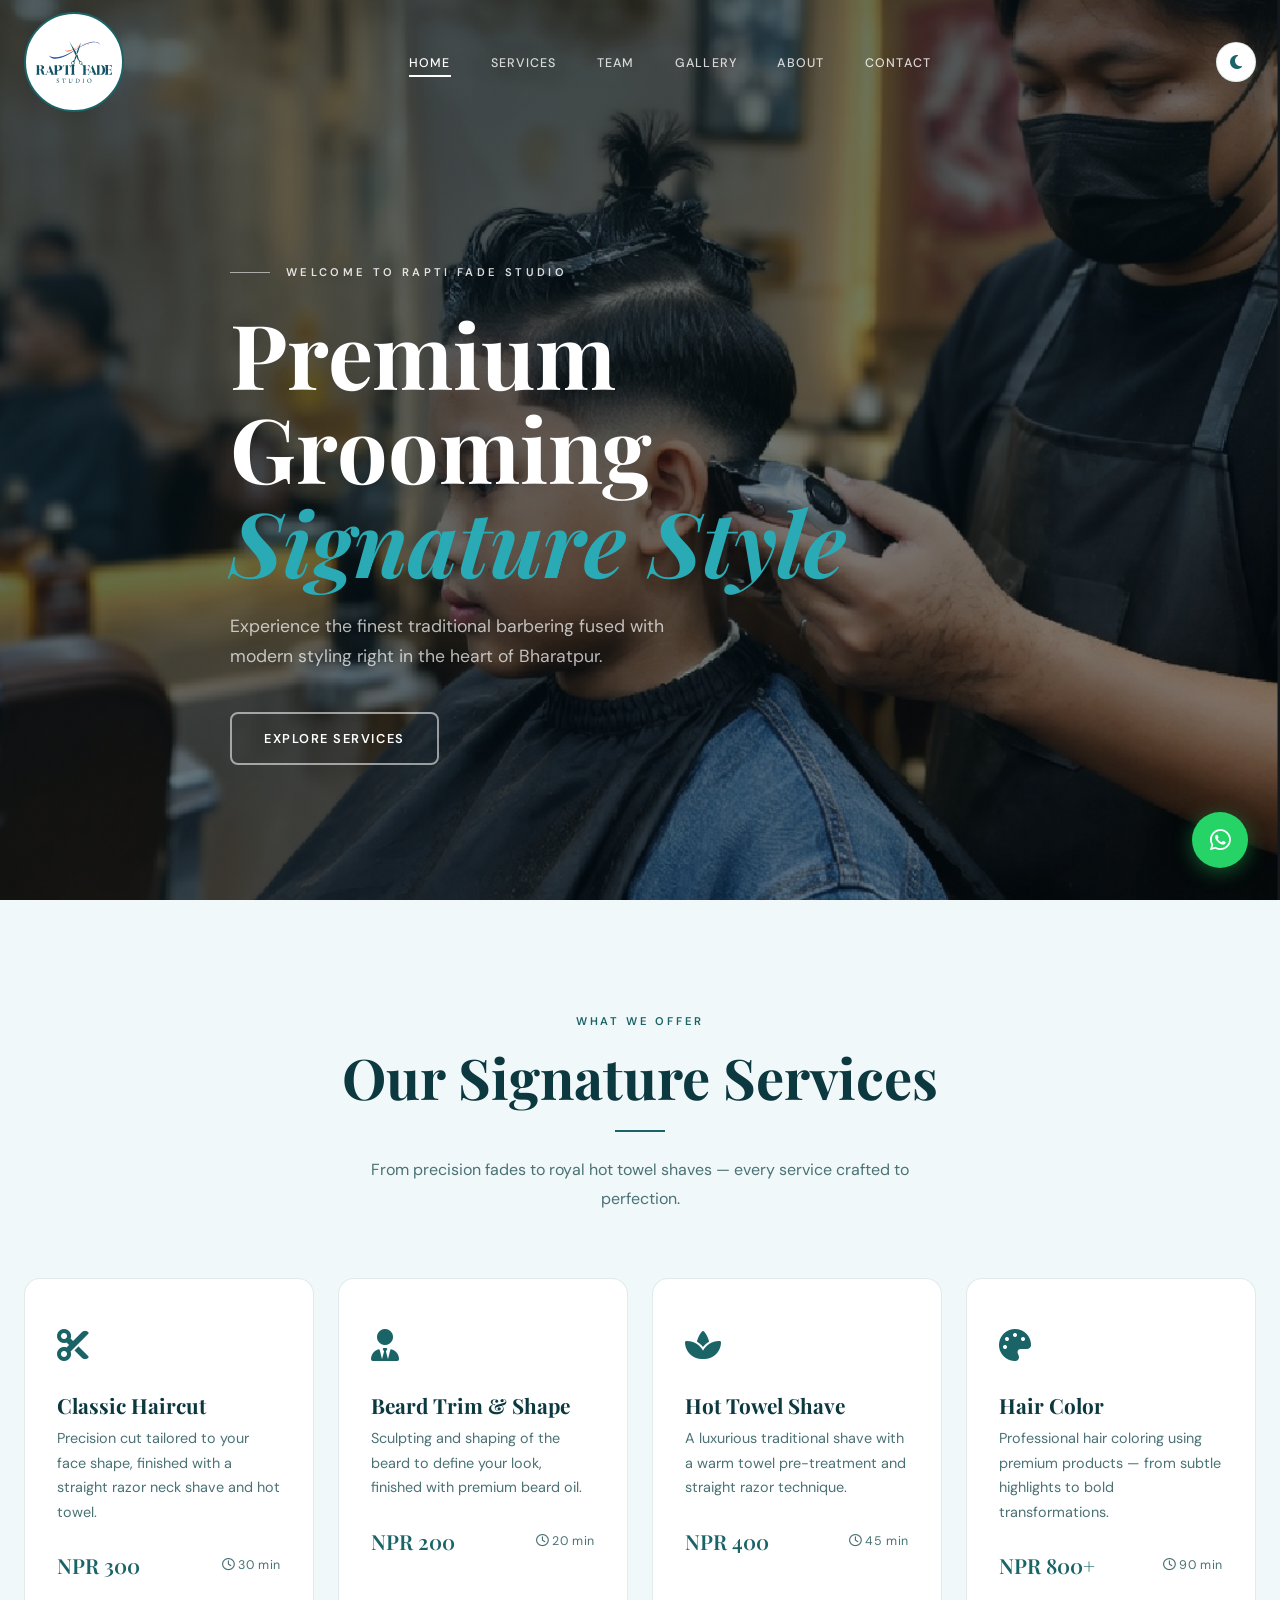
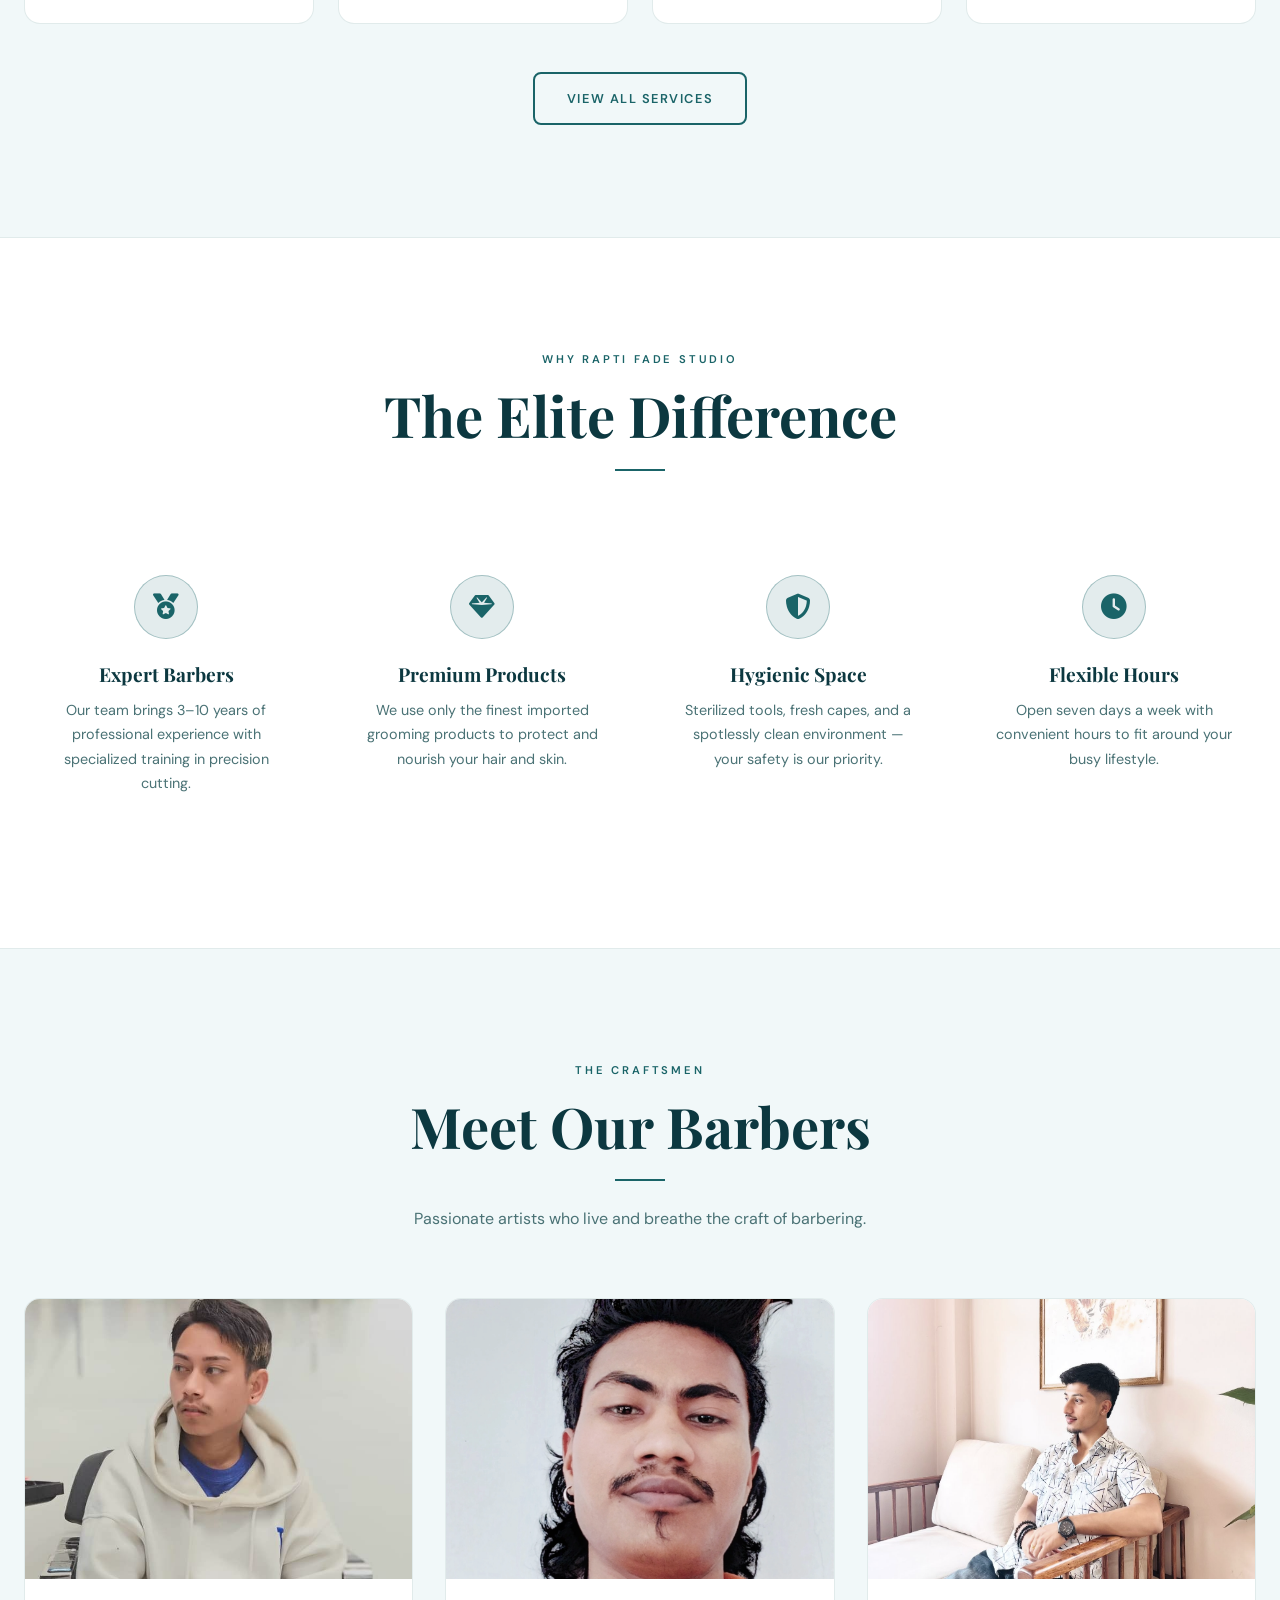
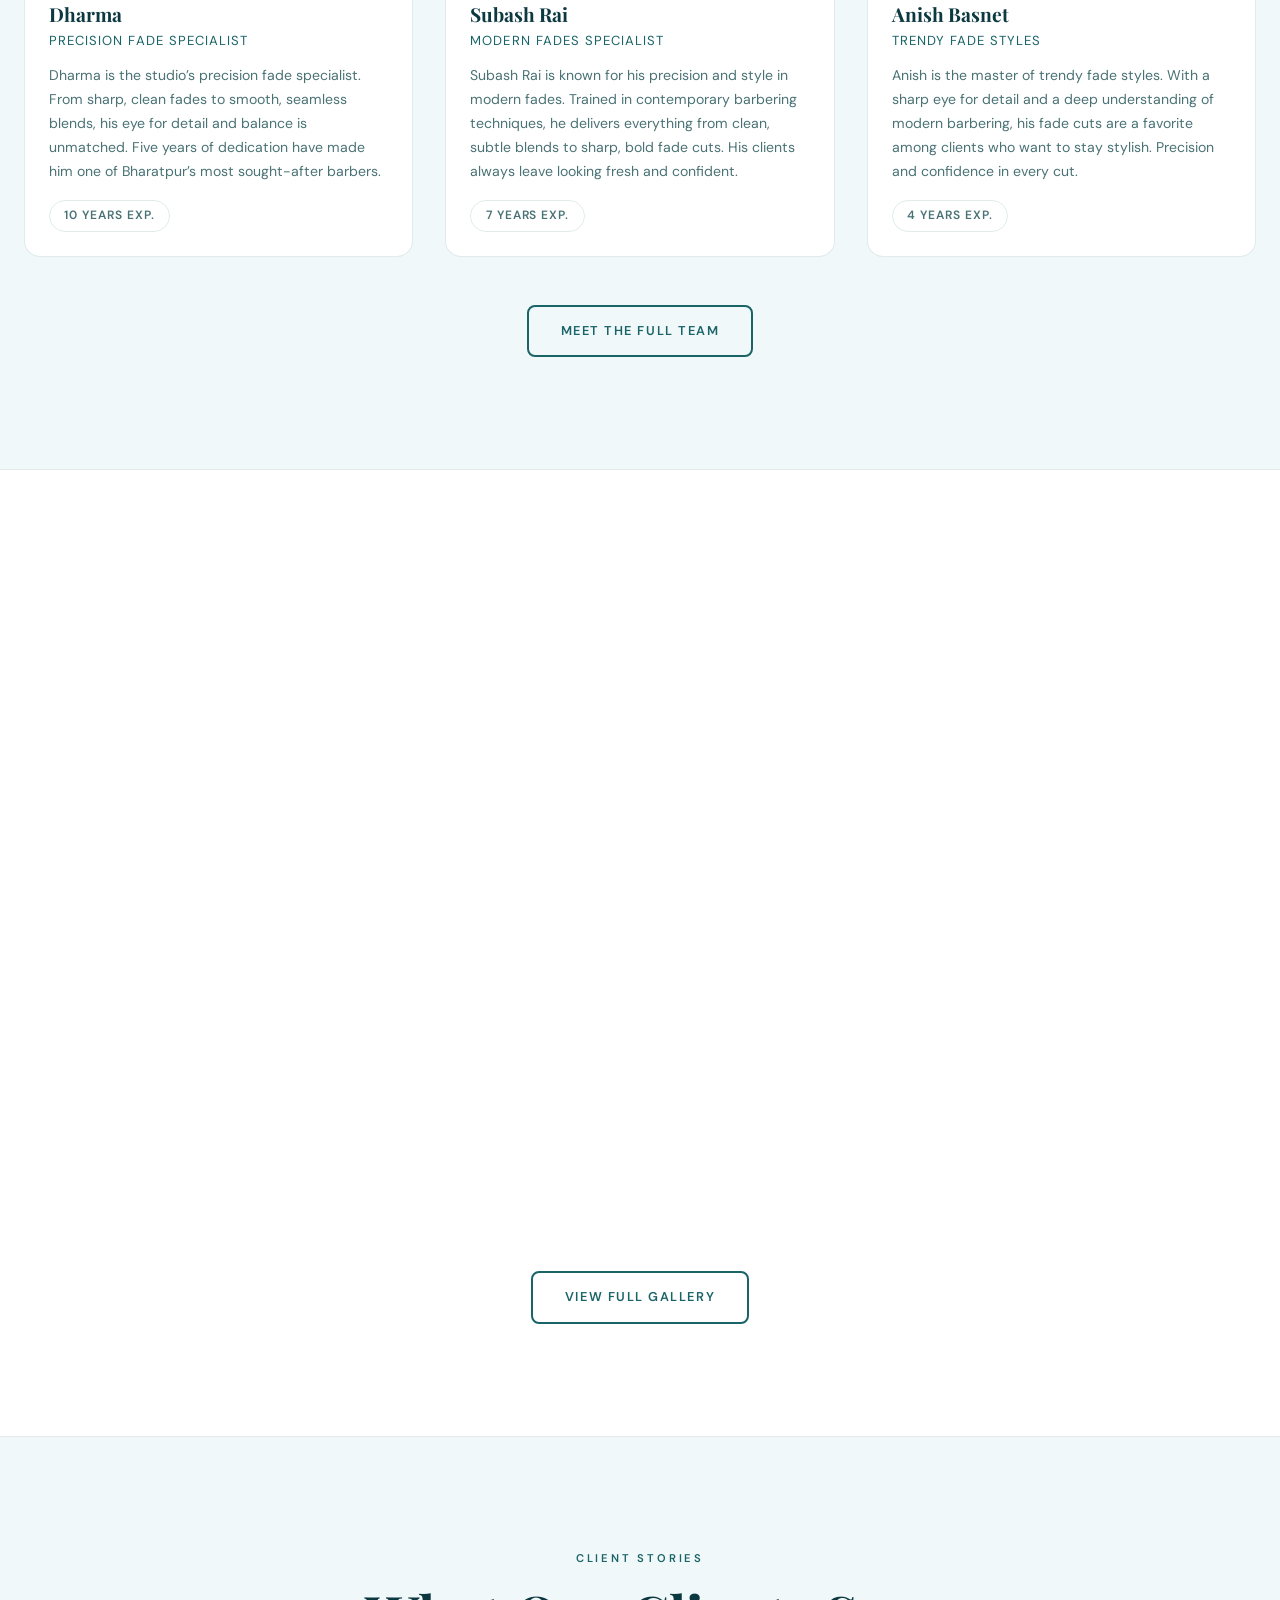
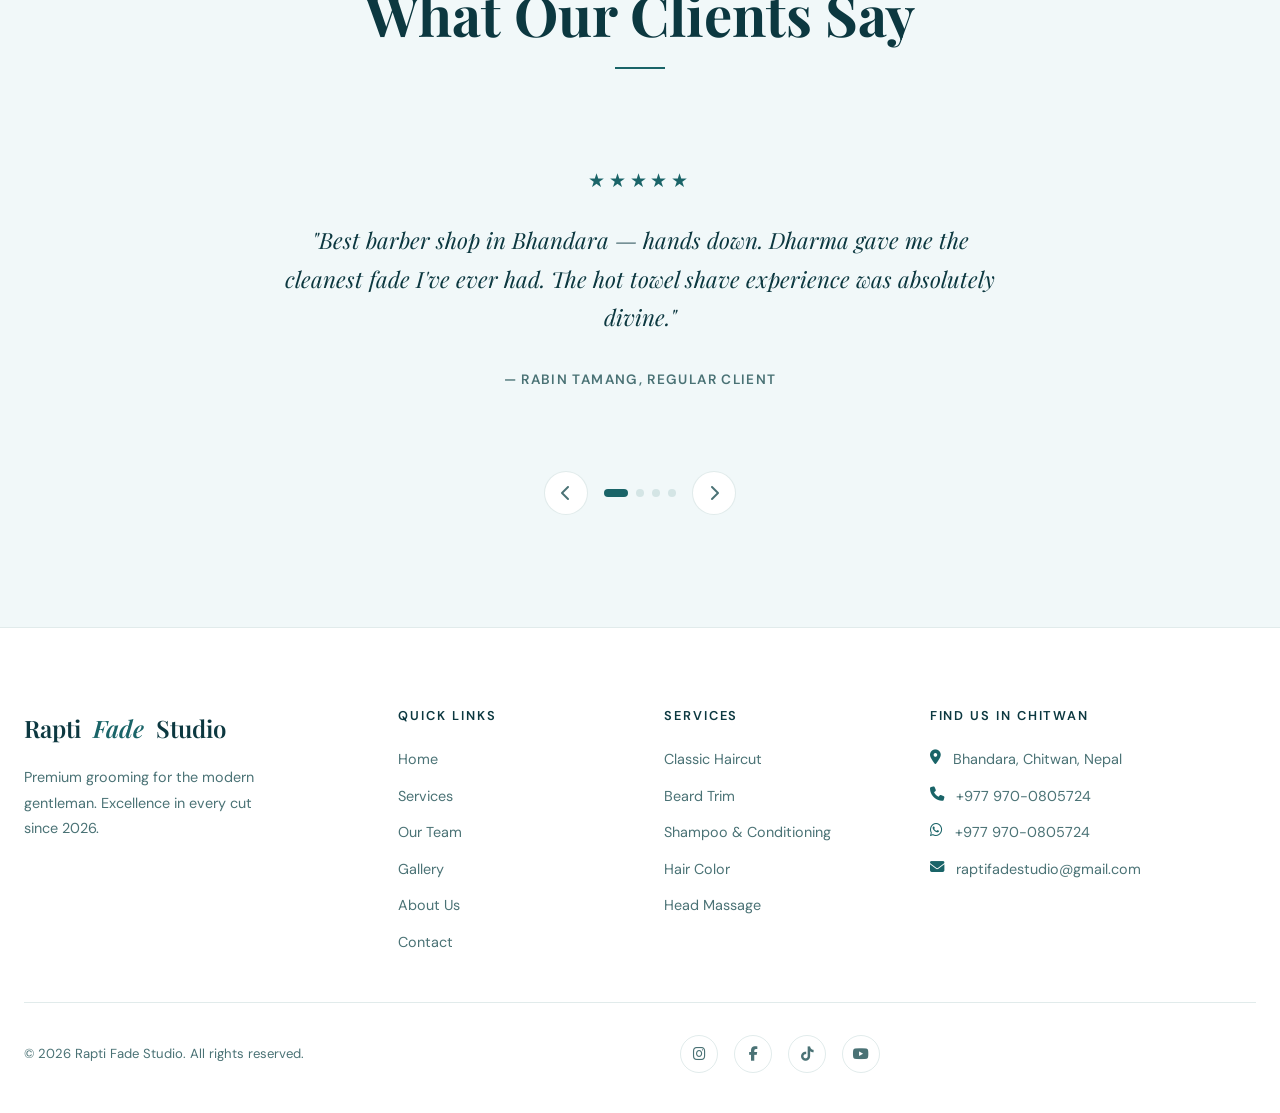
<file: index.html>
<!DOCTYPE html>
<html lang="en" data-theme="light">
<head>
  <meta charset="UTF-8">
  <!-- <link rel="icon" type="image/png" href="assets/logo/favicon.png"> -->
  <link rel="icon" type="image/png" href="https://raptifadestudio.com.np/assets/logo/favicon.png">
  <meta name="viewport" content="width=device-width, initial-scale=1.0">
  
  <title>Rapti Fade Studio | Best Barber Shop in Bhandara, Chitwan</title>
  <meta name="description" content="Rapti Fade Studio offers premium skin fades, beard styling, and hot towel shaves in Bhandara, Chitwan. Expert barbers with 10+ years experience. Book your chair today!">
  <link rel="canonical" href="https://raptifadestudio.com.np/">

  <meta property="og:title" content="Rapti Fade Studio | Premium Grooming in Bhandara">
  <meta property="og:description" content="Experience the finest fades and traditional barbering in Chitwan.">
  <meta property="og:image" content="https://raptifadestudio.com.np/assets/hero/hero.png">
  <meta property="og:url" content="https://raptifadestudio.com.np/">

  <script type="application/ld+json">
  {
    "@context": "https://schema.org",
    "@type": "BarberShop",
    "name": "Rapti Fade Studio",
    "image": "https://raptifadestudio.com.np/assets/logo/logo.svg",
    "address": {
      "@type": "PostalAddress",
      "streetAddress": "Rapti-5, Bhandara (JJ2W+J2F)",
      "addressLocality": "Chitwan",
      "addressRegion": "Bagmati",
      "postalCode": "44200",
      "addressCountry": "NP"
    },
    "geo": {
      "@type": "GeoCoordinates",
      "latitude": 27.6016102,
      "longitude": 84.6449332
    },
    "url": "https://raptifadestudio.com.np",
    "telephone": "+9779700805724",
    "priceRange": "NPR 120 - NPR 12000",
    "openingHoursSpecification": [
      {
        "@type": "OpeningHoursSpecification",
        "dayOfWeek": [
          "Monday",
          "Tuesday",
          "Wednesday",
          "Thursday",
          "Friday",
          "Saturday",
          "Sunday"
        ],
        "opens": "08:00",
        "closes": "20:00"
      }
    ]
  }
  </script>

  <link rel="preconnect" href="https://fonts.googleapis.com">
  <link rel="preconnect" href="https://fonts.gstatic.com" crossorigin>
  <link href="https://fonts.googleapis.com/css2?family=DM+Sans:wght@300;400;500;600&family=Playfair+Display:ital,wght@0,400;0,500;0,700;1,400;1,500&display=swap" rel="stylesheet">
  <link rel="stylesheet" href="https://cdnjs.cloudflare.com/ajax/libs/font-awesome/6.5.1/css/all.min.css" crossorigin="anonymous">
  <link rel="stylesheet" href="css/style.css">
  <script>(function(){var t=localStorage.getItem('ef-theme')||'light';document.documentElement.setAttribute('data-theme',t);})();</script>
</head>
<body class="has-hero">

<!-- ─── NAVBAR ─────────────────────────────────────────────────── -->
<nav class="navbar" id="navbar">
  <div class="container">
    <div class="navbar-inner">
      <a href="/" class="logo">
        <img src="assets/logo/logo.svg" alt="Rapti Fade Studio" onerror="this.style.display='none'">
      </a>
      <ul class="nav-links">
        <li><a href="/" class="nav-link active">Home</a></li>
        <li><a href="/services/" class="nav-link">Services</a></li>
        <li><a href="/team/" class="nav-link">Team</a></li>
        <li><a href="/gallery/" class="nav-link">Gallery</a></li>
        <li><a href="/about/" class="nav-link">About</a></li>
        <li><a href="/contact/" class="nav-link">Contact</a></li>
      </ul>
      <div class="nav-actions">
        <button class="theme-toggle" id="theme-toggle" title="Toggle Theme"><i class="fas fa-sun"></i></button>
        <button class="hamburger" id="hamburger" aria-label="Toggle menu">
          <span></span><span></span><span></span>
        </button>
      </div>
    </div>
  </div>
</nav>

<!-- Mobile Nav -->
<div class="mobile-nav" id="mobile-nav">
<a href="/" class="nav-link active">Home</a>
  <a href="/services/" class="nav-link">Services</a>
  <a href="/team/" class="nav-link">Team</a>
  <a href="/gallery/" class="nav-link">Gallery</a>
  <a href="/about/" class="nav-link">About</a>
  <a href="/contact/" class="nav-link">Contact</a>
</div>

<!-- ─── HERO ───────────────────────────────────────────────────── -->
<section class="hero">
  <div class="hero-bg"></div>
  <div class="hero-overlay"></div>
  <div class="container">
    <div class="hero-content">
      <p class="hero-label">Welcome to Rapti Fade Studio</p>
      <h1 class="hero-title">Premium Grooming<br> <em>Signature Style</em></h1>
      <p class="hero-subtitle">Experience the finest traditional barbering fused with modern styling right in the heart of Bharatpur.</p>
      <div class="hero-cta">
        <a href="/services/" class="btn btn-outline">Explore Services</a>
      </div>
    </div>
  </div>
</section>

<!-- ─── SERVICES PREVIEW ────────────────────────────────────────── -->
<section class="services-preview">
  <div class="container">
    <div class="section-header fade-up">
      <span class="section-label">What We Offer</span>
      <h2 class="section-title">Our Signature Services</h2>
      <div class="section-divider"></div>
      <p class="section-subtitle" style="margin:0 auto">From precision fades to royal hot towel shaves — every service crafted to perfection.</p>
    </div>
    <div class="services-grid">
      <div class="service-card fade-up" data-delay="1">
        <div class="service-icon"><i class="fas fa-cut"></i></div>
        <h3>Classic Haircut</h3>
        <p>Precision cut tailored to your face shape, finished with a straight razor neck shave and hot towel.</p>
        <div class="service-meta">
          <span class="service-price">NPR 300</span>
          <span class="service-duration"><i class="far fa-clock"></i> 30 min</span>
        </div>
      </div>
      <div class="service-card fade-up" data-delay="2">
        <div class="service-icon"><i class="fas fa-user-tie"></i></div>
        <h3>Beard Trim & Shape</h3>
        <p>Sculpting and shaping of the beard to define your look, finished with premium beard oil.</p>
        <div class="service-meta">
          <span class="service-price">NPR 200</span>
          <span class="service-duration"><i class="far fa-clock"></i> 20 min</span>
        </div>
      </div>
      <div class="service-card fade-up" data-delay="3">
        <div class="service-icon"><i class="fas fa-spa"></i></div>
        <h3>Hot Towel Shave</h3>
        <p>A luxurious traditional shave with a warm towel pre-treatment and straight razor technique.</p>
        <div class="service-meta">
          <span class="service-price">NPR 400</span>
          <span class="service-duration"><i class="far fa-clock"></i> 45 min</span>
        </div>
      </div>
      <div class="service-card fade-up" data-delay="4">
        <div class="service-icon"><i class="fas fa-palette"></i></div>
        <h3>Hair Color</h3>
        <p>Professional hair coloring using premium products — from subtle highlights to bold transformations.</p>
        <div class="service-meta">
          <span class="service-price">NPR 800+</span>
          <span class="service-duration"><i class="far fa-clock"></i> 90 min</span>
        </div>
      </div>
    </div>
    <div style="text-align:center;margin-top:3rem" class="fade-up">
      <a href="/services/" class="btn btn-outline">View All Services</a>
    </div>
  </div>
</section>

<!-- ─── WHY CHOOSE US ───────────────────────────────────────────── -->
<section class="why-us">
  <div class="container">
    <div class="section-header fade-up">
      <span class="section-label">Why Rapti Fade Studio</span>
      <h2 class="section-title">The Elite Difference</h2>
      <div class="section-divider"></div>
    </div>
    <div class="why-grid">
      <div class="why-item fade-up" data-delay="1">
        <div class="why-icon"><i class="fas fa-medal"></i></div>
        <h3>Expert Barbers</h3>
        <p>Our team brings 3–10 years of professional experience with specialized training in precision cutting.</p>
      </div>
      <div class="why-item fade-up" data-delay="2">
        <div class="why-icon"><i class="fas fa-gem"></i></div>
        <h3>Premium Products</h3>
        <p>We use only the finest imported grooming products to protect and nourish your hair and skin.</p>
      </div>
      <div class="why-item fade-up" data-delay="3">
        <div class="why-icon"><i class="fas fa-shield-halved"></i></div>
        <h3>Hygienic Space</h3>
        <p>Sterilized tools, fresh capes, and a spotlessly clean environment — your safety is our priority.</p>
      </div>
      <div class="why-item fade-up" data-delay="4">
        <div class="why-icon"><i class="fas fa-clock"></i></div>
        <h3>Flexible Hours</h3>
        <p>Open seven days a week with convenient hours to fit around your busy lifestyle.</p>
      </div>
    </div>
  </div>
</section>

<!-- ─── TEAM TEASER ─────────────────────────────────────────────── -->
<section class="team-teaser">
  <div class="container">
    <div class="section-header fade-up">
      <span class="section-label">The Craftsmen</span>
      <h2 class="section-title">Meet Our Barbers</h2>
      <div class="section-divider"></div>
      <p class="section-subtitle" style="margin:0 auto">Passionate artists who live and breathe the craft of barbering.</p>
    </div>
    <div class="team-grid">
      <div class="team-card fade-up" data-delay="1">
        <img class="team-photo" src="/assets/members/member4.jpeg" alt="Sanjay Tamang">
        <div class="team-info">
          <h3>Dharma</h3>
          <p class="team-role">PRECISION FADE SPECIALIST</p>
          <p class="team-bio">Dharma is the studio’s precision fade specialist. From sharp, clean fades to smooth, seamless blends, his eye for detail and balance is unmatched. Five years of dedication have made him one of Bharatpur’s most sought-after barbers.</p>
          <span class="team-exp">10 Years Exp.</span>
        </div>
      </div>
      <div class="team-card fade-up" data-delay="2">
        <img class="team-photo" src="/assets/members/member3.jpeg" alt="Sanjay Tamang">
        <div class="team-info">
          <h3>Subash Rai</h3>
          <p class="team-role">MODERN FADES SPECIALIST</p>
          <p class="team-bio">Subash Rai is known for his precision and style in modern fades. Trained in contemporary barbering techniques, he delivers everything from clean, subtle blends to sharp, bold fade cuts. His clients always leave looking fresh and confident.</p>
          <span class="team-exp">7 Years Exp.</span>
        </div>
      </div>
      <div class="team-card fade-up" data-delay="3">
        <img class="team-photo" src="/assets/members/member5.jpeg" alt="Bikash Rai">
        <div class="team-info">
          <h3>Anish Basnet</h3>
          <p class="team-role">Trendy fade styles</p>
          <p class="team-bio">Anish is the master of trendy fade styles. With a sharp eye for detail and a deep understanding of modern barbering, his fade cuts are a favorite among clients who want to stay stylish. Precision and confidence in every cut.</p>
          <span class="team-exp">4 Years Exp.</span>
        </div>
      </div>
    </div>
    <div style="text-align:center;margin-top:3rem" class="fade-up">
      <a href="/team/" class="btn btn-outline">Meet the Full Team</a>
    </div>
  </div>
</section>

<!-- ─── GALLERY HIGHLIGHT ───────────────────────────────────────── -->
<section class="gallery-highlight">
  <div class="container">
    <div class="section-header fade-up">
      <span class="section-label">Our Work</span>
      <h2 class="section-title">A Glimpse of Excellence</h2>
      <div class="section-divider"></div>
    </div>
    <div class="gallery-grid-home fade-up">
      <img src="assets/gallery/gallery1.png" alt="Haircut 1">
      <img src="assets/gallery/gallery2.png" alt="Haircut 2">
      <img src="assets/gallery/gallery3.png" alt="Haircut 3">
      <img src="assets/gallery/gallery5.png" alt="Haircut 4">
      <img src="assets/gallery/gallery9.png" alt="Haircut 5">
      <img src="assets/gallery/gallery8.png" alt="Haircut 6">
    </div>
    <div style="text-align:center" class="fade-up">
      <a href="/gallery/" class="btn btn-outline">View Full Gallery</a>
    </div>
  </div>
</section>

<!-- ─── TESTIMONIALS ────────────────────────────────────────────── -->
<section class="testimonials">
  <div class="container">
    <div class="section-header fade-up">
      <span class="section-label">Client Stories</span>
      <h2 class="section-title">What Our Clients Say</h2>
      <div class="section-divider"></div>
    </div>
    <div class="testimonial-wrapper fade-up">
      <div class="testimonial-slide active">
        <div class="testimonial-stars">★★★★★</div>
        <p class="testimonial-text">"Best barber shop in Bhandara — hands down. Dharma gave me the cleanest fade I've ever had. The hot towel shave experience was absolutely divine."</p>
        <p class="testimonial-author">— Rabin Tamang, Regular Client</p>
      </div>
      <div class="testimonial-slide">
        <div class="testimonial-stars">★★★★★</div>
        <p class="testimonial-text">"The ambience, the service, the attention to detail — Rapti Fade Studio is in a league of its own. I've been coming every two weeks for three years and never left disappointed."</p>
        <p class="testimonial-author">— Sachin Rai, Loyal Client</p>
      </div>
      <div class="testimonial-slide">
        <div class="testimonial-stars">★★★★★</div>
        <p class="testimonial-text">"Subash shaped my beard perfectly. He actually listened to what I wanted and delivered beyond expectations. Premium experience at a fair price."</p>
        <p class="testimonial-author">— Safal Gurung, First-time Visitor</p>
      </div>
      <div class="testimonial-slide">
        <div class="testimonial-stars">★★★★★</div>
        <p class="testimonial-text">"Anish transformed my look completely with a hair colour treatment. The staff here are true professionals who genuinely care about the craft."</p>
        <p class="testimonial-author">— John Syangtan, Monthly Client</p>
      </div>
      <div class="testimonial-nav">
        <button class="t-btn" id="t-prev"><i class="fas fa-chevron-left"></i></button>
        <div class="t-dots">
          <div class="t-dot active"></div>
          <div class="t-dot"></div>
          <div class="t-dot"></div>
          <div class="t-dot"></div>
        </div>
        <button class="t-btn" id="t-next"><i class="fas fa-chevron-right"></i></button>
      </div>
    </div>
  </div>
</section>

<!-- ─── FOOTER ──────────────────────────────────────────────────── -->
<footer class="footer">
  <div class="container">
    <div class="footer-grid">
      <div class="footer-brand">
        <a href="/" class="logo">Rapti <span>Fade</span>Studio</a>
        <p>Premium grooming for the modern gentleman. Excellence in every cut since 2026.</p>
      </div>
      <div class="footer-col">
        <h4>Quick Links</h4>
        <ul>
          <li><a href="/">Home</a></li>
          <li><a href="/services/">Services</a></li>
          <li><a href="/team/">Our Team</a></li>
          <li><a href="/gallery/">Gallery</a></li>
          <li><a href="/about/">About Us</a></li>
          <li><a href="/contact/">Contact</a></li>
        </ul>
      </div>
      <div class="footer-col">
        <h4>Services</h4>
        <ul>
          <li><a href="/services/">Classic Haircut</a></li>
          <li><a href="/services/">Beard Trim</a></li>
          <li><a href="/services/">Shampoo &amp; Conditioning</a></li>
          <li><a href="/services/">Hair Color</a></li>
          <li><a href="/services/">Head Massage</a></li>
        </ul>
      </div>
      <div class="footer-col footer-contact">
        <h4>Find Us in Chitwan</h4>
        <ul>
          <!-- <li><i class="fas fa-map-marker-alt"></i> Bhandara, Chitwan, Nepal</li>
          <li><i class="fas fa-phone"></i> +977 970-0805724</li>
          <li><i class="fab fa-whatsapp"></i> +977 970-0805724</li>
          <li><i class="fas fa-envelope"></i> raptifadestudio@gmail.com</li> -->
          <li><i class="fas fa-map-marker-alt"></i> <address style="display:inline; font-style:normal;">Bhandara, Chitwan, Nepal</address></li>
          <li><i class="fas fa-phone"></i> <a href="tel:+9779700805724">+977 970-0805724</a></li>
          <li><i class="fab fa-whatsapp"></i> <a href="https://wa.me/9779700805724">+977 970-0805724</a></li>
          <li><i class="fas fa-envelope"></i> <a href="mailto:raptifadestudio@gmail.com">raptifadestudio@gmail.com</a></li>
        </ul>
      </div>
    </div>
    <div class="footer-bottom">
      <p class="footer-copy">
        &copy; <span id="current-year">2026</span> Rapti Fade Studio. All rights reserved.
      </p>
      <div class="social-links">
        <a href="https://www.instagram.com/raptifadestudio" aria-label="Instagram"><i class="fab fa-instagram"></i></a>
        <a href="https://www.facebook.com/Raptifadestudio" aria-label="Facebook"><i class="fab fa-facebook-f"></i></a>
        <a href="https://www.tiktok.com/@raptifadestudio"  aria-label="TikTok"><i class="fab fa-tiktok"></i></a>
        <a href="https://www.youtube.com/@RaptiFadeStudio"  aria-label="YouTube"><i class="fab fa-youtube"></i>
        <!-- <a href="#" aria-label="Twitter"><i class="fab fa-twitter"></i></a> -->
      </div>
    </div>
  </div>
</footer>

<a href="https://wa.me/9779700805724" class="wa-fab" target="_blank" rel="noopener" aria-label="WhatsApp">
  <i class="fab fa-whatsapp"></i>
</a>

<script src="js/script.js"></script>
</body>
</html>
</file>
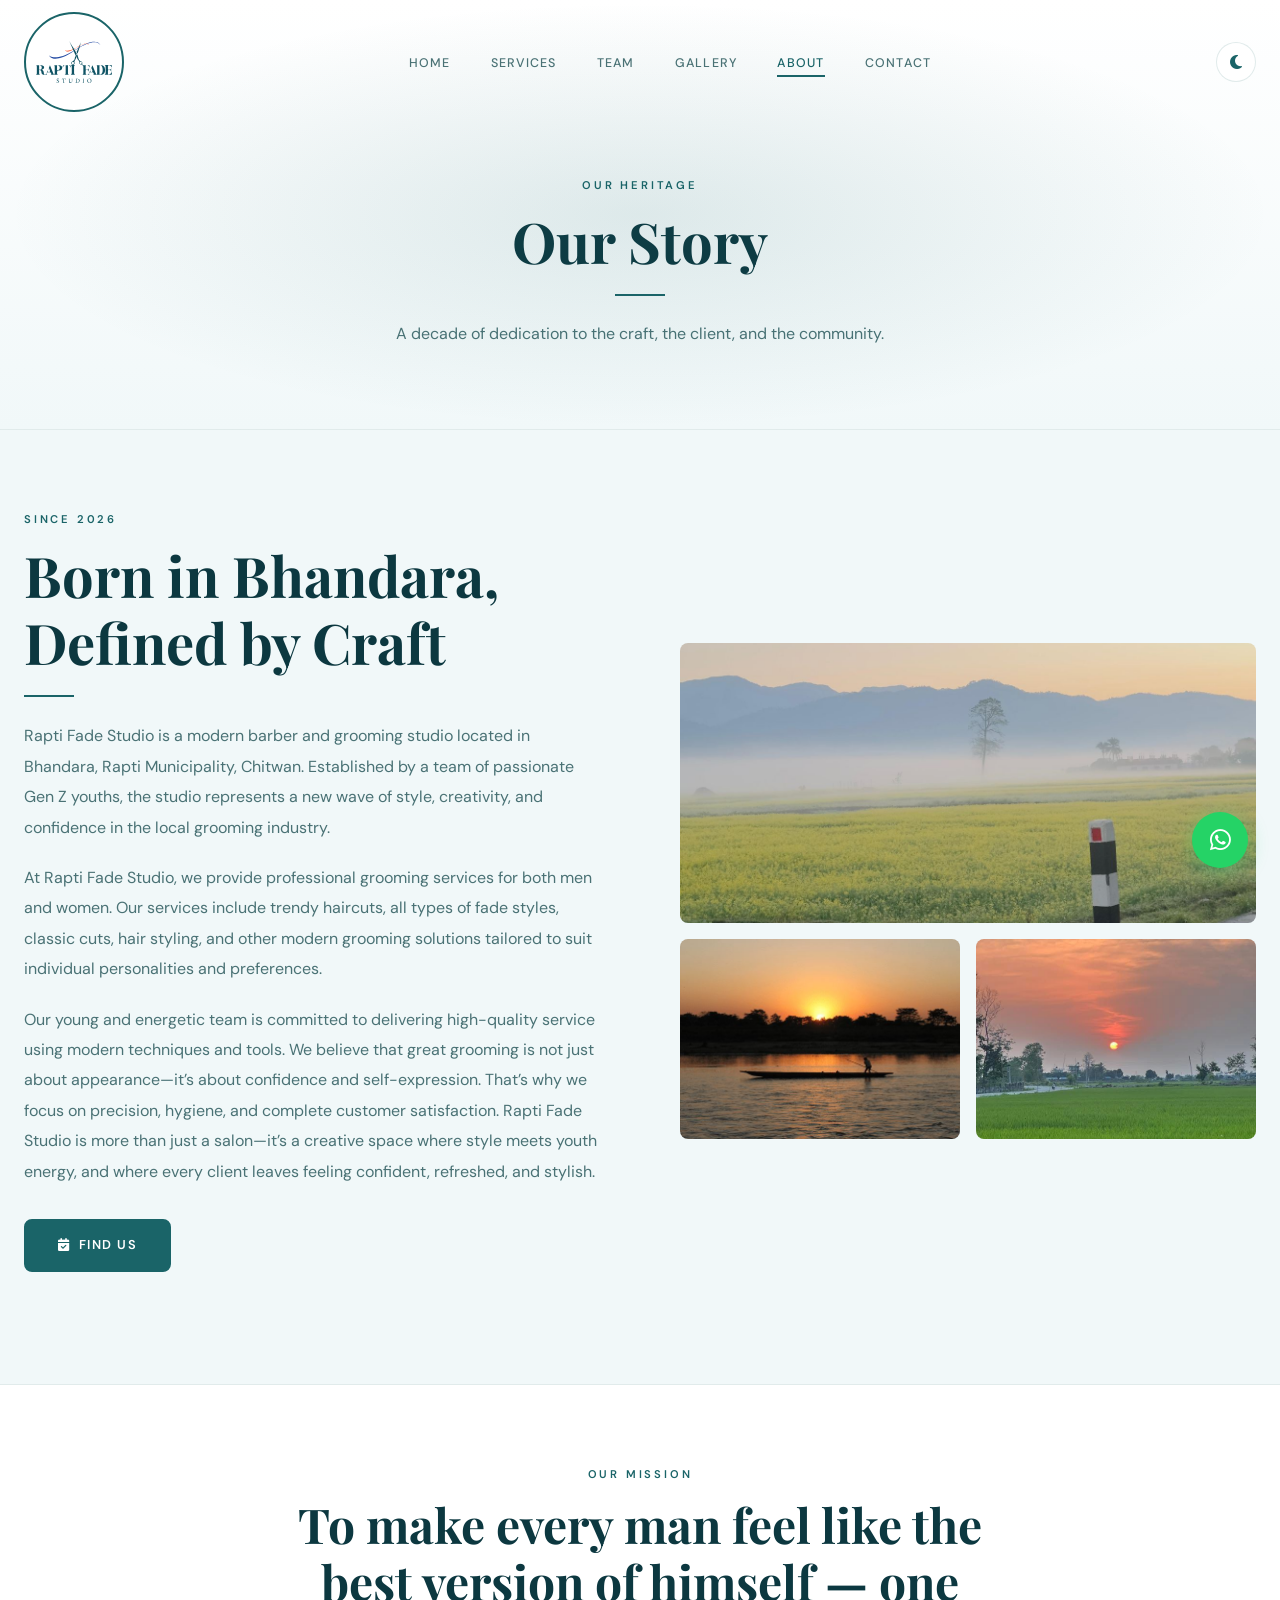
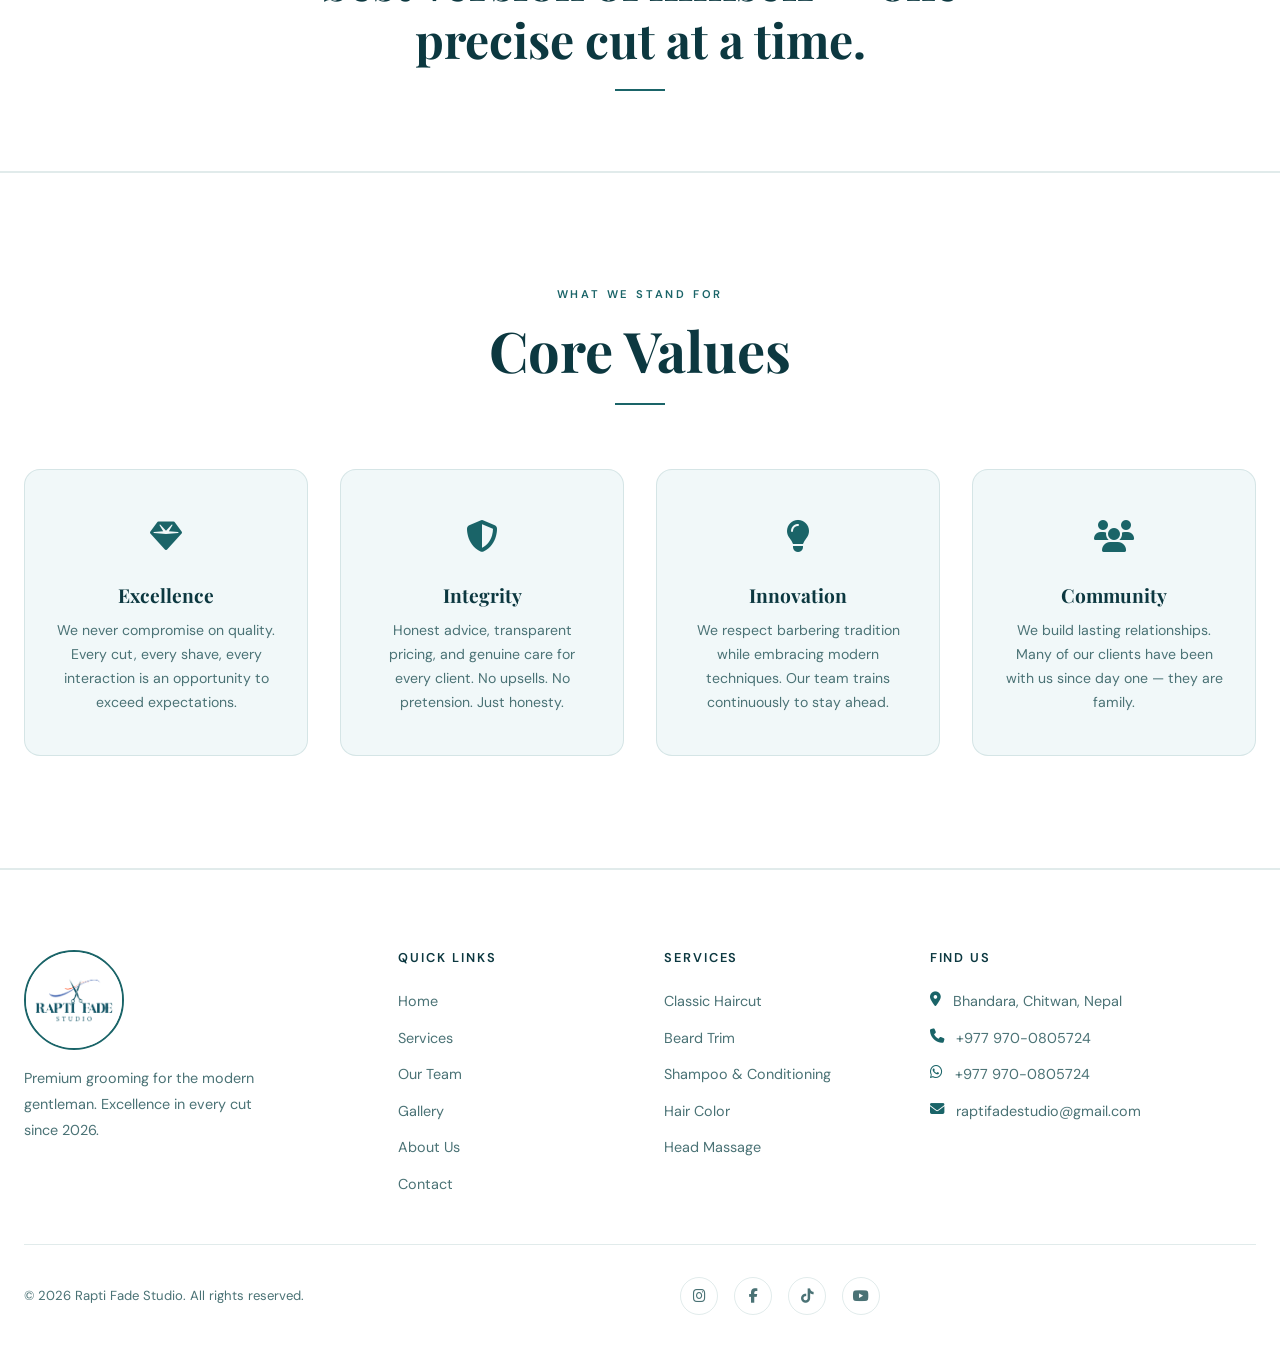
<file: about/index.html>
<!-- <!DOCTYPE html>
<html lang="en" data-theme="dark">
<head>
  <meta charset="UTF-8">
  <meta name="viewport" content="width=device-width, initial-scale=1.0">
  <link rel="icon" type="image/png" href="/assets/logo/favicon.png">
  <title>About Us | Rapti Fade Studio</title>
  <meta name="description" content="The story behind Elite Fade — Bharatpur's premium grooming studio, founded in Bharatpur, Chitwan in 2026.">
  <link rel="preconnect" href="https://fonts.googleapis.com">
  <link rel="preconnect" href="https://fonts.gstatic.com" crossorigin>
  <link href="https://fonts.googleapis.com/css2?family=DM+Sans:wght@300;400;500;600&family=Playfair+Display:ital,wght@0,400;0,500;0,700;1,400;1,500&display=swap" rel="stylesheet">
  <link rel="stylesheet" href="https://cdnjs.cloudflare.com/ajax/libs/font-awesome/6.5.1/css/all.min.css" crossorigin="anonymous">
  <link rel="stylesheet" href="/css/style.css">
  <script>(function(){var t=localStorage.getItem('ef-theme')||'dark';document.documentElement.setAttribute('data-theme',t);})();</script>
</head> -->
<!DOCTYPE html>
<html lang="en" data-theme="dark">
<head>
  <link rel="icon" type="image/png" href="/assets/logo/favicon.png">
  <meta charset="UTF-8">
  <meta name="viewport" content="width=device-width, initial-scale=1.0">
  
  <title>About Us | The Story of Rapti Fade Studio Bhandara</title>
  <meta name="description" content="Discover the passion behind Rapti Fade Studio. Founded in 2026, we bring world-class barbering and premium grooming to the heart of Bhandara, Chitwan.">
  <link rel="canonical" href="https://raptifadestudio.com.np/about/">

  <script type="application/ld+json">
  {
    "@context": "https://schema.org",
    "@type": "AboutPage",
    "mainEntity": {
      "@type": "BarberShop",
      "name": "Rapti Fade Studio",
      "description": "A premium barber shop in Bhandara specializing in precision fades, traditional shaves, and modern men's grooming.",
      "foundingDate": "2026",
      "areaServed": "Bhandara, Chitwan, Nepal",
      "knowsAbout": ["Haircutting", "Beard Styling", "Skin Fades", "Traditional Shaving"]
    }
  }
  </script>

  <link rel="preconnect" href="https://fonts.googleapis.com">
  <link rel="preconnect" href="https://fonts.gstatic.com" crossorigin>
  <link href="https://fonts.googleapis.com/css2?family=DM+Sans:wght@300;400;500;600&family=Playfair+Display:ital,wght@0,400;0,500;0,700;1,400;1,500&display=swap" rel="stylesheet">
  <link rel="stylesheet" href="https://cdnjs.cloudflare.com/ajax/libs/font-awesome/6.5.1/css/all.min.css" crossorigin="anonymous">
  <link rel="stylesheet" href="/css/style.css">
  <script>(function(){var t=localStorage.getItem('ef-theme')||'dark';document.documentElement.setAttribute('data-theme',t);})();</script>
</head>
<body>

<nav class="navbar" id="navbar">
  <div class="container">
    <div class="navbar-inner">
      <a href="/" class="logo">
        <img 
          src="/assets/logo/logo.svg" 
          alt="Elite Fade" 
          width="220" 
          height="60"
          onerror="this.style.display='none'; console.log('Logo failed to load');">
        <!-- <span class="logo-text">Elite <span class="fade">Fade</span></span> -->
      </a>
      <ul class="nav-links">
        <li><a href="/" class="nav-link">Home</a></li>
        <li><a href="/services/" class="nav-link">Services</a></li>
        <li><a href="/team/" class="nav-link">Team</a></li>
        <li><a href="/gallery/" class="nav-link">Gallery</a></li>
        <li><a href="/about/" class="nav-link active">About</a></li>
        <li><a href="/contact/" class="nav-link">Contact</a></li>
      </ul>
      <div class="nav-actions">
        <button class="theme-toggle" id="theme-toggle" title="Toggle Theme"><i class="fas fa-sun"></i></button>
        <!-- <a href="/contact/" class="btn btn-gold">Book Now</a> -->
        <button class="hamburger" id="hamburger" aria-label="Toggle menu">
          <span></span><span></span><span></span>
        </button>
      </div>
    </div>
  </div>
</nav>
<div class="mobile-nav" id="mobile-nav">
  <a href="/" class="nav-link">Home</a>
  <a href="/services/" class="nav-link">Services</a>
  <a href="/team/" class="nav-link">Team</a>
  <a href="/gallery/" class="nav-link">Gallery</a>
  <a href="/about/" class="nav-link active">About</a>
  <a href="/contact/" class="nav-link">Contact</a>
  <!-- <a href="/contact/" class="btn btn-gold">Book Now</a> -->
</div>

<section class="page-hero">
  <div class="container">
    <span class="section-label">Our Heritage</span>
    <h1 class="section-title">Our Story</h1>
    <div class="section-divider" style="margin:0 auto 1.5rem"></div>
    <p class="section-subtitle" style="margin:0 auto">A decade of dedication to the craft, the client, and the community.</p>
  </div>
</section>

<!-- ─── STORY ────────────────────────────────────────────────────── -->
<section class="about-story">
  <div class="container">
    <div class="about-story-grid">
      <div class="about-story-text fade-up">
        <span class="section-label">Since 2026</span>
        <h2 class="section-title">Born in Bhandara,<br>Defined by Craft</h2>
        <div class="section-divider"></div>
        <p>Rapti Fade Studio is a modern barber and grooming studio located in Bhandara, Rapti Municipality, Chitwan. Established by a team of passionate Gen Z youths, the studio represents a new wave of style, creativity, and confidence in the local grooming industry.</p>
        <p>At Rapti Fade Studio, we provide professional grooming services for both men and women. Our services include trendy haircuts, all types of fade styles, classic cuts, hair styling, and other modern grooming solutions tailored to suit individual personalities and preferences.</p>
        <p>Our young and energetic team is committed to delivering high-quality service using modern techniques and tools. We believe that great grooming is not just about appearance—it’s about confidence and self-expression. That’s why we focus on precision, hygiene, and complete customer satisfaction.

Rapti Fade Studio is more than just a salon—it’s a creative space where style meets youth energy, and where every client leaves feeling confident, refreshed, and stylish.</p>
        <div style="margin-top:2rem">
          <a href="/contact/" class="btn btn-gold"><i class="fas fa-calendar-check"></i> Find Us</a>
        </div>
      </div>
      <div class="about-images fade-up" data-delay="2">
        <img src="/assets/about/about1.jpeg" alt="Elite Fade interior">
        <img src="/assets/about/about2.jpeg" alt="Barber tools">
        <img src="/assets/about/about3.jpeg" alt="Haircut close-up">
      </div>
    </div>
  </div>
</section>

<!-- ─── MISSION ───────────────────────────────────────────────────── -->
<section style="padding:5rem 0;background:var(--bg-card);border-top:1px solid var(--border);border-bottom:1px solid var(--border)">
  <div class="container" style="text-align:center;max-width:800px">
    <div class="fade-up">
      <span class="section-label">Our Mission</span>
      <h2 class="section-title" style="font-size:clamp(1.8rem,4vw,3rem)">To make every man feel like the best version of himself — one precise cut at a time.</h2>
      <div class="section-divider" style="margin:0 auto"></div>
    </div>
  </div>
</section>

<!-- ─── VALUES ────────────────────────────────────────────────────── -->
<section class="values-section">
  <div class="container">
    <div class="section-header fade-up">
      <span class="section-label">What We Stand For</span>
      <h2 class="section-title">Core Values</h2>
      <div class="section-divider"></div>
    </div>
    <div class="values-grid">
      <div class="value-card fade-up" data-delay="1">
        <div class="value-icon"><i class="fas fa-gem"></i></div>
        <h3>Excellence</h3>
        <p>We never compromise on quality. Every cut, every shave, every interaction is an opportunity to exceed expectations.</p>
      </div>
      <div class="value-card fade-up" data-delay="2">
        <div class="value-icon"><i class="fas fa-shield-halved"></i></div>
        <h3>Integrity</h3>
        <p>Honest advice, transparent pricing, and genuine care for every client. No upsells. No pretension. Just honesty.</p>
      </div>
      <div class="value-card fade-up" data-delay="3">
        <div class="value-icon"><i class="fas fa-lightbulb"></i></div>
        <h3>Innovation</h3>
        <p>We respect barbering tradition while embracing modern techniques. Our team trains continuously to stay ahead.</p>
      </div>
      <div class="value-card fade-up" data-delay="4">
        <div class="value-icon"><i class="fas fa-users"></i></div>
        <h3>Community</h3>
        <p>We build lasting relationships. Many of our clients have been with us since day one — they are family.</p>
      </div>
    </div>
  </div>
</section>

<!-- ─── TIMELINE ──────────────────────────────────────────────────── -->
<!-- <section class="timeline-section">
  <div class="container">
    <div class="section-header fade-up">
      <span class="section-label">A Decade of Growth</span>
      <h2 class="section-title">Our Journey</h2>
      <div class="section-divider"></div>
    </div>
    <div class="timeline">
      <div class="timeline-item fade-up">
        <div class="timeline-year">2026</div>
        <h3>The Beginning</h3>
        <p>Raj Kumar opens Elite Fade with two barber chairs and a bold vision — to give Bharatpur the premium barber studio it deserved.</p>
      </div>
      <div class="timeline-item fade-up">
        <div class="timeline-year">2017</div>
        <h3>Expansion</h3>
        <p>Growing demand leads to a full studio renovation — from 2 chairs to 6, with a dedicated hot towel shave station and VIP lounge.</p>
      </div>
      <div class="timeline-item fade-up">
        <div class="timeline-year">2019</div>
        <h3>Award Winning</h3>
        <p>Voted "Best Men's Grooming Studio in Bharatpur" — recognition that validated every late night and every ounce of effort poured into this craft.</p>
      </div>
      <div class="timeline-item fade-up">
        <div class="timeline-year">2022</div>
        <h3>Elite Fade 2.0</h3>
        <p>A full luxury renovation transforms the studio into the sleek, premium space it is today — a true destination for the modern Nepali gentleman.</p>
      </div>
      <div class="timeline-item fade-up">
        <div class="timeline-year">2025</div>
        <h3>A Decade of Excellence</h3>
        <p>Ten years strong. Six elite barbers. Thousands of satisfied clients. And the same burning passion that started it all. The journey continues.</p>
      </div>
    </div>
  </div> -->
<!-- </section> -->

<footer class="footer">
  <div class="container">
    <div class="footer-grid">
      <div class="footer-brand">
        <a href="/" class="logo">
        <img src="/assets/logo/logo.png" alt="Rapti Fade Studio" onerror="this.style.display='none'">
      </a>
        <!-- <a href="/" class="logo">Elite <span>Fade</span></a> -->
          
        <p>Premium grooming for the modern gentleman. Excellence in every cut since 2026.</p>
      </div>
      <div class="footer-col">
        <h4>Quick Links</h4>
        <ul>
          <li><a href="/">Home</a></li>
          <li><a href="/services/">Services</a></li>
          <li><a href="/team/">Our Team</a></li>
          <li><a href="/gallery/">Gallery</a></li>
          <li><a href="/about/">About Us</a></li>
          <li><a href="/contact/">Contact</a></li>
        </ul>
      </div>
      <div class="footer-col">
        <h4>Services</h4>
        <ul>
          <li><a href="/services/">Classic Haircut</a></li>
          <li><a href="/services/">Beard Trim</a></li>
          <li><a href="/services/">Shampoo &amp; Conditioning</a></li>
          <li><a href="/services/">Hair Color</a></li>
          <li><a href="/services/">Head Massage</a></li>
        </ul>
      </div>
      <div class="footer-col footer-contact">
        <h4>Find Us</h4>
        <ul>
          <!-- <li><i class="fas fa-map-marker-alt"></i> Bhandara, Chitwan, Nepal</li>
          <li><i class="fas fa-phone"></i> +977 970-0805724</li>
          <li><i class="fab fa-whatsapp"></i> +977 970-0805724</li>
          <li><i class="fas fa-envelope"></i> raptifadestudio@gmail.com</li> -->
          <li><i class="fas fa-map-marker-alt"></i> <address style="display:inline; font-style:normal;">Bhandara, Chitwan, Nepal</address></li>
          <li><i class="fas fa-phone"></i> <a href="tel:+9779700805724">+977 970-0805724</a></li>
          <li><i class="fab fa-whatsapp"></i> <a href="https://wa.me/9779700805724">+977 970-0805724</a></li>
          <li><i class="fas fa-envelope"></i> <a href="mailto:raptifadestudio@gmail.com">raptifadestudio@gmail.com</a></li>
        </ul>
      </div>
    </div>
    <div class="footer-bottom">
      <p class="footer-copy">
        &copy; <span id="current-year">2026</span> Rapti Fade Studio. All rights reserved.
      </p>
      <div class="social-links">
        <a href="https://www.instagram.com/raptifadestudio" aria-label="Instagram"><i class="fab fa-instagram"></i></a>
        <a href="https://www.facebook.com/Raptifadestudio" aria-label="Facebook"><i class="fab fa-facebook-f"></i></a>
        <a href="https://www.tiktok.com/@raptifadestudio"  aria-label="TikTok"><i class="fab fa-tiktok"></i></a>
        <a href="https://www.youtube.com/@RaptiFadeStudio"  aria-label="YouTube"><i class="fab fa-youtube"></i>
        <!-- <a href="#" aria-label="Twitter"><i class="fab fa-twitter"></i></a> -->
      </div>
    </div>
  </div>
</footer>

<a href="https://wa.me/9779700805724" class="wa-fab" target="_blank" rel="noopener" aria-label="WhatsApp"><i class="fab fa-whatsapp"></i></a>
<script src="/js/script.js"></script>
</body>
</html>
</file>
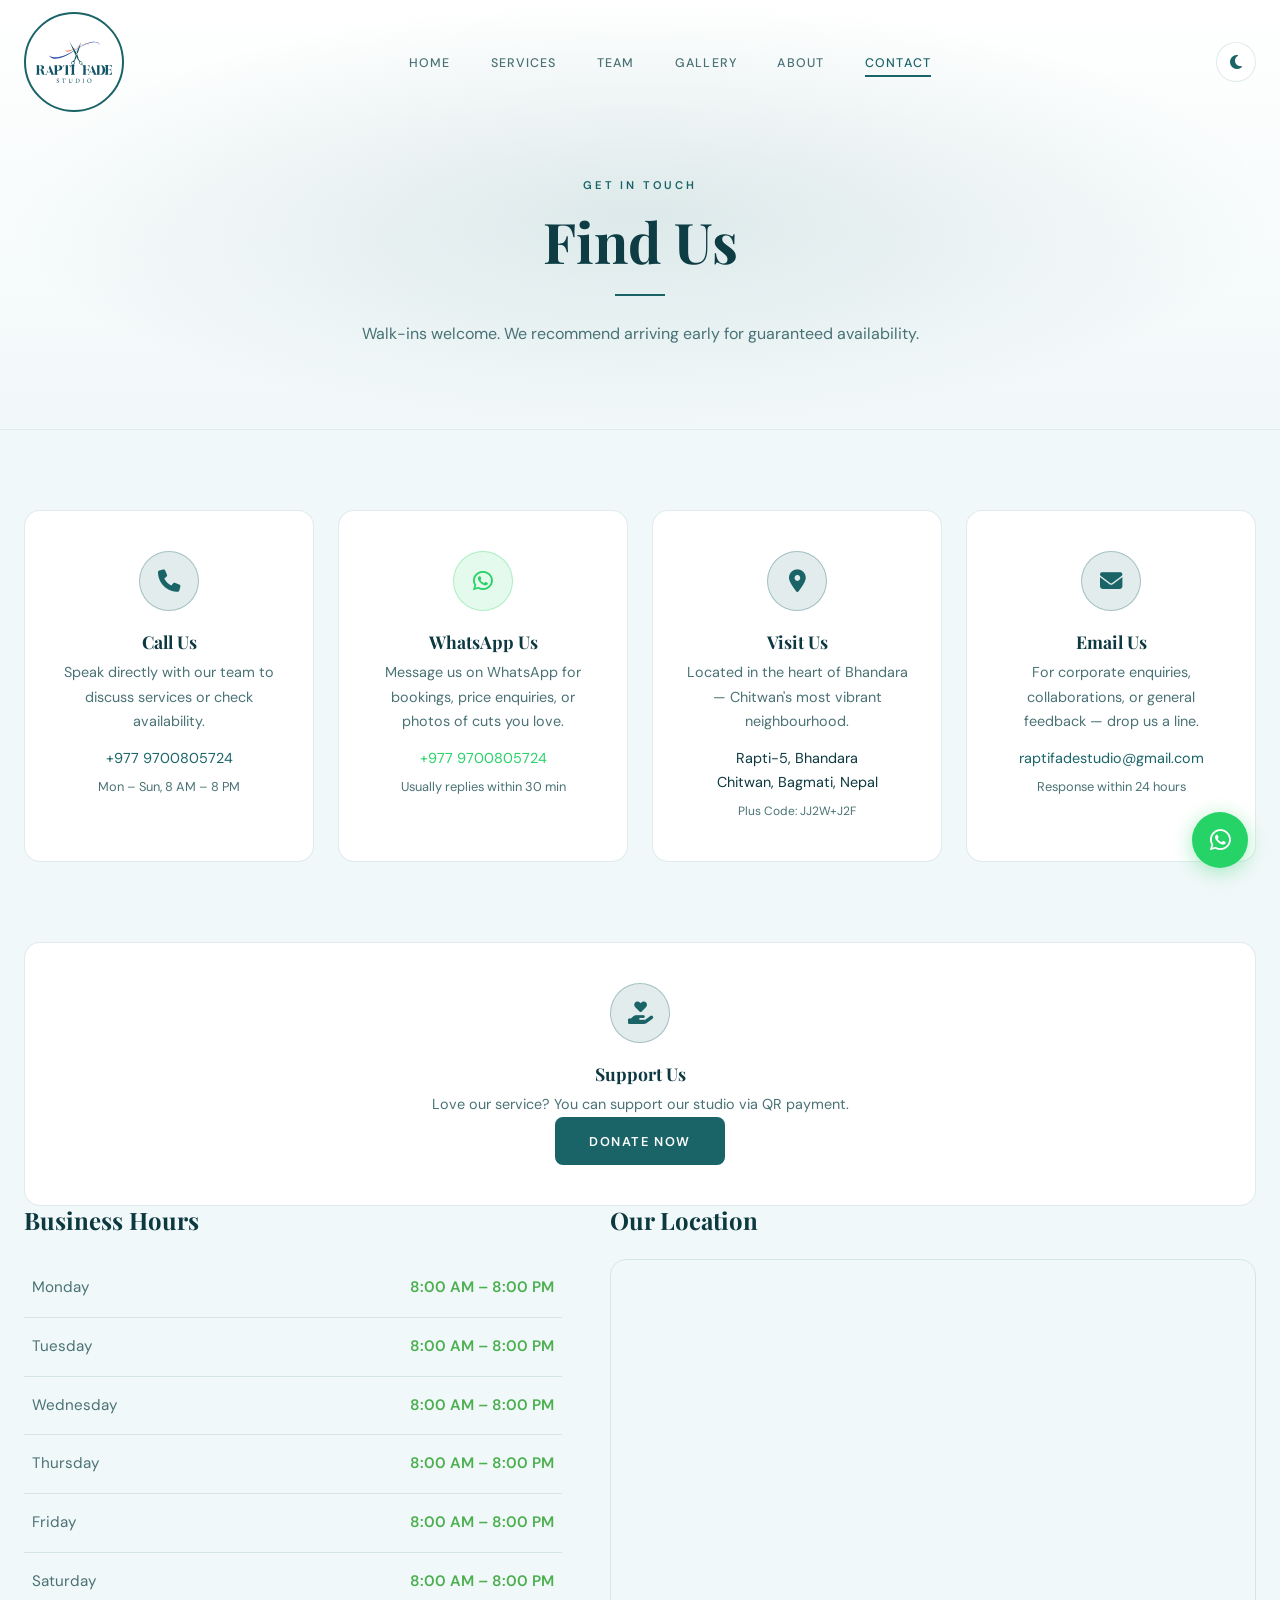
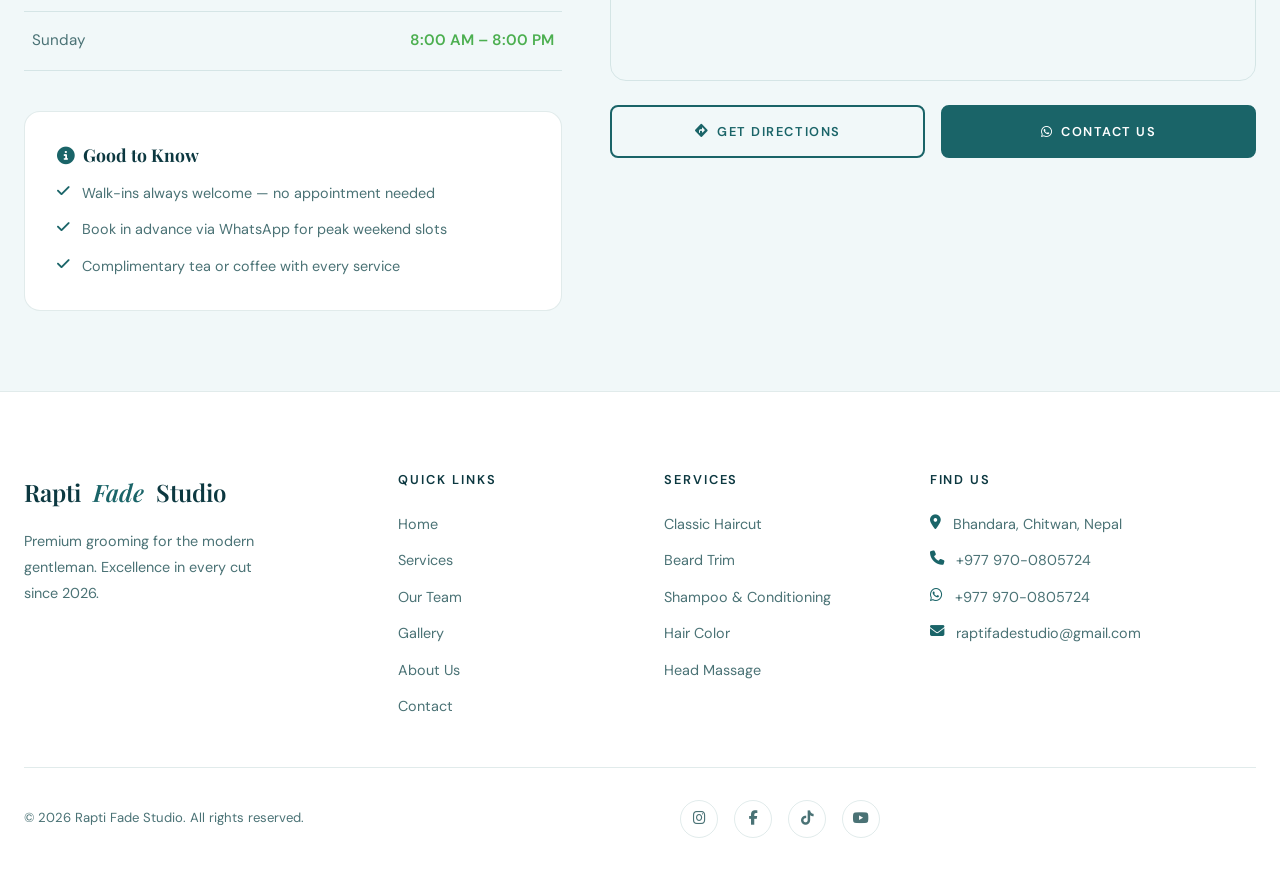
<file: contact/index.html>
<!-- <!DOCTYPE html>
<html lang="en" data-theme="light">
<head>
  <meta charset="UTF-8">
  <meta name="viewport" content="width=device-width, initial-scale=1.0">
  <link rel="icon" type="image/png" href="/assets/logo/favicon.png">
  <title>Contact &amp; Location | Rapti Fade Studio</title>
  <meta name="description" content="Find Rapti Fade Studio in Bharatpur, Chitwan. Business hours, phone, WhatsApp, and directions.">
  <link rel="preconnect" href="https://fonts.googleapis.com">
  <link rel="preconnect" href="https://fonts.gstatic.com" crossorigin>
  <link href="https://fonts.googleapis.com/css2?family=DM+Sans:wght@300;400;500;600&family=Playfair+Display:ital,wght@0,400;0,500;0,700;1,400;1,500&display=swap" rel="stylesheet">
  <link rel="stylesheet" href="https://cdnjs.cloudflare.com/ajax/libs/font-awesome/6.5.1/css/all.min.css" crossorigin="anonymous">
  <link rel="stylesheet" href="/css/style.css">
  <script>(function(){var t=localStorage.getItem('ef-theme')||'light';document.documentElement.setAttribute('data-theme',t);})();</script>
</head> -->
<!DOCTYPE html>
<html lang="en" data-theme="light">
<head>
  <meta charset="UTF-8">
  <meta name="viewport" content="width=device-width, initial-scale=1.0">
  <link rel="icon" type="image/png" href="/assets/logo/favicon.png">
  
  <title>Contact & Location | Rapti Fade Studio - Bhandara, Chitwan</title>
  <meta name="description" content="Find the best barber near you in Bhandara. Visit Rapti Fade Studio for premium skin fades and grooming. Open 7 days a week. Call or WhatsApp +977 9700805724.">
  <link rel="canonical" href="https://raptifadestudio.com.np/contact/">

  <script type="application/ld+json">
  {
    "@context": "https://schema.org",
    "@type": "BarberShop",
    "name": "Rapti Fade Studio",
    "image": "https://raptifadestudio.com.np/assets/logo/logo.svg",
    "telephone": "+9779700805724",
    "url": "https://raptifadestudio.com.np/contact/",
    "address": {
      "@type": "PostalAddress",
      "streetAddress": "Rapti-5, Bhandara (JJ2W+J2F)",
      "addressLocality": "Chitwan",
      "addressRegion": "Bagmati",
      "addressCountry": "NP"
    },
    "geo": {
      "@type": "GeoCoordinates",
      "latitude": 27.6016102,
      "longitude": 84.6449332
    },
    "openingHoursSpecification": [
      {
        "@type": "OpeningHoursSpecification",
        "dayOfWeek": ["Monday", "Tuesday", "Wednesday", "Thursday", "Friday", "Saturday", "Sunday"],
        "opens": "08:00",
        "closes": "20:00"
      }
    ],
    "sameAs": [
      "https://www.facebook.com/Raptifadestudio",
      "https://www.instagram.com/raptifadestudio",
      "https://www.tiktok.com/@raptifadestudio"
    ]
  }
  </script>

  <link rel="preconnect" href="https://fonts.googleapis.com">
  <link rel="preconnect" href="https://fonts.gstatic.com" crossorigin>
  <link href="https://fonts.googleapis.com/css2?family=DM+Sans:wght@300;400;500;600&family=Playfair+Display:ital,wght@0,400;0,500;0,700;1,400;1,500&display=swap" rel="stylesheet">
  <link rel="stylesheet" href="https://cdnjs.cloudflare.com/ajax/libs/font-awesome/6.5.1/css/all.min.css" crossorigin="anonymous">
  <link rel="stylesheet" href="/css/style.css">
  <script>(function(){var t=localStorage.getItem('ef-theme')||'light';document.documentElement.setAttribute('data-theme',t);})();</script>
</head>
<body>

<nav class="navbar" id="navbar">
  <div class="container">
    <div class="navbar-inner">
      <a href="/" class="logo">
        <img src="/assets/logo/logo.svg" alt="Rapti Fade Studio" onerror="this.style.display='none'">
      </a>
      <ul class="nav-links">
        <li><a href="/" class="nav-link">Home</a></li>
        <li><a href="/services/" class="nav-link">Services</a></li>
        <li><a href="/team/" class="nav-link">Team</a></li>
        <li><a href="/gallery/" class="nav-link">Gallery</a></li>
        <li><a href="/about/" class="nav-link">About</a></li>
        <li><a href="/contact/" class="nav-link active">Contact</a></li>
      </ul>
      <div class="nav-actions">
        <button class="theme-toggle" id="theme-toggle" title="Toggle Theme"><i class="fas fa-sun"></i></button>
        <button class="hamburger" id="hamburger" aria-label="Toggle menu">
          <span></span><span></span><span></span>
        </button>
      </div>
    </div>
  </div>
</nav>
<div class="mobile-nav" id="mobile-nav">
  <a href="/" class="nav-link">Home</a>
  <a href="/services/" class="nav-link">Services</a>
  <a href="/team/" class="nav-link">Team</a>
  <a href="/gallery/" class="nav-link">Gallery</a>
  <a href="/about/" class="nav-link">About</a>
  <a href="/contact/" class="nav-link active">Contact</a>
</div>

<section class="page-hero">
  <div class="container">
    <span class="section-label">Get in Touch</span>
    <h1 class="section-title">Find Us</h1>
    <div class="section-divider" style="margin:0 auto 1.5rem"></div>
    <p class="section-subtitle" style="margin:0 auto">Walk-ins welcome. We recommend arriving early for guaranteed availability.</p>
  </div>
</section>

<section class="contact-content">
  <div class="container">

    <!-- ─── CONTACT CARDS ─────────────────────────────────────────── -->
    <div class="contact-cards">
      <div class="contact-card fade-up" data-delay="1">
        <div class="contact-card-icon"><i class="fas fa-phone"></i></div>
        <h3>Call Us</h3>
        <p>Speak directly with our team to discuss services or check availability.</p>
        <p style="margin-top:.75rem"><a href="tel:+9779700805724">+977 9700805724</a></p>
        <p style="font-size:.8rem;color:var(--text-muted);margin-top:.4rem">Mon – Sun, 8 AM – 8 PM</p>
      </div>
      <div class="contact-card fade-up" data-delay="2">
        <div class="contact-card-icon" style="background:rgba(37,211,102,.12);border-color:rgba(37,211,102,.3);color:#25d366">
          <i class="fab fa-whatsapp"></i>
        </div>
        <h3>WhatsApp Us</h3>
        <p>Message us on WhatsApp for bookings, price enquiries, or photos of cuts you love.</p>
        <p style="margin-top:.75rem"><a href="https://wa.me/9779700805724" target="_blank" style="color:#25d366">+977 9700805724</a></p>
        <p style="font-size:.8rem;color:var(--text-muted);margin-top:.4rem">Usually replies within 30 min</p>
      </div>
      <div class="contact-card fade-up" data-delay="3">
        <div class="contact-card-icon"><i class="fas fa-map-marker-alt"></i></div>
        <h3>Visit Us</h3>
        <p>Located in the heart of Bhandara — Chitwan's most vibrant neighbourhood.</p>
        <p style="margin-top:.75rem;color:var(--text)">Rapti-5, Bhandara<br>Chitwan, Bagmati, Nepal </p>
        <p style="font-size:.75rem;color:var(--text-muted);margin-top:.4rem">Plus Code: JJ2W+J2F</p>
      </div>
      <div class="contact-card fade-up" data-delay="4">
        <div class="contact-card-icon"><i class="fas fa-envelope"></i></div>
        <h3>Email Us</h3>
        <p>For corporate enquiries, collaborations, or general feedback — drop us a line.</p>
        <p style="margin-top:.75rem"><a href="mailto:raptifadestudio@gmail.com?subject=Inquiry from Website&body=Hi Elite Fade Team, I would like to ask about...">
  raptifadestudio@gmail.com
</a></p>
        <p style="font-size:.8rem;color:var(--text-muted);margin-top:.4rem">Response within 24 hours</p>
      </div>
    </div>

    <div class="contact-card">
  <div class="contact-card-icon"><i class="fas fa-hand-holding-heart"></i></div>
  <h3>Support Us</h3>
  <p>Love our service? You can support our studio via QR payment.</p>
  <button class="btn btn-gold" id="open-qr">Donate Now</button>
</div>

<div class="qr-modal" id="qr-modal">
  <div class="qr-modal-content">
    <button class="qr-close" id="close-qr">&times;</button>
    <h3>Scan to Pay</h3>
    <p>Rapti Fade Studio - Official Payment QR</p>
    <img src="/assets/qr/qr.jpeg" alt="Payment QR Code" class="qr-image">
    <div class="section-divider" style="margin: 1.5rem auto;"></div>
    <p style="font-size: 0.8rem; color: var(--text-muted);">Thank you for your support!</p>
  </div>
</div>

    <!-- ─── HOURS + MAP ─────────────────────────────────────────────── -->
    <div class="contact-grid">
      <div class="fade-up">
        <h2 class="hours-title">Business Hours</h2>
        <table class="hours-table">
          <tbody>
            <tr>
              <td>Monday</td>
              <td class="hours-open">8:00 AM – 8:00 PM</td>
            </tr>
            <tr>
              <td>Tuesday</td>
              <td class="hours-open">8:00 AM – 8:00 PM</td>
            </tr>
            <tr>
              <td>Wednesday</td>
              <td class="hours-open">8:00 AM – 8:00 PM</td>
            </tr>
            <tr>
              <td>Thursday</td>
              <td class="hours-open">8:00 AM – 8:00 PM</td>
            </tr>
            <tr>
              <td>Friday</td>
              <td class="hours-open">8:00 AM – 8:00 PM</td>
            </tr>
            <tr>
              <td>Saturday</td>
              <td class="hours-open">8:00 AM – 8:00 PM</td>
            </tr>
            <tr>
              <td>Sunday</td>
              <td class="hours-open">8:00 AM – 8:00 PM</td>
            </tr>
          </tbody>
        </table>

        <div style="margin-top:2.5rem;padding:2rem;background:var(--bg-card);border:1px solid var(--border);border-radius:var(--radius-lg)">
          <h3 style="font-size:1.1rem;color:var(--text);margin-bottom:1rem"><i class="fas fa-info-circle" style="color:var(--gold);margin-right:.5rem"></i>Good to Know</h3>
          <ul style="display:flex;flex-direction:column;gap:.75rem">
            <li style="font-size:.9rem;color:var(--text-muted);display:flex;gap:.75rem">
              <i class="fas fa-check" style="color:var(--gold);margin-top:3px;flex-shrink:0"></i>
              Walk-ins always welcome — no appointment needed
            </li>
            <li style="font-size:.9rem;color:var(--text-muted);display:flex;gap:.75rem">
              <i class="fas fa-check" style="color:var(--gold);margin-top:3px;flex-shrink:0"></i>
              Book in advance via WhatsApp for peak weekend slots
            </li>
            <li style="font-size:.9rem;color:var(--text-muted);display:flex;gap:.75rem">
              <i class="fas fa-check" style="color:var(--gold);margin-top:3px;flex-shrink:0"></i>
              Complimentary tea or coffee with every service
            </li>
            <!-- <li style="font-size:.9rem;color:var(--text-muted);display:flex;gap:.75rem">
              <i class="fas fa-check" style="color:var(--gold);margin-top:3px;flex-shrink:0"></i>
              Free parking available nearby on weekdays
            </li> -->
          </ul>
        </div>
      </div>

      <div class="fade-up" data-delay="2">
        <h2 class="hours-title">Our Location</h2>
        <div class="map-wrap">
          <iframe
            src="https://www.google.com/maps/embed?pb=!1m18!1m12!1m3!1d1985.1244346086426!2d84.644923855308!3d27.600998576219222!2m3!1f0!2f0!3f0!3m2!1i1024!2i768!4f13.1!3m3!1m2!1s0x3994c3004f7857db%3A0x45002286a375585b!2sRapti%20Fade%20Studio!5e0!3m2!1sen!2snp!4v1774773759241!5m2!1sen!2snp" width="400" height="300" style="border:0;" allowfullscreen="" loading="lazy" referrerpolicy="no-referrer-when-downgrade"
            width="100%"
            height="420"
            style="border:0"
            allowfullscreen=""
            loading="lazy"
            referrerpolicy="no-referrer-when-downgrade"
            title="Rapti Fade Studio Location">
          </iframe>
        </div>
        <div style="margin-top:1.5rem;display:flex;gap:1rem;flex-wrap:wrap">
          <a href="https://maps.app.goo.gl/Dm7tQ2Lh1UVekDp9A" target="_blank" class="btn btn-outline" style="flex:1;justify-content:center">
            <i class="fas fa-directions"></i> Get Directions
          </a>
          <a href="https://wa.me/9779700805724" target="_blank" class="btn btn-gold" style="flex:1;justify-content:center">
            <i class="fab fa-whatsapp"></i> Contact Us
          </a>
        </div>
      </div>
    </div>

  </div>
</section>

<footer class="footer">
  <div class="container">
    <div class="footer-grid">
      <div class="footer-brand">
        <a href="/" class="logo">Rapti <span>Fade</span>Studio</a>
        <p>Premium grooming for the modern gentleman. Excellence in every cut since 2026.</p>
      </div>
      <div class="footer-col">
        <h4>Quick Links</h4>
        <ul>
          <li><a href="/">Home</a></li>
          <li><a href="/services/">Services</a></li>
          <li><a href="/team/">Our Team</a></li>
          <li><a href="/gallery/">Gallery</a></li>
          <li><a href="/about/">About Us</a></li>
          <li><a href="/contact/">Contact</a></li>
        </ul>
      </div>
      <div class="footer-col">
        <h4>Services</h4>
        <ul>
          <li><a href="/services/">Classic Haircut</a></li>
          <li><a href="/services/">Beard Trim</a></li>
          <li><a href="/services/">Shampoo &amp; Conditioning</a></li>
          <li><a href="/services/">Hair Color</a></li>
          <li><a href="/services/">Head Massage</a></li>
        </ul>
      </div>
      <div class="footer-col footer-contact">
        <h4>Find Us</h4>
        <ul>
          <li><i class="fas fa-map-marker-alt"></i> Bhandara, Chitwan, Nepal</li>
          <li><i class="fas fa-phone"></i> +977 970-0805724</li>
          <li><i class="fab fa-whatsapp"></i> +977 970-0805724</li>
          <li><i class="fas fa-envelope"></i> raptifadestudio@gmail.com</li>
        </ul>
      </div>
    </div>
    <div class="footer-bottom">
      <p class="footer-copy">
        &copy; <span id="current-year">2026</span> Rapti Fade Studio. All rights reserved.
      </p>
      <div class="social-links">
        <a href="https://www.instagram.com/raptifadestudio" aria-label="Instagram"><i class="fab fa-instagram"></i></a>
        <a href="https://www.facebook.com/Raptifadestudio" aria-label="Facebook"><i class="fab fa-facebook-f"></i></a>
        <a href="https://www.tiktok.com/@raptifadestudio"  aria-label="TikTok"><i class="fab fa-tiktok"></i></a>
        <a href="https://www.youtube.com/@RaptiFadeStudio"  aria-label="YouTube"><i class="fab fa-youtube"></i>
        <!-- <a href="#" aria-label="Twitter"><i class="fab fa-twitter"></i></a> -->
      </div>
    </div>
  </div>
</footer>

<a href="https://wa.me/9779700805724" class="wa-fab" target="_blank" rel="noopener" aria-label="WhatsApp"><i class="fab fa-whatsapp"></i></a>
<script src="/js/script.js"></script>
</body>
</html>
</file>
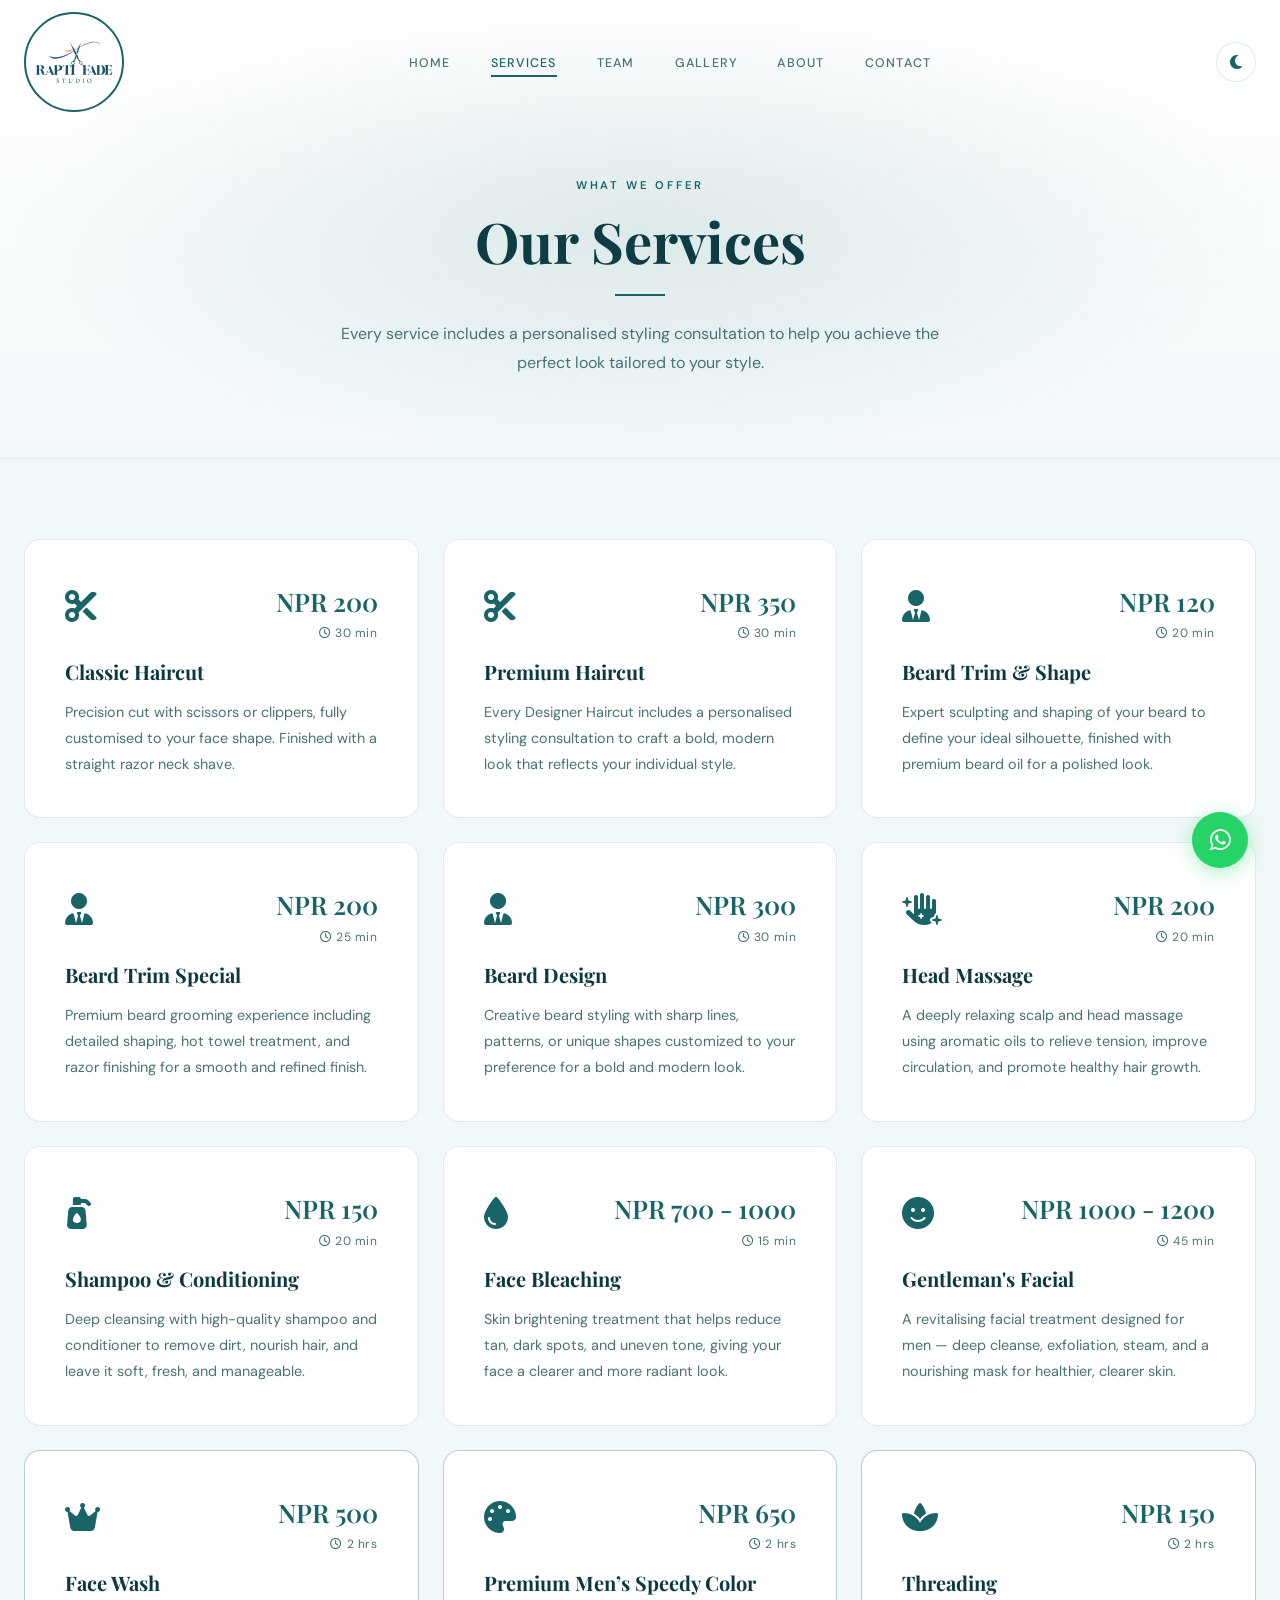
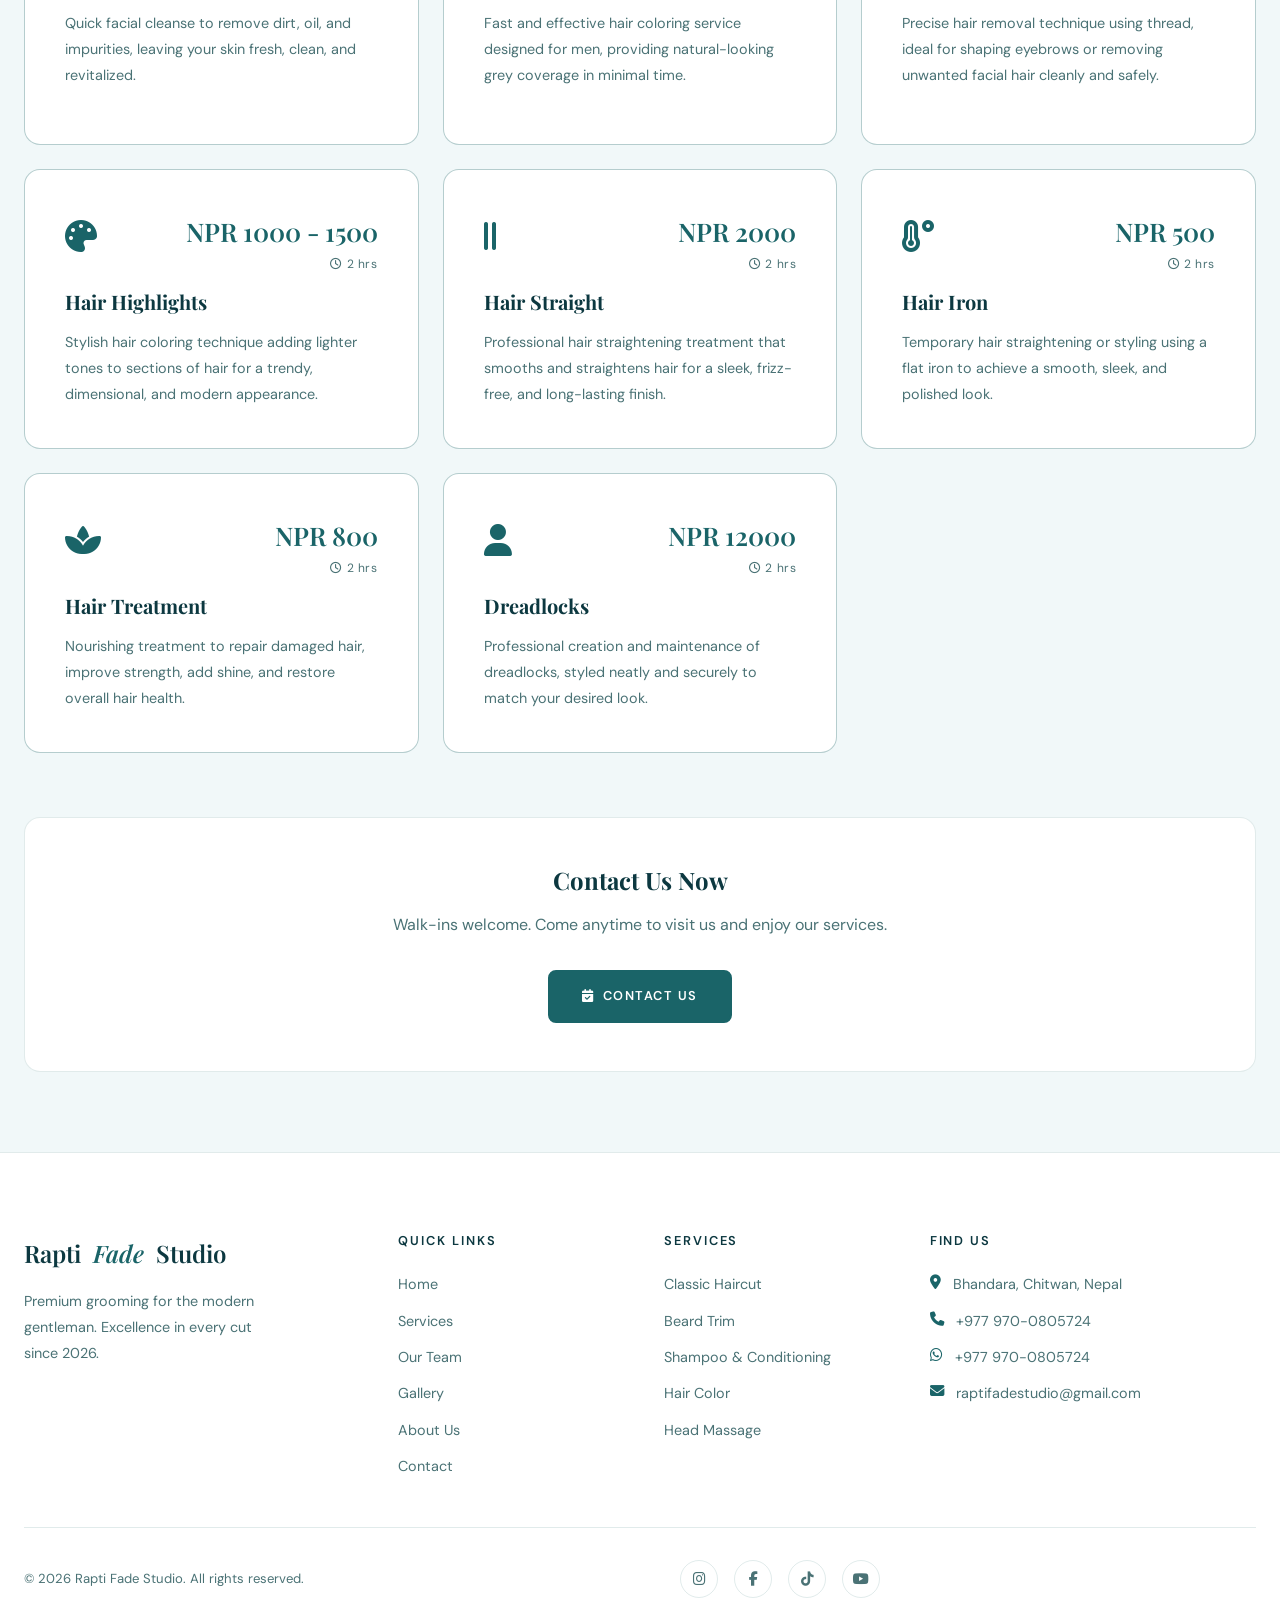
<file: services/index.html>
<!-- <!DOCTYPE html>
<html lang="en" data-theme="dark">
<head>
  <link rel="icon" type="image/png" href="/assets/logo/favicon.png">
  <meta charset="UTF-8">
  <meta name="viewport" content="width=device-width, initial-scale=1.0">
  <title>Services | Rapti Fade Studio</title>
  <meta name="description" content="Explore our full menu of premium men's grooming services in Bharatpur. Haircuts, beard trims, hot towel shaves, and more — all priced in NPR.">
  <link rel="preconnect" href="https://fonts.googleapis.com">
  <link rel="preconnect" href="https://fonts.gstatic.com" crossorigin>
  <link href="https://fonts.googleapis.com/css2?family=DM+Sans:wght@300;400;500;600&family=Playfair+Display:ital,wght@0,400;0,500;0,700;1,400;1,500&display=swap" rel="stylesheet">
  <link rel="stylesheet" href="https://cdnjs.cloudflare.com/ajax/libs/font-awesome/6.5.1/css/all.min.css" crossorigin="anonymous">
  <link rel="stylesheet" href="/css/style.css">
  <script>(function(){var t=localStorage.getItem('ef-theme')||'dark';document.documentElement.setAttribute('data-theme',t);})();</script>
</head>
<body> -->

<!DOCTYPE html>
<html lang="en" data-theme="dark">
<head>
  <link rel="icon" type="image/png" href="/assets/logo/favicon.png">
  <meta charset="UTF-8">
  <meta name="viewport" content="width=device-width, initial-scale=1.0">
  
  <title>Services & Pricing | Rapti Fade Studio Bhandara</title>
  <meta name="description" content="View our full grooming menu in Bhandara, Chitwan. Premium skin fades (NPR 350), beard design, facials, and hair treatments. Quality barbering at affordable prices.">
  <link rel="canonical" href="https://raptifadestudio.com.np/services/">

  <meta property="og:title" content="Barbering Services & Prices | Rapti Fade Studio">
  <meta property="og:description" content="From precision fades to relaxing head massages. Check our full price list.">
  <meta property="og:image" content="https://raptifadestudio.com.np/assets/hero/hero.png">
  <meta property="og:url" content="https://raptifadestudio.com.np/services/">

  <script type="application/ld+json">
  {
    "@context": "https://schema.org",
    "@type": "Service",
    "serviceType": "Barbering and Grooming",
    "provider": {
      "@type": "BarberShop",
      "name": "Rapti Fade Studio",
      "address": {
        "@type": "PostalAddress",
        "streetAddress": "Rapti-5, Bhandara",
        "addressLocality": "Chitwan",
        "addressCountry": "NP"
      }
    },
    "hasOfferCatalog": {
      "@type": "OfferCatalog",
      "name": "Barber Services",
      "itemListElement": [
        {
          "@type": "Offer",
          "itemOffered": { "@type": "Service", "name": "Classic Haircut" },
          "price": "200",
          "priceCurrency": "NPR"
        },
        {
          "@type": "Offer",
          "itemOffered": { "@type": "Service", "name": "Premium Haircut" },
          "price": "350",
          "priceCurrency": "NPR"
        },
        {
          "@type": "Offer",
          "itemOffered": { "@type": "Service", "name": "Beard Design" },
          "price": "300",
          "priceCurrency": "NPR"
        }
      ]
    }
  }
  </script>

  <link rel="preconnect" href="https://fonts.googleapis.com">
  <link rel="preconnect" href="https://fonts.gstatic.com" crossorigin>
  <link href="https://fonts.googleapis.com/css2?family=DM+Sans:wght@300;400;500;600&family=Playfair+Display:ital,wght@0,400;0,500;0,700;1,400;1,500&display=swap" rel="stylesheet">
  <link rel="stylesheet" href="https://cdnjs.cloudflare.com/ajax/libs/font-awesome/6.5.1/css/all.min.css" crossorigin="anonymous">
  <link rel="stylesheet" href="/css/style.css">
  <script>(function(){var t=localStorage.getItem('ef-theme')||'dark';document.documentElement.setAttribute('data-theme',t);})();</script>
</head>
<body>

<nav class="navbar" id="navbar">
  <div class="container">
    <div class="navbar-inner">
      <a href="/" class="logo">
        <img 
          src="/assets/logo/logo.svg" 
          alt="Elite Fade" 
          width="220" 
          height="60"
          onerror="this.style.display='none'; console.log('Logo failed to load');">
        <!-- <span class="logo-text">Elite <span class="fade">Fade</span></span> -->
      </a>
      <ul class="nav-links">
        <li><a href="/" class="nav-link">Home</a></li>
        <li><a href="/services/" class="nav-link active">Services</a></li>
        <li><a href="/team/" class="nav-link">Team</a></li>
        <li><a href="/gallery/" class="nav-link">Gallery</a></li>
        <li><a href="/about/" class="nav-link">About</a></li>
        <li><a href="/contact/" class="nav-link">Contact</a></li>
      </ul>
      <div class="nav-actions">
        <button class="theme-toggle" id="theme-toggle" title="Toggle Theme"><i class="fas fa-sun"></i></button>
        <!-- <a href="/contact/" class="btn btn-gold">Book Now</a> -->
        <button class="hamburger" id="hamburger" aria-label="Toggle menu">
          <span></span><span></span><span></span>
        </button>
      </div>
    </div>
  </div>
</nav>
<div class="mobile-nav" id="mobile-nav">
  <a href="/" class="nav-link">Home</a>
  <a href="/services/" class="nav-link active">Services</a>
  <a href="/team/" class="nav-link">Team</a>
  <a href="/gallery/" class="nav-link">Gallery</a>
  <a href="/about/" class="nav-link">About</a>
  <a href="/contact/" class="nav-link">Contact</a>
  <!-- <a href="/contact/" class="btn btn-gold">Book Now</a> -->
</div>

<!-- ─── PAGE HERO ───────────────────────────────────────────────── -->
<section class="page-hero">
  <div class="container">
    <span class="section-label">What We Offer</span>
    <h1 class="section-title">Our Services</h1>
    <div class="section-divider" style="margin:0 auto 1.5rem"></div>
    <p class="section-subtitle" style="margin:0 auto">Every service includes a personalised styling consultation to help you achieve the perfect look tailored to your style.</p>
  </div>
</section>

<!-- ─── SERVICES GRID ───────────────────────────────────────────── -->
<section class="services-full">
  <div class="container">
    <div class="services-full-grid">

      <div class="service-full-card fade-up" data-delay="1">
        <div class="service-full-top">
          <div class="service-full-icon"><i class="fas fa-cut"></i></div>
          <div>
            <span class="svc-price">NPR 200</span>
            <span class="svc-dur"><i class="far fa-clock"></i> 30 min</span>
          </div>
        </div>
        <h3>Classic Haircut</h3>
        <p>Precision cut with scissors or clippers, fully customised to your face shape. Finished with a straight razor neck shave.</p>
      </div>

      <div class="service-full-card fade-up" data-delay="1">
        <div class="service-full-top">
          <div class="service-full-icon"><i class="fas fa-cut"></i></div>
          <div>
            <span class="svc-price">NPR 350</span>
            <span class="svc-dur"><i class="far fa-clock"></i> 30 min</span>
          </div>
        </div>
        <h3>Premium Haircut</h3>
        <p>Every Designer Haircut includes a personalised styling consultation to craft a bold, modern look that reflects your individual style.</p>
      </div>

      <div class="service-full-card fade-up" data-delay="2">
        <div class="service-full-top">
          <div class="service-full-icon"><i class="fas fa-user-tie"></i></div>
          <div>
            <span class="svc-price">NPR 120</span>
            <span class="svc-dur"><i class="far fa-clock"></i> 20 min</span>
          </div>
        </div>
        <h3>Beard Trim &amp; Shape</h3>
        <p>Expert sculpting and shaping of your beard to define your ideal silhouette, finished with premium beard oil for a polished look.</p>
      </div>

      <div class="service-full-card fade-up" data-delay="3">
        <div class="service-full-top">
          <div class="service-full-icon"><i class="fas fa-user-tie"></i></div>
          <div>
            <span class="svc-price">NPR 200</span>
            <span class="svc-dur"><i class="far fa-clock"></i> 25 min</span>
          </div>
        </div>
        <h3>Beard Trim Special</h3>
        <p>Premium beard grooming experience including detailed shaping, hot towel treatment, and razor finishing for a smooth and refined finish.</p>
      </div>

      <div class="service-full-card fade-up" data-delay="1">
        <div class="service-full-top">
          <div class="service-full-icon"><i class="fas fa-user-tie"></i></div>
          <div>
            <span class="svc-price">NPR 300</span>
            <span class="svc-dur"><i class="far fa-clock"></i> 30 min</span>
          </div>
        </div>
        <h3>Beard Design</h3>
        <p>Creative beard styling with sharp lines, patterns, or unique shapes customized to your preference for a bold and modern look.</p>
      </div>

     

      <div class="service-full-card fade-up" data-delay="3">
        <div class="service-full-top">
          <div class="service-full-icon"><i class="fas fa-hand-sparkles"></i></div>
          <div>
            <span class="svc-price">NPR 200</span>
            <span class="svc-dur"><i class="far fa-clock"></i> 20 min</span>
          </div>
        </div>
        <h3>Head Massage</h3>
        <p>A deeply relaxing scalp and head massage using aromatic oils to relieve tension, improve circulation, and promote healthy hair growth.</p>
      </div>

       <div class="service-full-card fade-up" data-delay="2">
        <div class="service-full-top">
          <div class="service-full-icon"><i class="fas fa-pump-soap"></i></div>
          <div>
            <span class="svc-price">NPR 150</span>
            <span class="svc-dur"><i class="far fa-clock"></i> 20 min</span>
          </div>
        </div>
        <h3>Shampoo &amp; Conditioning</h3>
        <p>Deep cleansing with high-quality shampoo and conditioner to remove dirt, nourish hair, and leave it soft, fresh, and manageable.</p>
      </div>

      <div class="service-full-card fade-up" data-delay="1">
        <div class="service-full-top">
          <div class="service-full-icon"><i class="fas fa-droplet"></i></div>
          <div>
            <span class="svc-price">NPR 700 - 1000</span>
            <span class="svc-dur"><i class="far fa-clock"></i> 15 min</span>
          </div>
        </div>
        <h3>Face Bleaching</h3>
        <p>Skin brightening treatment that helps reduce tan, dark spots, and uneven tone, giving your face a clearer and more radiant look.</p>
      </div>

      <div class="service-full-card fade-up" data-delay="2">
        <div class="service-full-top">
          <div class="service-full-icon"><i class="fas fa-face-smile"></i></div>
          <div>
            <span class="svc-price">NPR 1000 - 1200</span>
            <span class="svc-dur"><i class="far fa-clock"></i> 45 min</span>
          </div>
        </div>
        <h3>Gentleman's Facial</h3>
        <p>A revitalising facial treatment designed for men — deep cleanse, exfoliation, steam, and a nourishing mask for healthier, clearer skin.</p>
      </div>

      <div class="service-full-card fade-up" data-delay="3" style="border-color:var(--border-gold)">
        <div class="service-full-top">
          <div class="service-full-icon"><i class="fas fa-crown"></i></div>
          <div>
            <span class="svc-price">NPR 500</span>
            <span class="svc-dur"><i class="far fa-clock"></i> 2 hrs</span>
          </div>
        </div>
        <h3>Face Wash</h3>
        <p>Quick facial cleanse to remove dirt, oil, and impurities, leaving your skin fresh, clean, and revitalized.</p>
      </div>
      <div class="service-full-card fade-up" data-delay="3" style="border-color:var(--border-gold)">
        <div class="service-full-top">
          <div class="service-full-icon"><i class="fas fa-palette"></i></div>
          <div>
            <span class="svc-price">NPR 650</span>
            <span class="svc-dur"><i class="far fa-clock"></i> 2 hrs</span>
          </div>
        </div>
        <h3>Premium Men’s Speedy Color</h3>
        <p>Fast and effective hair coloring service designed for men, providing natural-looking grey coverage in minimal time.</p>
      </div>
      <div class="service-full-card fade-up" data-delay="3" style="border-color:var(--border-gold)">
        <div class="service-full-top">
          <div class="service-full-icon"><i class="fas fa-spa"></i></div>
          <div>
            <span class="svc-price">NPR 150</span>
            <span class="svc-dur"><i class="far fa-clock"></i> 2 hrs</span>
          </div>
        </div>
        <h3>Threading</h3>
        <p>Precise hair removal technique using thread, ideal for shaping eyebrows or removing unwanted facial hair cleanly and safely.<p>
      </div>
      <div class="service-full-card fade-up" data-delay="3" style="border-color:var(--border-gold)">
        <div class="service-full-top">
          <div class="service-full-icon"><i class="fas fa-palette"></i></div>
          <div>
            <span class="svc-price">NPR 1000 - 1500</span>
            <span class="svc-dur"><i class="far fa-clock"></i> 2 hrs</span>
          </div>
        </div>
        <h3>Hair Highlights</h3>
        <p>Stylish hair coloring technique adding lighter tones to sections of hair for a trendy, dimensional, and modern appearance.</p>
      </div>
      <div class="service-full-card fade-up" data-delay="3" style="border-color:var(--border-gold)">
        <div class="service-full-top">
          <div class="service-full-icon"><i class="fas fa-grip-lines-vertical"></i></div>
          <div>
            <span class="svc-price">NPR 2000</span>
            <span class="svc-dur"><i class="far fa-clock"></i> 2 hrs</span>
          </div>
        </div>
        <h3>Hair Straight</h3>
        <p>Professional hair straightening treatment that smooths and straightens hair for a sleek, frizz-free, and long-lasting finish.</p>
      </div>
      <div class="service-full-card fade-up" data-delay="3" style="border-color:var(--border-gold)">
        <div class="service-full-top">
          <div class="service-full-icon"><i class="fas fa-temperature-high"></i></div>
          <div>
            <span class="svc-price">NPR 500</span>
            <span class="svc-dur"><i class="far fa-clock"></i> 2 hrs</span>
          </div>
        </div>
        <h3>Hair Iron</h3>
        <p>Temporary hair straightening or styling using a flat iron to achieve a smooth, sleek, and polished look.</p>
      </div>
      <div class="service-full-card fade-up" data-delay="3" style="border-color:var(--border-gold)">
        <div class="service-full-top">
          <div class="service-full-icon"><i class="fas fa-spa"></i></div>
          <div>
            <span class="svc-price">NPR 800</span>
            <span class="svc-dur"><i class="far fa-clock"></i> 2 hrs</span>
          </div>
        </div>
        <h3>Hair Treatment</h3>
        <p>Nourishing treatment to repair damaged hair, improve strength, add shine, and restore overall hair health.</p>
      </div>
      <div class="service-full-card fade-up" data-delay="3" style="border-color:var(--border-gold)">
        <div class="service-full-top">
          <div class="service-full-icon"><i class="fas fa-user"></i></div>
          <div>
            <span class="svc-price">NPR 12000</span>
            <span class="svc-dur"><i class="far fa-clock"></i> 2 hrs</span>
          </div>
        </div>
        <h3>Dreadlocks</h3>
        <p>Professional creation and maintenance of dreadlocks, styled neatly and securely to match your desired look.</p>
      </div>

    </div>

    <div style="text-align:center;margin-top:4rem;padding:3rem;background:var(--bg-card);border:1px solid var(--border);border-radius:var(--radius-lg)" class="fade-up">
      <h3 style="font-size:1.5rem;color:var(--text);margin-bottom:1rem">Contact Us Now</h3>
      <p style="color:var(--text-muted);margin-bottom:2rem">Walk-ins welcome. Come anytime to visit us and enjoy our services.</p>
      <a href="/contact/" class="btn btn-gold"><i class="fas fa-calendar-check"></i> Contact Us</a>
    </div>
  </div>
</section>

<footer class="footer">
  <div class="container">
    <div class="footer-grid">
      <div class="footer-brand">
        <a href="/" class="logo">Rapti <span>Fade</span>Studio</a>
        <p>Premium grooming for the modern gentleman. Excellence in every cut since 2026.</p>
      </div>
      <div class="footer-col">
        <h4>Quick Links</h4>
        <ul>
          <li><a href="/">Home</a></li>
          <li><a href="/services/">Services</a></li>
          <li><a href="/team/">Our Team</a></li>
          <li><a href="/gallery/">Gallery</a></li>
          <li><a href="/about/">About Us</a></li>
          <li><a href="/contact/">Contact</a></li>
        </ul>
      </div>
      <div class="footer-col">
        <h4>Services</h4>
        <ul>
          <li><a href="/services/">Classic Haircut</a></li>
          <li><a href="/services/">Beard Trim</a></li>
          <li><a href="/services/">Shampoo &amp; Conditioning</a></li>
          <li><a href="/services/">Hair Color</a></li>
          <li><a href="/services/">Head Massage</a></li>
        </ul>
      </div>
      <div class="footer-col footer-contact">
        <h4>Find Us</h4>
        <ul>
          <!-- <li><i class="fas fa-map-marker-alt"></i> Bharatpur, Chitwan, Nepal</li>
          <li><i class="fas fa-phone"></i> +977 970-0805724</li>
          <li><i class="fab fa-whatsapp"></i> +977 970-0805724</li>
          <li><i class="fas fa-envelope"></i> raptifadestudio@gmail.com</li> -->
          <li><i class="fas fa-map-marker-alt"></i> <address style="display:inline; font-style:normal;">Bhandara, Chitwan, Nepal</address></li>
          <li><i class="fas fa-phone"></i> <a href="tel:+9779700805724">+977 970-0805724</a></li>
          <li><i class="fab fa-whatsapp"></i> <a href="https://wa.me/9779700805724">+977 970-0805724</a></li>
          <li><i class="fas fa-envelope"></i> <a href="mailto:raptifadestudio@gmail.com">raptifadestudio@gmail.com</a></li>
        </ul>
      </div>
    </div>
    <div class="footer-bottom">
      <p class="footer-copy">
        &copy; <span id="current-year">2026</span> Rapti Fade Studio. All rights reserved.
      </p>
      <div class="social-links">
        <a href="https://www.instagram.com/raptifadestudio" aria-label="Instagram"><i class="fab fa-instagram"></i></a>
        <a href="https://www.facebook.com/Raptifadestudio" aria-label="Facebook"><i class="fab fa-facebook-f"></i></a>
        <a href="https://www.tiktok.com/@raptifadestudio"  aria-label="TikTok"><i class="fab fa-tiktok"></i></a>
        <a href="https://www.youtube.com/@RaptiFadeStudio"  aria-label="YouTube"><i class="fab fa-youtube"></i>
        <!-- <a href="#" aria-label="Twitter"><i class="fab fa-twitter"></i></a> -->
      </div>
    </div>
  </div>
</footer>

<a href="https://wa.me/9779700805724" class="wa-fab" target="_blank" rel="noopener" aria-label="WhatsApp"><i class="fab fa-whatsapp"></i></a>
<script src="/js/script.js"></script>
</body>
</html>
</file>
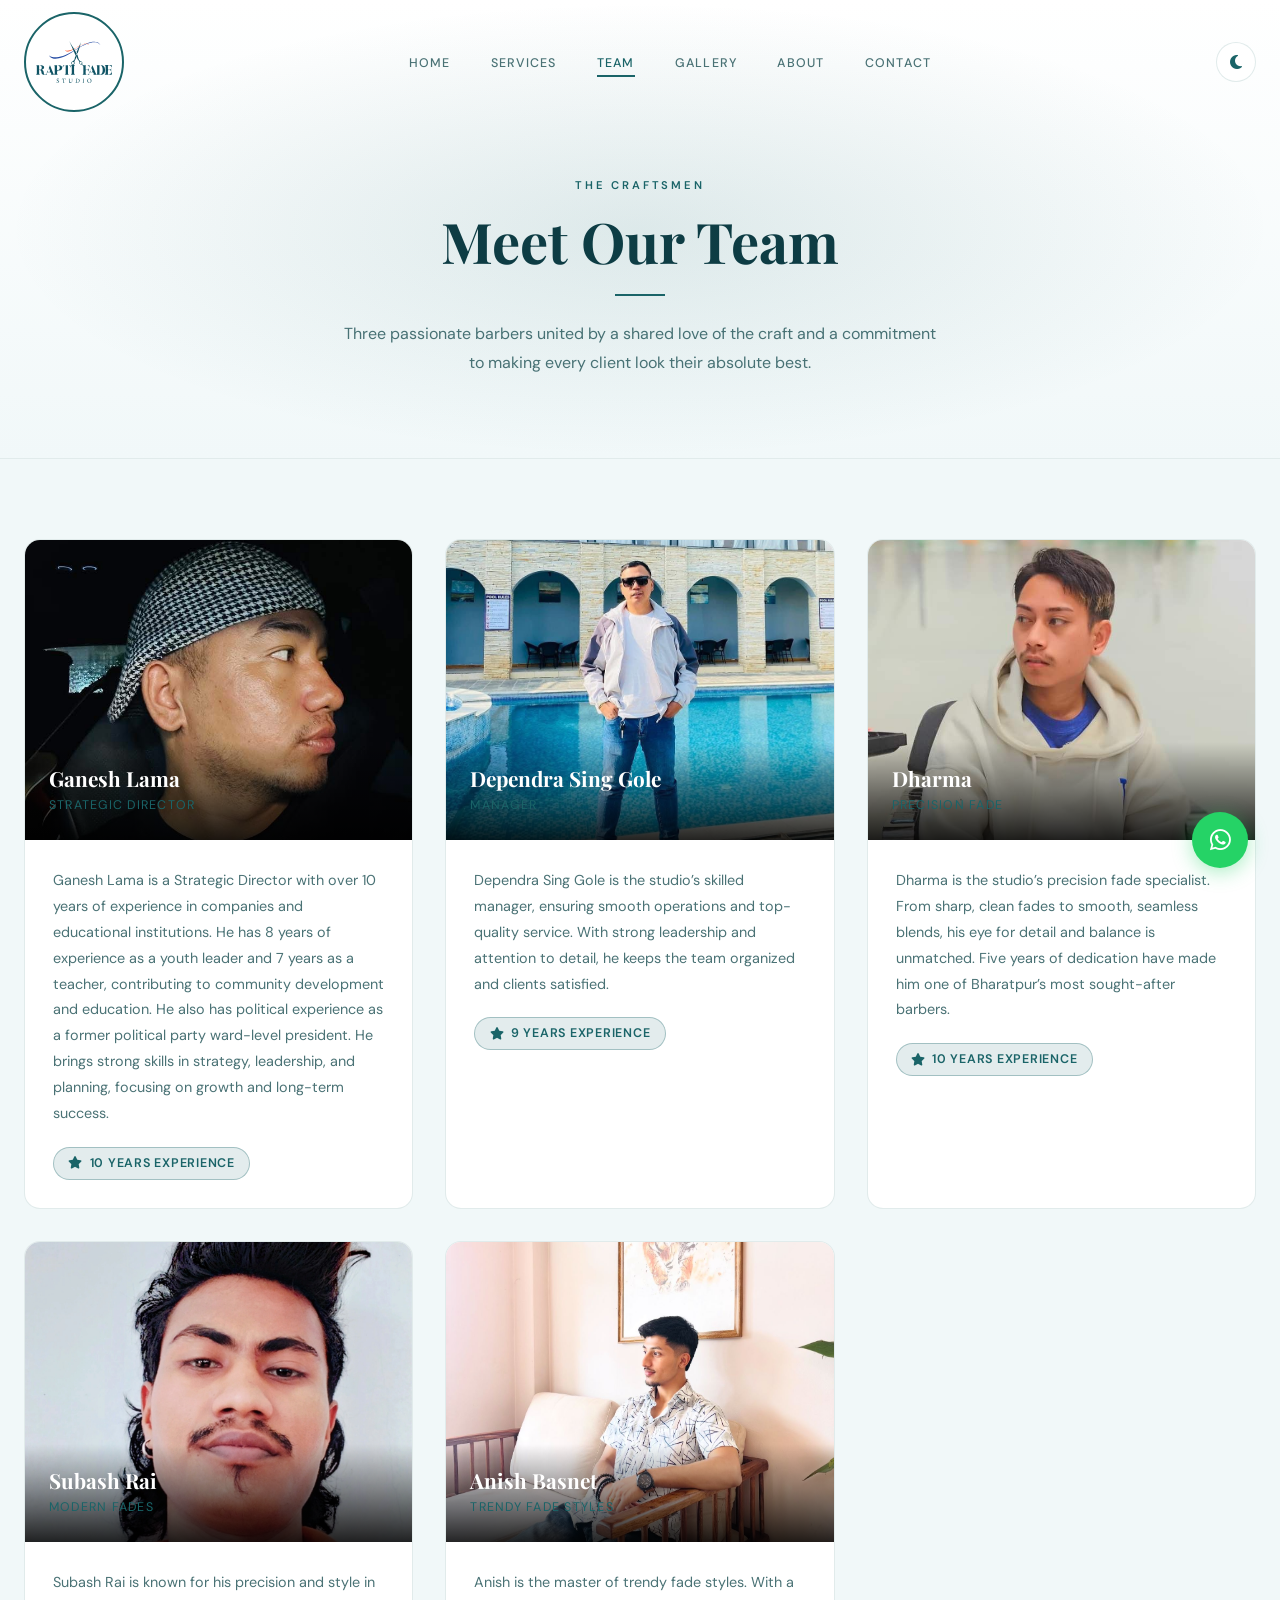
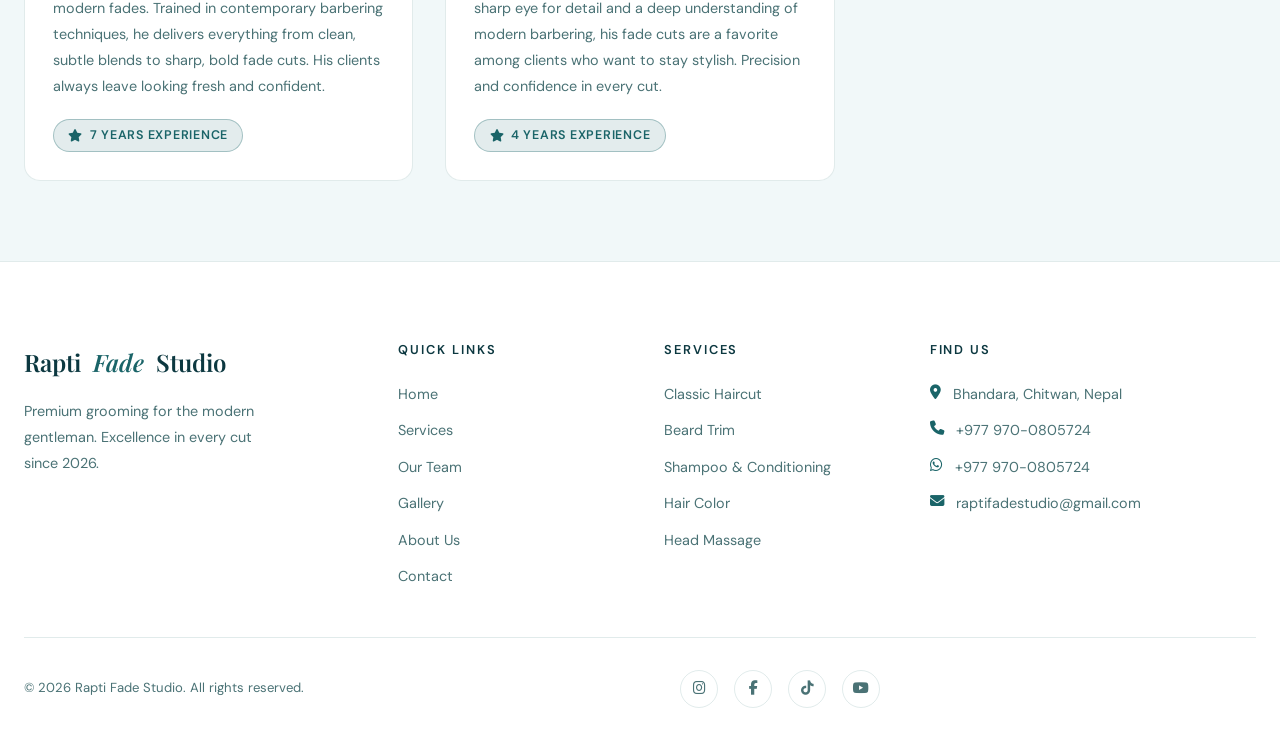
<file: team/index.html>
<!-- <!DOCTYPE html>
<html lang="en" data-theme="dark">
<head>
  <link rel="icon" type="image/png" href="/assets/logo/favicon.png">
  <meta charset="UTF-8">
  <meta name="viewport" content="width=device-width, initial-scale=1.0">
  <title>Our Team | Rapti Fade Studio</title>
  <meta name="description" content="Meet the expert barbers at Elite Fade — passionate craftsmen delivering world-class grooming in Bharatpur.">
  <link rel="preconnect" href="https://fonts.googleapis.com">
  <link rel="preconnect" href="https://fonts.gstatic.com" crossorigin>
  <link href="https://fonts.googleapis.com/css2?family=DM+Sans:wght@300;400;500;600&family=Playfair+Display:ital,wght@0,400;0,500;0,700;1,400;1,500&display=swap" rel="stylesheet">
  <link rel="stylesheet" href="https://cdnjs.cloudflare.com/ajax/libs/font-awesome/6.5.1/css/all.min.css" crossorigin="anonymous">
  <link rel="stylesheet" href="/css/style.css">
  <script>(function(){var t=localStorage.getItem('ef-theme')||'dark';document.documentElement.setAttribute('data-theme',t);})();</script>
</head> -->
<!DOCTYPE html>
<html lang="en" data-theme="dark">
<head>
  <link rel="icon" type="image/png" href="/assets/logo/favicon.png">
  <meta charset="UTF-8">
  <meta name="viewport" content="width=device-width, initial-scale=1.0">
  
  <title>Meet the Barbers | Expert Stylists at Rapti Fade Studio</title>
  <meta name="description" content="Meet the expert barbers at Rapti Fade Studio in Bhandara. Over 30 years of combined experience in precision fades, modern styling, and grooming excellence.">
  <link rel="canonical" href="https://raptifadestudio.com.np/team/">

  <script type="application/ld+json">
  {
    "@context": "https://schema.org",
    "@type": "BarberShop",
    "name": "Rapti Fade Studio",
   
  }
  </script>

  <link rel="preconnect" href="https://fonts.googleapis.com">
  <link rel="preconnect" href="https://fonts.gstatic.com" crossorigin>
  <link href="https://fonts.googleapis.com/css2?family=DM+Sans:wght@300;400;500;600&family=Playfair+Display:ital,wght@0,400;0,500;0,700;1,400;1,500&display=swap" rel="stylesheet">
  <link rel="stylesheet" href="https://cdnjs.cloudflare.com/ajax/libs/font-awesome/6.5.1/css/all.min.css" crossorigin="anonymous">
  <link rel="stylesheet" href="/css/style.css">
  <script>(function(){var t=localStorage.getItem('ef-theme')||'dark';document.documentElement.setAttribute('data-theme',t);})();</script>
</head>
<body>

<nav class="navbar" id="navbar">
  <div class="container">
    <div class="navbar-inner">
      <a href="/" class="logo">
        <img 
          src="/assets/logo/logo.svg" 
          alt="Elite Fade" 
          width="220" 
          height="60"
          onerror="this.style.display='none'; console.log('Logo failed to load');">
        <!-- <span class="logo-text">Elite <span class="fade">Fade</span></span> -->
      </a>
      <ul class="nav-links">
        <li><a href="/" class="nav-link">Home</a></li>
        <li><a href="/services/" class="nav-link">Services</a></li>
        <li><a href="/team/" class="nav-link active">Team</a></li>
        <li><a href="/gallery/" class="nav-link">Gallery</a></li>
        <li><a href="/about/" class="nav-link">About</a></li>
        <li><a href="/contact/" class="nav-link">Contact</a></li>
      </ul>
      <div class="nav-actions">
        <button class="theme-toggle" id="theme-toggle" title="Toggle Theme"><i class="fas fa-sun"></i></button>
        <!-- <a href="/contact/" class="btn btn-gold">Book Now</a>-->
        <button class="hamburger" id="hamburger" aria-label="Toggle menu"> 
          <span></span><span></span><span></span>
        </button>
      </div>
    </div>
  </div>
</nav>
<div class="mobile-nav" id="mobile-nav">
  <a href="/" class="nav-link">Home</a>
  <a href="/services/" class="nav-link">Services</a>
  <a href="/team/" class="nav-link active">Team</a>
  <a href="/gallery/" class="nav-link">Gallery</a>
  <a href="/about/" class="nav-link">About</a>
  <a href="/contact/" class="nav-link">Contact</a>
  <!-- <a href="/contact/" class="btn btn-gold">Book Now</a> -->
</div>

<section class="page-hero">
  <div class="container">
    <span class="section-label">The Craftsmen</span>
    <h1 class="section-title">Meet Our Team</h1>
    <div class="section-divider" style="margin:0 auto 1.5rem"></div>
    <p class="section-subtitle" style="margin:0 auto">Three passionate barbers united by a shared love of the craft and a commitment to making every client look their absolute best.</p>
  </div>
</section>

<section class="team-full">
  <div class="container">
    <div class="team-full-grid">

      <div class="team-full-card fade-up" data-delay="1">
        <div class="team-full-photo-wrap">
          <img src="/assets/members/member6.jpeg" alt="Dependra Sing Gole - Strategic Director">
          <div class="team-full-overlay">
            <h3>Ganesh Lama</h3>
            <p class="team-specialty">Strategic Director </p>
          </div>
        </div>
        <div class="team-full-body">
          <p>Ganesh Lama is a Strategic Director with over 10 years of experience in companies and educational institutions. He has 8 years of experience as a youth leader and 7 years as a teacher, contributing to community development and education. He also has political experience as a former political party ward-level president.

He brings strong skills in strategy, leadership, and planning, focusing on growth and long-term success.</p>
          <span class="team-badge"><i class="fas fa-star"></i> 10 Years Experience</span>
        </div>
      </div>

      <div class="team-full-card fade-up" data-delay="1">
        <div class="team-full-photo-wrap">
          <img src="/assets/members/member1.jpeg" alt="Dependra Sing Gole - Studio Manager">
          <div class="team-full-overlay">
            <h3>Dependra Sing Gole</h3>
            <p class="team-specialty">Manager</p>
          </div>
        </div>
        <div class="team-full-body">
          <p>Dependra Sing Gole is the studio’s skilled manager, ensuring smooth operations and top-quality service. With strong leadership and attention to detail, he keeps the team organized and clients satisfied.</p>
          <span class="team-badge"><i class="fas fa-star"></i> 9 Years Experience</span>
        </div>
      </div>

      <div class="team-full-card fade-up" data-delay="2">
        <div class="team-full-photo-wrap">
          <img src="/assets/members/member4.jpeg" alt="Dharma - Precision Fade Specialist">
          <div class="team-full-overlay">
            <h3>Dharma</h3>
            <p class="team-specialty">PRECISION FADE</p>
          </div>
        </div>
        <div class="team-full-body">
          <p>Dharma is the studio’s precision fade specialist. From sharp, clean fades to smooth, seamless blends, his eye for detail and balance is unmatched. Five years of dedication have made him one of Bharatpur’s most sought-after barbers.</p>
          <span class="team-badge"><i class="fas fa-star"></i> 10 Years Experience</span>
        </div>
      </div>

      <div class="team-full-card fade-up" data-delay="3">
        <div class="team-full-photo-wrap">
          <img src="/assets/members/member3.jpeg" alt="Subash Rai - Modern Fade Specialist">
          <div class="team-full-overlay">
            <h3>Subash Rai</h3>
            <p class="team-specialty">MODERN FADES</p>
          </div>
        </div>
        <div class="team-full-body">
          <p>Subash Rai is known for his precision and style in modern fades. Trained in contemporary barbering techniques, he delivers everything from clean, subtle blends to sharp, bold fade cuts. His clients always leave looking fresh and confident.</p>
          <span class="team-badge"><i class="fas fa-star"></i> 7 Years Experience</span>
        </div>
      </div>

      <div class="team-full-card fade-up" data-delay="4">
        <div class="team-full-photo-wrap">
          <img src="/assets/members/member5.jpeg" alt="Anish Basnet - Trendy Styles">
          <div class="team-full-overlay">
            <h3>Anish Basnet</h3>
            <p class="team-specialty">Trendy fade styles</p>
          </div>
        </div>
        <div class="team-full-body">
          <p>Anish is the master of trendy fade styles. With a sharp eye for detail and a deep understanding of modern barbering, his fade cuts are a favorite among clients who want to stay stylish. Precision and confidence in every cut.</p>
          <span class="team-badge"><i class="fas fa-star"></i> 4 Years Experience</span>
        </div>
      </div>

      <!-- <div class="team-full-card fade-up" data-delay="2">
        <div class="team-full-photo-wrap">
          <img src="https://picsum.photos/seed/tm5/600/600?grayscale" alt="Deepak Gurung">
          <div class="team-full-overlay">
            <h3>Deepak Gurung</h3>
            <p class="team-specialty">Modern Fades</p>
          </div>
        </div>
        <div class="team-full-body">
          <p>Deepak stays ahead of every trend. From high skin fades to textured crop tops, he brings contemporary barbering to Bharatpur. With 7 years of experience, he is the go-to barber for clients who want a modern edge.</p>
          <span class="team-badge"><i class="fas fa-star"></i> 7 Years Experience</span>
        </div>
      </div>

      <div class="team-full-card fade-up" data-delay="3">
        <div class="team-full-photo-wrap">
          <img src="https://picsum.photos/seed/tm6/600/600?grayscale" alt="Suresh Magar">
          <div class="team-full-overlay">
            <h3>Suresh Magar</h3>
            <p class="team-specialty">Kids &amp; Family Cuts</p>
          </div>
        </div>
        <div class="team-full-body">
          <p>Suresh's gentle, fun demeanour makes him a favourite with younger clients. Patient, precise, and endlessly entertaining — he turns every child's haircut into an adventure. Families keep coming back just for him.</p>
          <span class="team-badge"><i class="fas fa-star"></i> 3 Years Experience</span>
        </div>
      </div>

    </div>
  </div> -->
</section>

<footer class="footer">
  <div class="container">
    <div class="footer-grid">
      <div class="footer-brand">
        <a href="/" class="logo">Rapti <span>Fade</span>Studio</a>
        <p>Premium grooming for the modern gentleman. Excellence in every cut since 2026.</p>
      </div>
      <div class="footer-col">
        <h4>Quick Links</h4>
        <ul>
          <li><a href="/">Home</a></li>
          <li><a href="/services/">Services</a></li>
          <li><a href="/team/">Our Team</a></li>
          <li><a href="/gallery/">Gallery</a></li>
          <li><a href="/about/">About Us</a></li>
          <li><a href="/contact/">Contact</a></li>
        </ul>
      </div>
      <div class="footer-col">
        <h4>Services</h4>
        <ul>
          <li><a href="/services/">Classic Haircut</a></li>
          <li><a href="/services/">Beard Trim</a></li>
          <li><a href="/services/">Shampoo &amp; Conditioning</a></li>
          <li><a href="/services/">Hair Color</a></li>
          <li><a href="/services/">Head Massage</a></li>
        </ul>
      </div>
      <div class="footer-col footer-contact">
        <h4>Find Us</h4>
        <ul>
          <li><i class="fas fa-map-marker-alt"></i> Bhandara, Chitwan, Nepal</li>
          <li><i class="fas fa-phone"></i> +977 970-0805724</li>
          <li><i class="fab fa-whatsapp"></i> +977 970-0805724</li>
          <li><i class="fas fa-envelope"></i> raptifadestudio@gmail.com</li>
        </ul>
      </div>
    </div>
    <div class="footer-bottom">
      <p class="footer-copy">
        &copy; <span id="current-year">2026</span> Rapti Fade Studio. All rights reserved.
      </p>
      <div class="social-links">
        <a href="https://www.instagram.com/raptifadestudio" aria-label="Instagram"><i class="fab fa-instagram"></i></a>
        <a href="https://www.facebook.com/Raptifadestudio" aria-label="Facebook"><i class="fab fa-facebook-f"></i></a>
        <a href="https://www.tiktok.com/@raptifadestudio"  aria-label="TikTok"><i class="fab fa-tiktok"></i></a>
        <a href="https://www.youtube.com/@RaptiFadeStudio"  aria-label="YouTube"><i class="fab fa-youtube"></i>
        <!-- <a href="#" aria-label="Twitter"><i class="fab fa-twitter"></i></a> -->
      </div>
    </div>
  </div>
</footer>

<a href="https://wa.me/9779700805724" class="wa-fab" target="_blank" rel="noopener" aria-label="WhatsApp"><i class="fab fa-whatsapp"></i></a>
<script src="/js/script.js"></script>
</body>
</html>
</file>
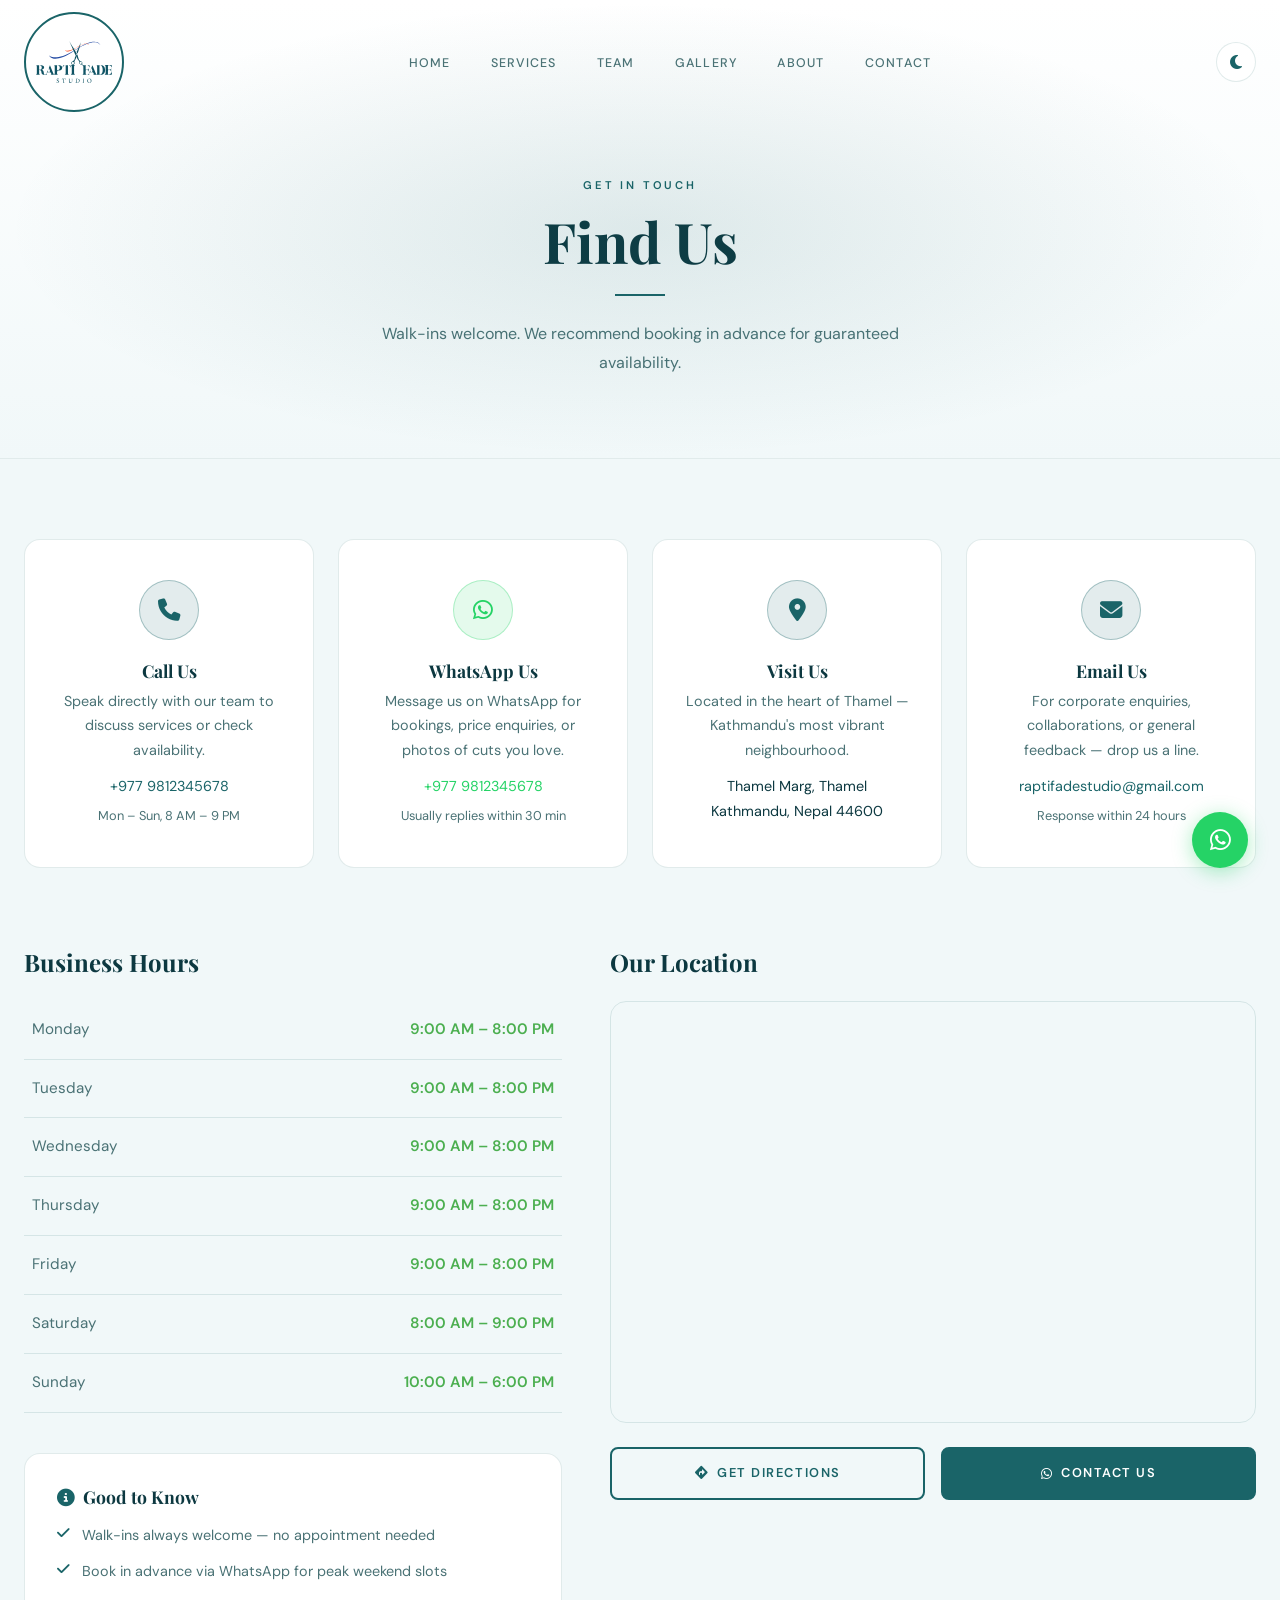
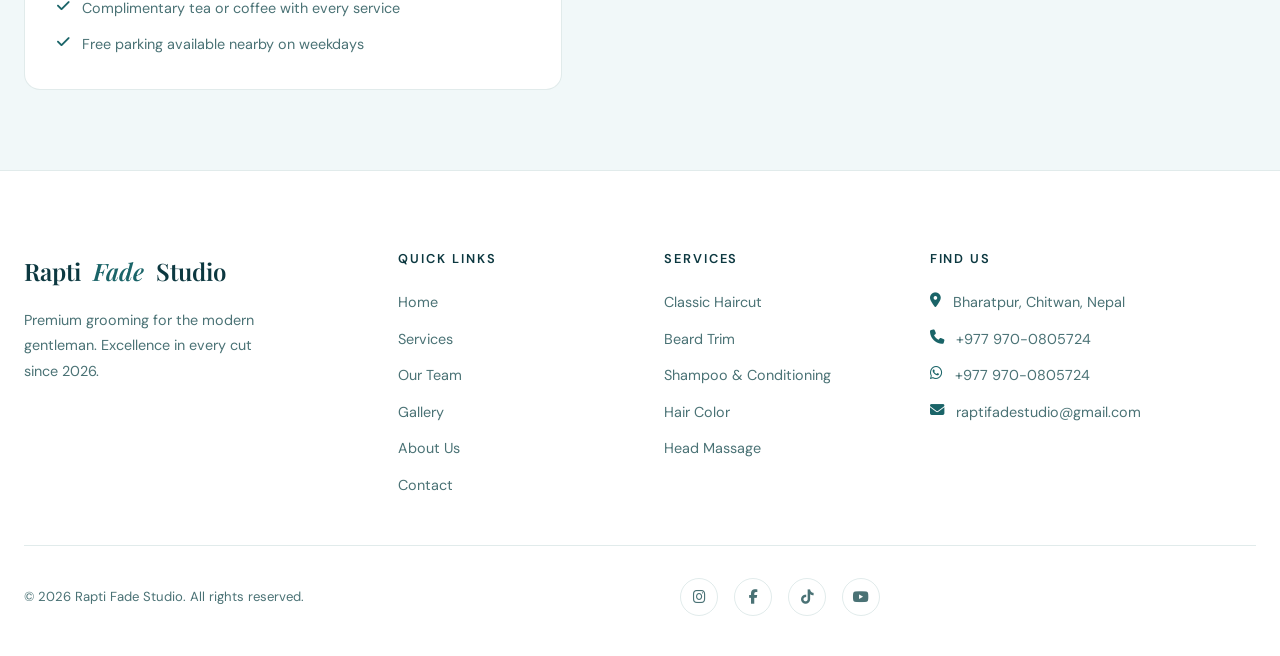
<file: contact.html>
<!DOCTYPE html>
<html lang="en" data-theme="light">
<head>
  <meta charset="UTF-8">
  <meta name="viewport" content="width=device-width, initial-scale=1.0">
  <title>Contact &amp; Location | Rapti Fade Studio</title>
  <meta name="description" content="Find Rapti Fade Studio in Thamel, Kathmandu. Business hours, phone, WhatsApp, and directions.">
  <link rel="preconnect" href="https://fonts.googleapis.com">
  <link rel="preconnect" href="https://fonts.gstatic.com" crossorigin>
  <link href="https://fonts.googleapis.com/css2?family=DM+Sans:wght@300;400;500;600&family=Playfair+Display:ital,wght@0,400;0,500;0,700;1,400;1,500&display=swap" rel="stylesheet">
  <link rel="stylesheet" href="https://cdnjs.cloudflare.com/ajax/libs/font-awesome/6.5.1/css/all.min.css" crossorigin="anonymous">
  <link rel="stylesheet" href="css/style.css">
  <script>(function(){var t=localStorage.getItem('ef-theme')||'light';document.documentElement.setAttribute('data-theme',t);})();</script>
</head>
<body>

<nav class="navbar" id="navbar">
  <div class="container">
    <div class="navbar-inner">
      <a href="index.html" class="logo">
        <img src="assets/logo/logo.svg" alt="Rapti Fade Studio" onerror="this.style.display='none'">
      </a>
      <ul class="nav-links">
        <li><a href="index.html" class="nav-link">Home</a></li>
        <li><a href="services.html" class="nav-link">Services</a></li>
        <li><a href="team.html" class="nav-link">Team</a></li>
        <li><a href="gallery.html" class="nav-link">Gallery</a></li>
        <li><a href="about.html" class="nav-link">About</a></li>
        <li><a href="contact.html" class="nav-link">Contact</a></li>
      </ul>
      <div class="nav-actions">
        <button class="theme-toggle" id="theme-toggle" title="Toggle Theme"><i class="fas fa-sun"></i></button>
        <button class="hamburger" id="hamburger" aria-label="Toggle menu">
          <span></span><span></span><span></span>
        </button>
      </div>
    </div>
  </div>
</nav>
<div class="mobile-nav" id="mobile-nav">
  <a href="index.html" class="nav-link">Home</a>
  <a href="services.html" class="nav-link">Services</a>
  <a href="team.html" class="nav-link">Team</a>
  <a href="gallery.html" class="nav-link">Gallery</a>
  <a href="about.html" class="nav-link">About</a>
  <a href="contact.html" class="nav-link">Contact</a>
</div>

<section class="page-hero">
  <div class="container">
    <span class="section-label">Get in Touch</span>
    <h1 class="section-title">Find Us</h1>
    <div class="section-divider" style="margin:0 auto 1.5rem"></div>
    <p class="section-subtitle" style="margin:0 auto">Walk-ins welcome. We recommend booking in advance for guaranteed availability.</p>
  </div>
</section>

<section class="contact-content">
  <div class="container">

    <!-- ─── CONTACT CARDS ─────────────────────────────────────────── -->
    <div class="contact-cards">
      <div class="contact-card fade-up" data-delay="1">
        <div class="contact-card-icon"><i class="fas fa-phone"></i></div>
        <h3>Call Us</h3>
        <p>Speak directly with our team to discuss services or check availability.</p>
        <p style="margin-top:.75rem"><a href="tel:+9779812345678">+977 9812345678</a></p>
        <p style="font-size:.8rem;color:var(--text-muted);margin-top:.4rem">Mon – Sun, 8 AM – 9 PM</p>
      </div>
      <div class="contact-card fade-up" data-delay="2">
        <div class="contact-card-icon" style="background:rgba(37,211,102,.12);border-color:rgba(37,211,102,.3);color:#25d366">
          <i class="fab fa-whatsapp"></i>
        </div>
        <h3>WhatsApp Us</h3>
        <p>Message us on WhatsApp for bookings, price enquiries, or photos of cuts you love.</p>
        <p style="margin-top:.75rem"><a href="https://wa.me/9779812345678" target="_blank" style="color:#25d366">+977 9812345678</a></p>
        <p style="font-size:.8rem;color:var(--text-muted);margin-top:.4rem">Usually replies within 30 min</p>
      </div>
      <div class="contact-card fade-up" data-delay="3">
        <div class="contact-card-icon"><i class="fas fa-map-marker-alt"></i></div>
        <h3>Visit Us</h3>
        <p>Located in the heart of Thamel — Kathmandu's most vibrant neighbourhood.</p>
        <p style="margin-top:.75rem;color:var(--text)">Thamel Marg, Thamel<br>Kathmandu, Nepal 44600</p>
      </div>
      <div class="contact-card fade-up" data-delay="4">
        <div class="contact-card-icon"><i class="fas fa-envelope"></i></div>
        <h3>Email Us</h3>
        <p>For corporate enquiries, collaborations, or general feedback — drop us a line.</p>
        <p style="margin-top:.75rem"><a href="mailto:raptifadestudio@gmail.com?subject=Inquiry from Website&body=Hi Elite Fade Team, I would like to ask about...">
  raptifadestudio@gmail.com
</a></p>
        <p style="font-size:.8rem;color:var(--text-muted);margin-top:.4rem">Response within 24 hours</p>
      </div>
    </div>

    <!-- ─── HOURS + MAP ─────────────────────────────────────────────── -->
    <div class="contact-grid">
      <div class="fade-up">
        <h2 class="hours-title">Business Hours</h2>
        <table class="hours-table">
          <tbody>
            <tr>
              <td>Monday</td>
              <td class="hours-open">9:00 AM – 8:00 PM</td>
            </tr>
            <tr>
              <td>Tuesday</td>
              <td class="hours-open">9:00 AM – 8:00 PM</td>
            </tr>
            <tr>
              <td>Wednesday</td>
              <td class="hours-open">9:00 AM – 8:00 PM</td>
            </tr>
            <tr>
              <td>Thursday</td>
              <td class="hours-open">9:00 AM – 8:00 PM</td>
            </tr>
            <tr>
              <td>Friday</td>
              <td class="hours-open">9:00 AM – 8:00 PM</td>
            </tr>
            <tr>
              <td>Saturday</td>
              <td class="hours-open">8:00 AM – 9:00 PM</td>
            </tr>
            <tr>
              <td>Sunday</td>
              <td class="hours-open">10:00 AM – 6:00 PM</td>
            </tr>
          </tbody>
        </table>

        <div style="margin-top:2.5rem;padding:2rem;background:var(--bg-card);border:1px solid var(--border);border-radius:var(--radius-lg)">
          <h3 style="font-size:1.1rem;color:var(--text);margin-bottom:1rem"><i class="fas fa-info-circle" style="color:var(--gold);margin-right:.5rem"></i>Good to Know</h3>
          <ul style="display:flex;flex-direction:column;gap:.75rem">
            <li style="font-size:.9rem;color:var(--text-muted);display:flex;gap:.75rem">
              <i class="fas fa-check" style="color:var(--gold);margin-top:3px;flex-shrink:0"></i>
              Walk-ins always welcome — no appointment needed
            </li>
            <li style="font-size:.9rem;color:var(--text-muted);display:flex;gap:.75rem">
              <i class="fas fa-check" style="color:var(--gold);margin-top:3px;flex-shrink:0"></i>
              Book in advance via WhatsApp for peak weekend slots
            </li>
            <li style="font-size:.9rem;color:var(--text-muted);display:flex;gap:.75rem">
              <i class="fas fa-check" style="color:var(--gold);margin-top:3px;flex-shrink:0"></i>
              Complimentary tea or coffee with every service
            </li>
            <li style="font-size:.9rem;color:var(--text-muted);display:flex;gap:.75rem">
              <i class="fas fa-check" style="color:var(--gold);margin-top:3px;flex-shrink:0"></i>
              Free parking available nearby on weekdays
            </li>
          </ul>
        </div>
      </div>

      <div class="fade-up" data-delay="2">
        <h2 class="hours-title">Our Location</h2>
        <div class="map-wrap">
          <iframe
            src="https://www.google.com/maps/embed?pb=!1m18!1m12!1m3!1d1985.1244346086426!2d84.644923855308!3d27.600998576219222!2m3!1f0!2f0!3f0!3m2!1i1024!2i768!4f13.1!3m3!1m2!1s0x3994c3004f7857db%3A0x45002286a375585b!2sRapti%20Fade%20Studio!5e0!3m2!1sen!2snp!4v1774773759241!5m2!1sen!2snp" width="400" height="300" style="border:0;" allowfullscreen="" loading="lazy" referrerpolicy="no-referrer-when-downgrade"
            width="100%"
            height="420"
            style="border:0"
            allowfullscreen=""
            loading="lazy"
            referrerpolicy="no-referrer-when-downgrade"
            title="Rapti Fade Studio — Thamel, Kathmandu">
          </iframe>
        </div>
        <div style="margin-top:1.5rem;display:flex;gap:1rem;flex-wrap:wrap">
          <a href="https://maps.app.goo.gl/Dm7tQ2Lh1UVekDp9A" target="_blank" class="btn btn-outline" style="flex:1;justify-content:center">
            <i class="fas fa-directions"></i> Get Directions
          </a>
          <a href="https://wa.me/9779808956212" target="_blank" class="btn btn-gold" style="flex:1;justify-content:center">
            <i class="fab fa-whatsapp"></i> Contact Us
          </a>
        </div>
      </div>
    </div>

  </div>
</section>

<footer class="footer">
  <div class="container">
    <div class="footer-grid">
      <div class="footer-brand">
        <a href="index.html" class="logo">Rapti <span>Fade</span>Studio</a>
        <p>Premium grooming for the modern gentleman. Excellence in every cut since 2026.</p>
      </div>
      <div class="footer-col">
        <h4>Quick Links</h4>
        <ul>
          <li><a href="index.html">Home</a></li>
          <li><a href="services.html">Services</a></li>
          <li><a href="team.html">Our Team</a></li>
          <li><a href="gallery.html">Gallery</a></li>
          <li><a href="about.html">About Us</a></li>
          <li><a href="contact.html">Contact</a></li>
        </ul>
      </div>
      <div class="footer-col">
        <h4>Services</h4>
        <ul>
          <li><a href="services.html">Classic Haircut</a></li>
          <li><a href="services.html">Beard Trim</a></li>
          <li><a href="services.html">Shampoo &amp; Conditioning</a></li>
          <li><a href="services.html">Hair Color</a></li>
          <li><a href="services.html">Head Massage</a></li>
        </ul>
      </div>
      <div class="footer-col footer-contact">
        <h4>Find Us</h4>
        <ul>
          <li><i class="fas fa-map-marker-alt"></i> Bharatpur, Chitwan, Nepal</li>
          <li><i class="fas fa-phone"></i> +977 970-0805724</li>
          <li><i class="fab fa-whatsapp"></i> +977 970-0805724</li>
          <li><i class="fas fa-envelope"></i> raptifadestudio@gmail.com</li>
        </ul>
      </div>
    </div>
    <div class="footer-bottom">
      <p class="footer-copy">
        &copy; <span id="current-year">2026</span> Rapti Fade Studio. All rights reserved.
      </p>
      <div class="social-links">
        <a href="https://www.instagram.com/raptifadestudio" aria-label="Instagram"><i class="fab fa-instagram"></i></a>
        <a href="https://www.facebook.com/Raptifadestudio" aria-label="Facebook"><i class="fab fa-facebook-f"></i></a>
        <a href="https://www.tiktok.com/@raptifadestudio"  aria-label="TikTok"><i class="fab fa-tiktok"></i></a>
        <a href="https://www.youtube.com/@RaptiFadeStudio"  aria-label="YouTube"><i class="fab fa-youtube"></i>
        <!-- <a href="#" aria-label="Twitter"><i class="fab fa-twitter"></i></a> -->
      </div>
    </div>
  </div>
</footer>

<a href="https://wa.me/9779700805724" class="wa-fab" target="_blank" rel="noopener" aria-label="WhatsApp"><i class="fab fa-whatsapp"></i></a>
<script src="js/script.js"></script>
</body>
</html>
</file>
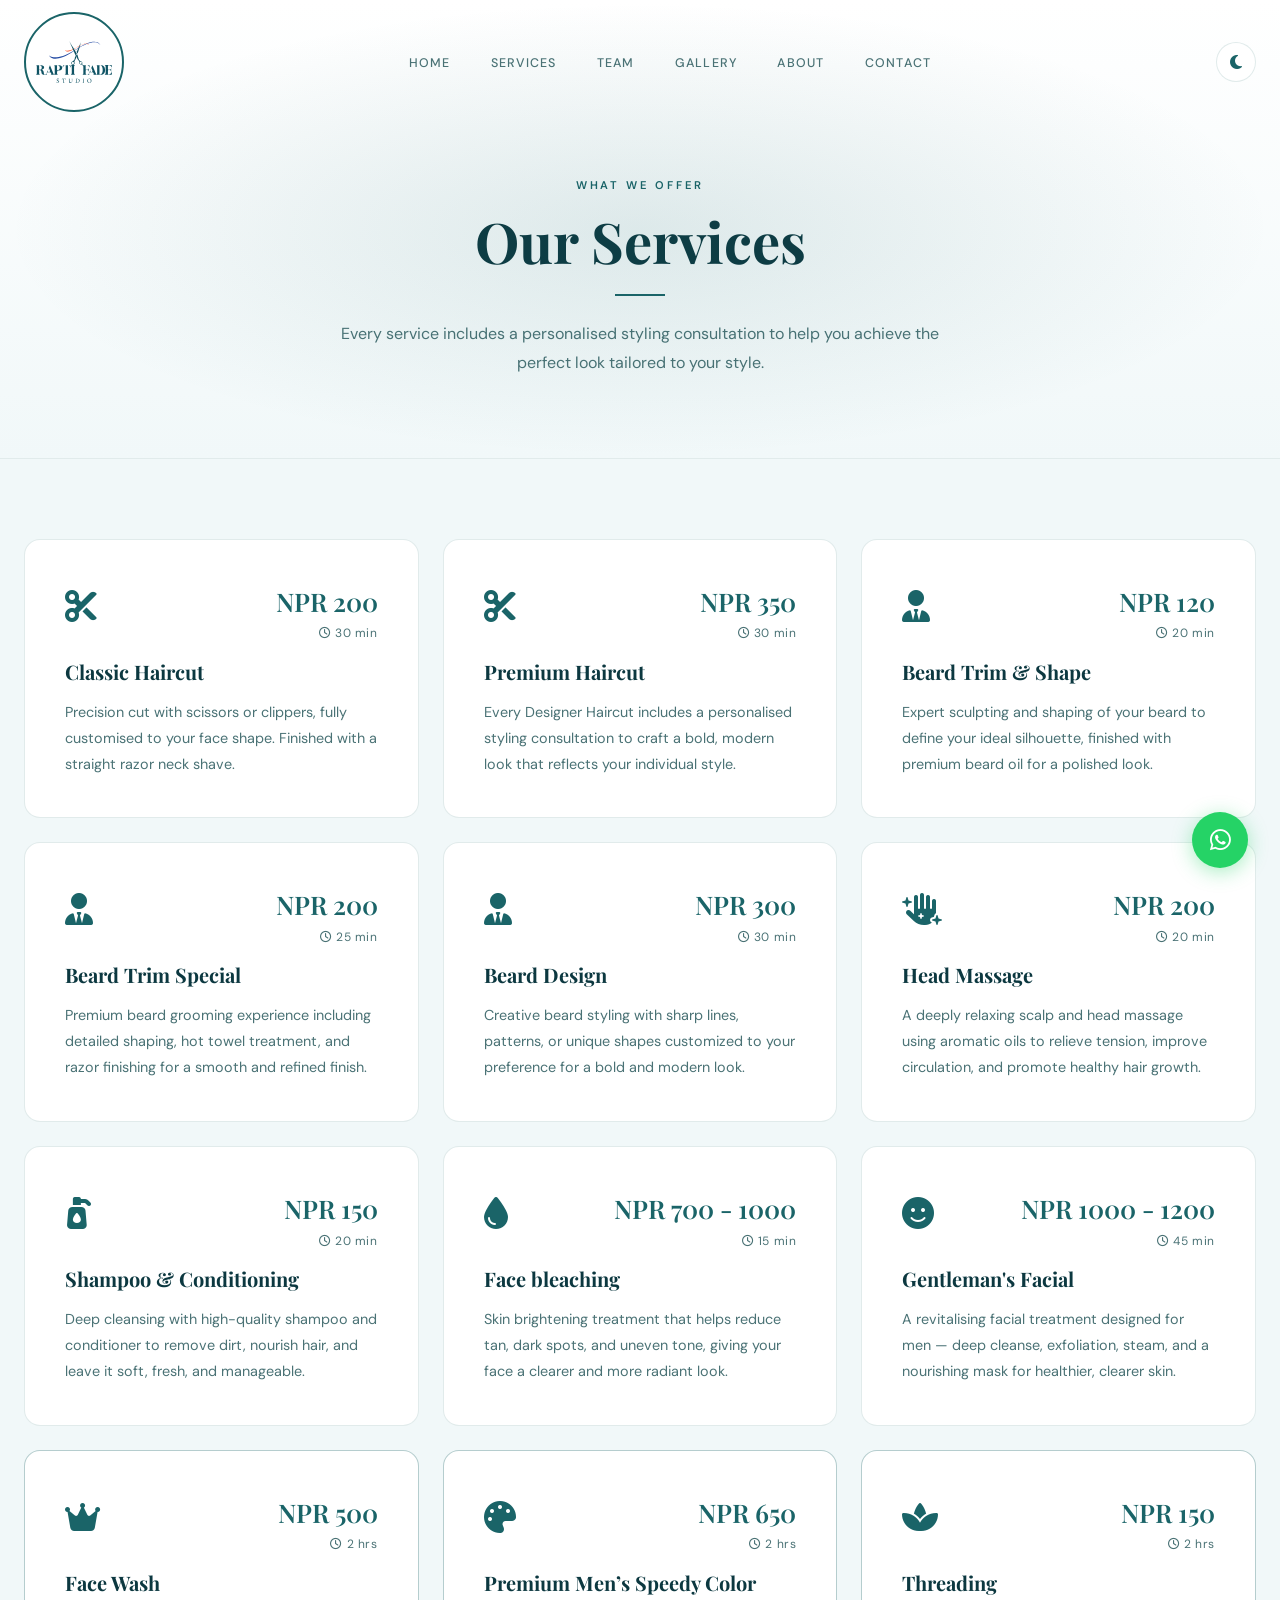
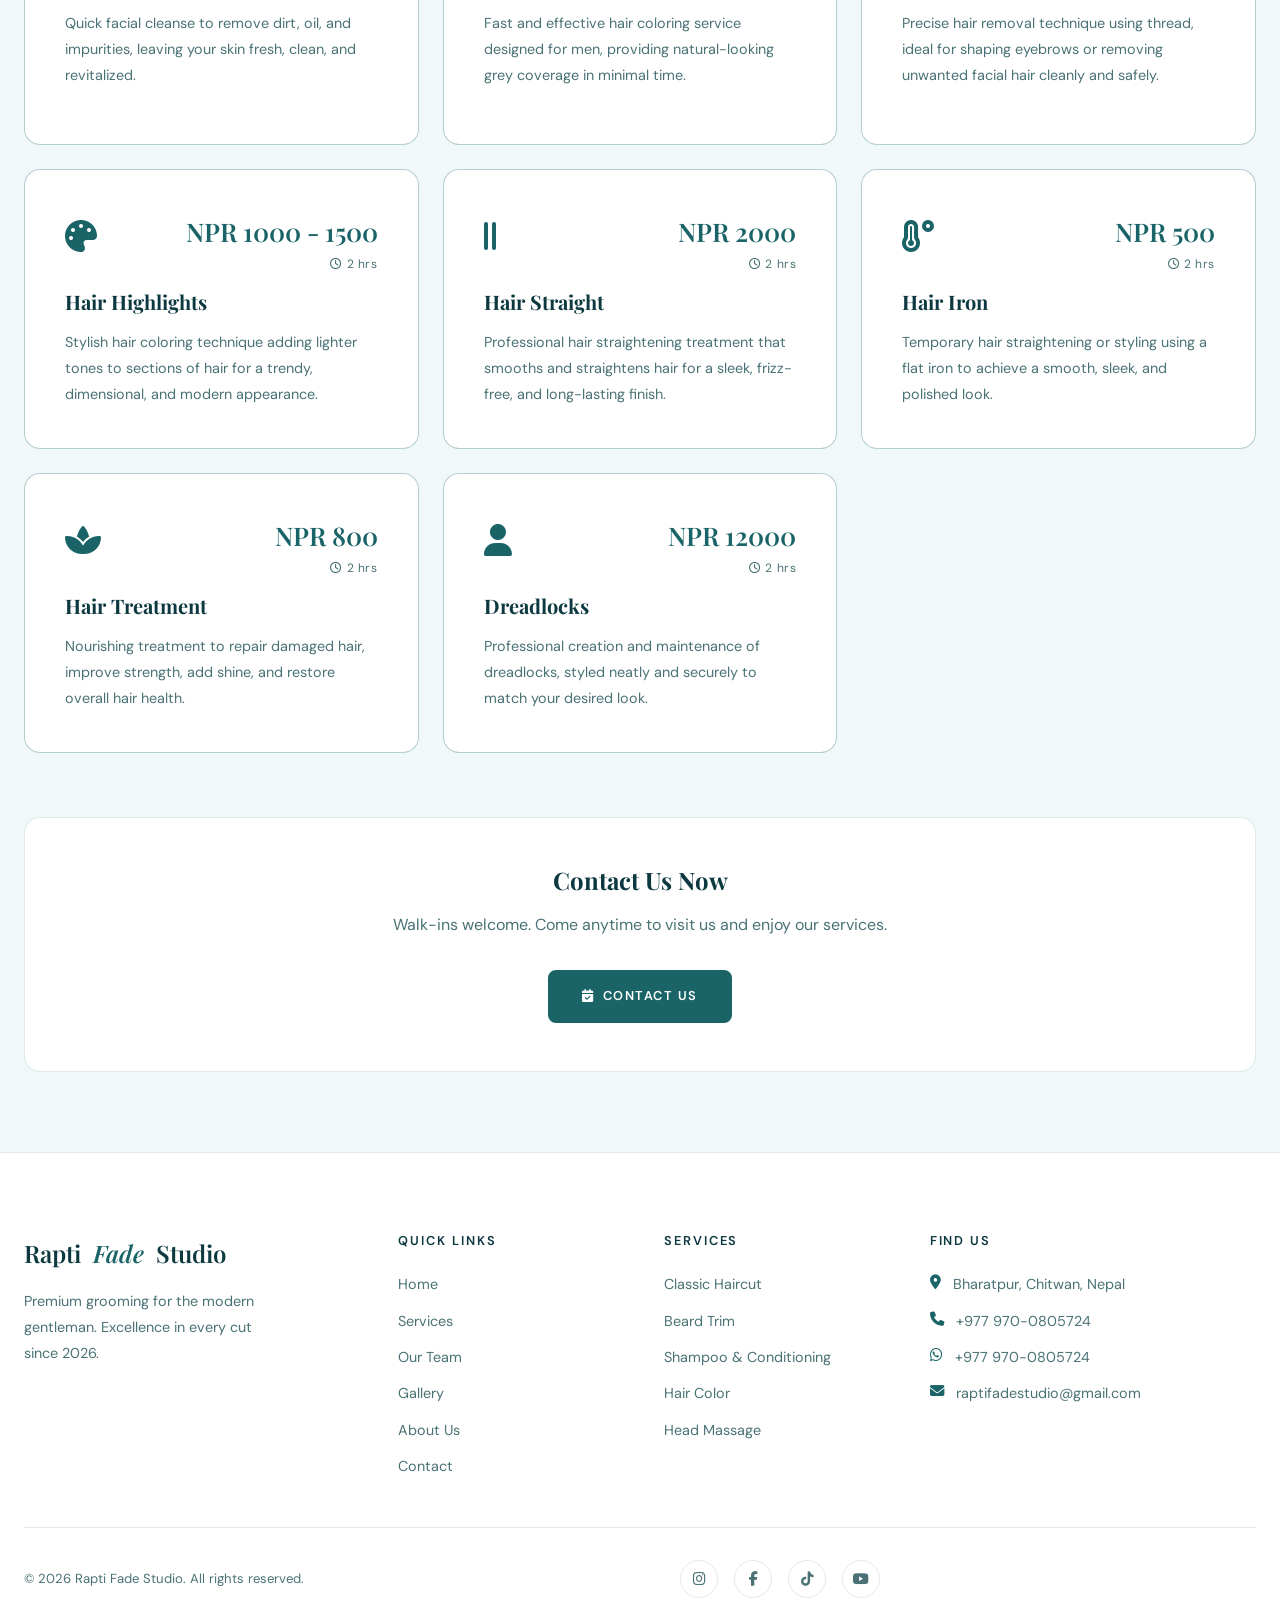
<file: services.html>
<!DOCTYPE html>
<html lang="en" data-theme="dark">
<head>
  <meta charset="UTF-8">
  <meta name="viewport" content="width=device-width, initial-scale=1.0">
  <title>Services | Rapti Fade Studio</title>
  <meta name="description" content="Explore our full menu of premium men's grooming services in Kathmandu. Haircuts, beard trims, hot towel shaves, and more — all priced in NPR.">
  <link rel="preconnect" href="https://fonts.googleapis.com">
  <link rel="preconnect" href="https://fonts.gstatic.com" crossorigin>
  <link href="https://fonts.googleapis.com/css2?family=DM+Sans:wght@300;400;500;600&family=Playfair+Display:ital,wght@0,400;0,500;0,700;1,400;1,500&display=swap" rel="stylesheet">
  <link rel="stylesheet" href="https://cdnjs.cloudflare.com/ajax/libs/font-awesome/6.5.1/css/all.min.css" crossorigin="anonymous">
  <link rel="stylesheet" href="css/style.css">
  <script>(function(){var t=localStorage.getItem('ef-theme')||'dark';document.documentElement.setAttribute('data-theme',t);})();</script>
</head>
<body>

<nav class="navbar" id="navbar">
  <div class="container">
    <div class="navbar-inner">
      <a href="index.html" class="logo">
        <img 
          src="assets/logo/logo.svg" 
          alt="Elite Fade" 
          width="220" 
          height="60"
          onerror="this.style.display='none'; console.log('Logo failed to load');">
        <!-- <span class="logo-text">Elite <span class="fade">Fade</span></span> -->
      </a>
      <ul class="nav-links">
        <li><a href="index.html" class="nav-link">Home</a></li>
        <li><a href="services.html" class="nav-link">Services</a></li>
        <li><a href="team.html" class="nav-link">Team</a></li>
        <li><a href="gallery.html" class="nav-link">Gallery</a></li>
        <li><a href="about.html" class="nav-link">About</a></li>
        <li><a href="contact.html" class="nav-link">Contact</a></li>
      </ul>
      <div class="nav-actions">
        <button class="theme-toggle" id="theme-toggle" title="Toggle Theme"><i class="fas fa-sun"></i></button>
        <!-- <a href="contact.html" class="btn btn-gold">Book Now</a> -->
        <button class="hamburger" id="hamburger" aria-label="Toggle menu">
          <span></span><span></span><span></span>
        </button>
      </div>
    </div>
  </div>
</nav>
<div class="mobile-nav" id="mobile-nav">
  <a href="index.html" class="nav-link">Home</a>
  <a href="services.html" class="nav-link">Services</a>
  <a href="team.html" class="nav-link">Team</a>
  <a href="gallery.html" class="nav-link">Gallery</a>
  <a href="about.html" class="nav-link">About</a>
  <a href="contact.html" class="nav-link">Contact</a>
  <!-- <a href="contact.html" class="btn btn-gold">Book Now</a> -->
</div>

<!-- ─── PAGE HERO ───────────────────────────────────────────────── -->
<section class="page-hero">
  <div class="container">
    <span class="section-label">What We Offer</span>
    <h1 class="section-title">Our Services</h1>
    <div class="section-divider" style="margin:0 auto 1.5rem"></div>
    <p class="section-subtitle" style="margin:0 auto">Every service includes a personalised styling consultation to help you achieve the perfect look tailored to your style.</p>
  </div>
</section>

<!-- ─── SERVICES GRID ───────────────────────────────────────────── -->
<section class="services-full">
  <div class="container">
    <div class="services-full-grid">

      <div class="service-full-card fade-up" data-delay="1">
        <div class="service-full-top">
          <div class="service-full-icon"><i class="fas fa-cut"></i></div>
          <div>
            <span class="svc-price">NPR 200</span>
            <span class="svc-dur"><i class="far fa-clock"></i> 30 min</span>
          </div>
        </div>
        <h3>Classic Haircut</h3>
        <p>Precision cut with scissors or clippers, fully customised to your face shape. Finished with a straight razor neck shave.</p>
      </div>

      <div class="service-full-card fade-up" data-delay="1">
        <div class="service-full-top">
          <div class="service-full-icon"><i class="fas fa-cut"></i></div>
          <div>
            <span class="svc-price">NPR 350</span>
            <span class="svc-dur"><i class="far fa-clock"></i> 30 min</span>
          </div>
        </div>
        <h3>Premium Haircut</h3>
        <p>Every Designer Haircut includes a personalised styling consultation to craft a bold, modern look that reflects your individual style.</p>
      </div>

      <div class="service-full-card fade-up" data-delay="2">
        <div class="service-full-top">
          <div class="service-full-icon"><i class="fas fa-user-tie"></i></div>
          <div>
            <span class="svc-price">NPR 120</span>
            <span class="svc-dur"><i class="far fa-clock"></i> 20 min</span>
          </div>
        </div>
        <h3>Beard Trim &amp; Shape</h3>
        <p>Expert sculpting and shaping of your beard to define your ideal silhouette, finished with premium beard oil for a polished look.</p>
      </div>

      <div class="service-full-card fade-up" data-delay="3">
        <div class="service-full-top">
          <div class="service-full-icon"><i class="fas fa-user-tie"></i></div>
          <div>
            <span class="svc-price">NPR 200</span>
            <span class="svc-dur"><i class="far fa-clock"></i> 25 min</span>
          </div>
        </div>
        <h3>Beard Trim Special</h3>
        <p>Premium beard grooming experience including detailed shaping, hot towel treatment, and razor finishing for a smooth and refined finish.</p>
      </div>

      <div class="service-full-card fade-up" data-delay="1">
        <div class="service-full-top">
          <div class="service-full-icon"><i class="fas fa-user-tie"></i></div>
          <div>
            <span class="svc-price">NPR 300</span>
            <span class="svc-dur"><i class="far fa-clock"></i> 30 min</span>
          </div>
        </div>
        <h3>Beard Design</h3>
        <p>Creative beard styling with sharp lines, patterns, or unique shapes customized to your preference for a bold and modern look.</p>
      </div>

     

      <div class="service-full-card fade-up" data-delay="3">
        <div class="service-full-top">
          <div class="service-full-icon"><i class="fas fa-hand-sparkles"></i></div>
          <div>
            <span class="svc-price">NPR 200</span>
            <span class="svc-dur"><i class="far fa-clock"></i> 20 min</span>
          </div>
        </div>
        <h3>Head Massage</h3>
        <p>A deeply relaxing scalp and head massage using aromatic oils to relieve tension, improve circulation, and promote healthy hair growth.</p>
      </div>

       <div class="service-full-card fade-up" data-delay="2">
        <div class="service-full-top">
          <div class="service-full-icon"><i class="fas fa-pump-soap"></i></div>
          <div>
            <span class="svc-price">NPR 150</span>
            <span class="svc-dur"><i class="far fa-clock"></i> 20 min</span>
          </div>
        </div>
        <h3>Shampoo &amp; Conditioning</h3>
        <p>Deep cleansing with high-quality shampoo and conditioner to remove dirt, nourish hair, and leave it soft, fresh, and manageable.</p>
      </div>

      <div class="service-full-card fade-up" data-delay="1">
        <div class="service-full-top">
          <div class="service-full-icon"><i class="fas fa-droplet"></i></div>
          <div>
            <span class="svc-price">NPR 700 - 1000</span>
            <span class="svc-dur"><i class="far fa-clock"></i> 15 min</span>
          </div>
        </div>
        <h3>Face bleaching</h3>
        <p>Skin brightening treatment that helps reduce tan, dark spots, and uneven tone, giving your face a clearer and more radiant look.</p>
      </div>

      <div class="service-full-card fade-up" data-delay="2">
        <div class="service-full-top">
          <div class="service-full-icon"><i class="fas fa-face-smile"></i></div>
          <div>
            <span class="svc-price">NPR 1000 - 1200</span>
            <span class="svc-dur"><i class="far fa-clock"></i> 45 min</span>
          </div>
        </div>
        <h3>Gentleman's Facial</h3>
        <p>A revitalising facial treatment designed for men — deep cleanse, exfoliation, steam, and a nourishing mask for healthier, clearer skin.</p>
      </div>

      <div class="service-full-card fade-up" data-delay="3" style="border-color:var(--border-gold)">
        <div class="service-full-top">
          <div class="service-full-icon"><i class="fas fa-crown"></i></div>
          <div>
            <span class="svc-price">NPR 500</span>
            <span class="svc-dur"><i class="far fa-clock"></i> 2 hrs</span>
          </div>
        </div>
        <h3>Face Wash</h3>
        <p>Quick facial cleanse to remove dirt, oil, and impurities, leaving your skin fresh, clean, and revitalized.</p>
      </div>
      <div class="service-full-card fade-up" data-delay="3" style="border-color:var(--border-gold)">
        <div class="service-full-top">
          <div class="service-full-icon"><i class="fas fa-palette"></i></div>
          <div>
            <span class="svc-price">NPR 650</span>
            <span class="svc-dur"><i class="far fa-clock"></i> 2 hrs</span>
          </div>
        </div>
        <h3>Premium Men’s Speedy Color</h3>
        <p>Fast and effective hair coloring service designed for men, providing natural-looking grey coverage in minimal time.</p>
      </div>
      <div class="service-full-card fade-up" data-delay="3" style="border-color:var(--border-gold)">
        <div class="service-full-top">
          <div class="service-full-icon"><i class="fas fa-spa"></i></div>
          <div>
            <span class="svc-price">NPR 150</span>
            <span class="svc-dur"><i class="far fa-clock"></i> 2 hrs</span>
          </div>
        </div>
        <h3>Threading</h3>
        <p>Precise hair removal technique using thread, ideal for shaping eyebrows or removing unwanted facial hair cleanly and safely.<p>
      </div>
      <div class="service-full-card fade-up" data-delay="3" style="border-color:var(--border-gold)">
        <div class="service-full-top">
          <div class="service-full-icon"><i class="fas fa-palette"></i></div>
          <div>
            <span class="svc-price">NPR 1000 - 1500</span>
            <span class="svc-dur"><i class="far fa-clock"></i> 2 hrs</span>
          </div>
        </div>
        <h3>Hair Highlights</h3>
        <p>Stylish hair coloring technique adding lighter tones to sections of hair for a trendy, dimensional, and modern appearance.</p>
      </div>
      <div class="service-full-card fade-up" data-delay="3" style="border-color:var(--border-gold)">
        <div class="service-full-top">
          <div class="service-full-icon"><i class="fas fa-grip-lines-vertical"></i></div>
          <div>
            <span class="svc-price">NPR 2000</span>
            <span class="svc-dur"><i class="far fa-clock"></i> 2 hrs</span>
          </div>
        </div>
        <h3>Hair Straight</h3>
        <p>Professional hair straightening treatment that smooths and straightens hair for a sleek, frizz-free, and long-lasting finish.</p>
      </div>
      <div class="service-full-card fade-up" data-delay="3" style="border-color:var(--border-gold)">
        <div class="service-full-top">
          <div class="service-full-icon"><i class="fas fa-temperature-high"></i></div>
          <div>
            <span class="svc-price">NPR 500</span>
            <span class="svc-dur"><i class="far fa-clock"></i> 2 hrs</span>
          </div>
        </div>
        <h3>Hair Iron</h3>
        <p>Temporary hair straightening or styling using a flat iron to achieve a smooth, sleek, and polished look.</p>
      </div>
      <div class="service-full-card fade-up" data-delay="3" style="border-color:var(--border-gold)">
        <div class="service-full-top">
          <div class="service-full-icon"><i class="fas fa-spa"></i></div>
          <div>
            <span class="svc-price">NPR 800</span>
            <span class="svc-dur"><i class="far fa-clock"></i> 2 hrs</span>
          </div>
        </div>
        <h3>Hair Treatment</h3>
        <p>Nourishing treatment to repair damaged hair, improve strength, add shine, and restore overall hair health.</p>
      </div>
      <div class="service-full-card fade-up" data-delay="3" style="border-color:var(--border-gold)">
        <div class="service-full-top">
          <div class="service-full-icon"><i class="fas fa-user"></i></div>
          <div>
            <span class="svc-price">NPR 12000</span>
            <span class="svc-dur"><i class="far fa-clock"></i> 2 hrs</span>
          </div>
        </div>
        <h3>Dreadlocks</h3>
        <p>Professional creation and maintenance of dreadlocks, styled neatly and securely to match your desired look.</p>
      </div>

    </div>

    <div style="text-align:center;margin-top:4rem;padding:3rem;background:var(--bg-card);border:1px solid var(--border);border-radius:var(--radius-lg)" class="fade-up">
      <h3 style="font-size:1.5rem;color:var(--text);margin-bottom:1rem">Contact Us Now</h3>
      <p style="color:var(--text-muted);margin-bottom:2rem">Walk-ins welcome. Come anytime to visit us and enjoy our services.</p>
      <a href="contact.html" class="btn btn-gold"><i class="fas fa-calendar-check"></i> Contact Us</a>
    </div>
  </div>
</section>

<footer class="footer">
  <div class="container">
    <div class="footer-grid">
      <div class="footer-brand">
        <a href="index.html" class="logo">Rapti <span>Fade</span>Studio</a>
        <p>Premium grooming for the modern gentleman. Excellence in every cut since 2026.</p>
      </div>
      <div class="footer-col">
        <h4>Quick Links</h4>
        <ul>
          <li><a href="index.html">Home</a></li>
          <li><a href="services.html">Services</a></li>
          <li><a href="team.html">Our Team</a></li>
          <li><a href="gallery.html">Gallery</a></li>
          <li><a href="about.html">About Us</a></li>
          <li><a href="contact.html">Contact</a></li>
        </ul>
      </div>
      <div class="footer-col">
        <h4>Services</h4>
        <ul>
          <li><a href="services.html">Classic Haircut</a></li>
          <li><a href="services.html">Beard Trim</a></li>
          <li><a href="services.html">Shampoo &amp; Conditioning</a></li>
          <li><a href="services.html">Hair Color</a></li>
          <li><a href="services.html">Head Massage</a></li>
        </ul>
      </div>
      <div class="footer-col footer-contact">
        <h4>Find Us</h4>
        <ul>
          <li><i class="fas fa-map-marker-alt"></i> Bharatpur, Chitwan, Nepal</li>
          <li><i class="fas fa-phone"></i> +977 970-0805724</li>
          <li><i class="fab fa-whatsapp"></i> +977 970-0805724</li>
          <li><i class="fas fa-envelope"></i> raptifadestudio@gmail.com</li>
        </ul>
      </div>
    </div>
    <div class="footer-bottom">
      <p class="footer-copy">
        &copy; <span id="current-year">2026</span> Rapti Fade Studio. All rights reserved.
      </p>
      <div class="social-links">
        <a href="https://www.instagram.com/raptifadestudio" aria-label="Instagram"><i class="fab fa-instagram"></i></a>
        <a href="https://www.facebook.com/Raptifadestudio" aria-label="Facebook"><i class="fab fa-facebook-f"></i></a>
        <a href="https://www.tiktok.com/@raptifadestudio"  aria-label="TikTok"><i class="fab fa-tiktok"></i></a>
        <a href="https://www.youtube.com/@RaptiFadeStudio"  aria-label="YouTube"><i class="fab fa-youtube"></i>
        <!-- <a href="#" aria-label="Twitter"><i class="fab fa-twitter"></i></a> -->
      </div>
    </div>
  </div>
</footer>

<a href="https://wa.me/9779700805724" class="wa-fab" target="_blank" rel="noopener" aria-label="WhatsApp"><i class="fab fa-whatsapp"></i></a>
<script src="js/script.js"></script>
</body>
</html>
</file>
<file: css/style.css>
/* ============================================================
   RAPTI FADE STUDIO — style.css
   Brand Palette: Teal #1A6468 · Coral #D63820 · Navy #1E3D8C
   ============================================================ */

@import url('https://fonts.googleapis.com/css2?family=DM+Sans:wght@300;400;500;600&family=Playfair+Display:ital,wght@0,400;0,500;0,700;1,400;1,500&display=swap');

/* ─── CSS VARIABLES ──────────────────────────────────────────────── */
:root {
  /* Light Mode — DEFAULT — Brand: Rapti Fade Studio */
  --bg:          #F1F8F9;
  --bg-card:     #FFFFFF;
  --bg-hover:    #E0F0F2;
  --text:        #0C3840;
  --text-muted:  #4A7275;
  --gold:        #1A6468;       /* brand teal */
  --gold-hover:  #0F4A4D;
  --gold-glow:   rgba(26,100,104,.12);
  --border:      rgba(26,100,104,.13);
  --border-gold: rgba(26,100,104,.32);
  --nav-bg:      rgba(241,248,249,.96);
  --shadow:      0 8px 40px rgba(12,56,64,.10);
  --shadow-card: 0 4px 20px rgba(12,56,64,.08);
  --accent-red:  #D63820;       /* coral swoosh */
  --accent-navy: #1E3D8C;       /* navy swoosh */
  --font-sans:   'DM Sans', sans-serif;
  --font-serif:  'Playfair Display', serif;
  --radius:      8px;
  --radius-lg:   16px;
  --ease:        .35s cubic-bezier(.4,0,.2,1);
}

[data-theme="dark"] {
  --bg:          #081C1E;
  --bg-card:     #0F2628;
  --bg-hover:    #163032;
  --text:        #E5F3F5;
  --text-muted:  #7AAEB2;
  --gold:        #2AAAB5;       /* lighter teal for dark bg */
  --gold-hover:  #1E8890;
  --gold-glow:   rgba(42,170,181,.15);
  --border:      rgba(255,255,255,.08);
  --border-gold: rgba(42,170,181,.35);
  --nav-bg:      rgba(8,28,30,.95);
  --shadow:      0 8px 40px rgba(0,0,0,.5);
  --shadow-card: 0 4px 20px rgba(0,0,0,.4);
  --accent-red:  #E85A3A;
  --accent-navy: #4A80D0;
}

/* ─── RESET & BASE ───────────────────────────────────────────────── */
*,*::before,*::after { margin:0; padding:0; box-sizing:border-box; }

html {
  scroll-behavior: smooth;
  transition: background-color var(--ease);
}

body {
  font-family: var(--font-sans);
  background: var(--bg);
  color: var(--text);
  line-height: 1.7;
  overflow-x: hidden;
  transition: background var(--ease), color var(--ease);
}

img { max-width:100%; display:block; }
a   { text-decoration:none; color:inherit; }
ul  { list-style:none; }
button { cursor:pointer; border:none; background:none; font-family:inherit; }

h1,h2,h3,h4,h5 { font-family:var(--font-serif); line-height:1.2; }

::-webkit-scrollbar { width:8px; }
::-webkit-scrollbar-track { background:var(--bg); }
::-webkit-scrollbar-thumb { background:var(--border); border-radius:4px; }
::-webkit-scrollbar-thumb:hover { background:var(--text-muted); }

/* ─── UTILITIES ──────────────────────────────────────────────────── */
.container { max-width:1280px; margin:0 auto; padding:0 1.5rem; }

.gold { color:var(--gold); }

.btn {
  display:inline-flex; align-items:center; gap:.5rem;
  padding:.85rem 2rem;
  font-family:var(--font-sans); font-size:.8rem; font-weight:600;
  letter-spacing:.12em; text-transform:uppercase;
  border-radius:var(--radius); transition:all var(--ease); cursor:pointer;
  white-space:nowrap;
}
.btn-gold {
  background:var(--gold); color:#fff; border:2px solid var(--gold);
}
.btn-gold:hover {
  background:var(--gold-hover); border-color:var(--gold-hover);
  transform:translateY(-2px); box-shadow:0 8px 24px rgba(26,100,104,.35);
}
.btn-outline {
  background:transparent; color:var(--gold); border:2px solid var(--gold);
}
.btn-outline:hover {
  background:var(--gold); color:#000; transform:translateY(-2px);
}

/* ─── SECTION HEADING ────────────────────────────────────────────── */
.section-label {
  font-size:.7rem; font-weight:600; letter-spacing:.25em; text-transform:uppercase;
  color:var(--gold); display:block; margin-bottom:.75rem;
}
.section-title {
  font-size:clamp(2rem,5vw,3.5rem); color:var(--text); margin-bottom:1.25rem;
}
.section-divider {
  width:50px; height:2px; background:var(--gold); margin-bottom:1.5rem;
}
.section-subtitle {
  font-size:1rem; color:var(--text-muted); max-width:600px; line-height:1.8;
}
.section-header { text-align:center; margin-bottom:4rem; }
.section-header .section-divider { margin:0 auto 1.5rem; }

/* ─── PAGE HERO (inner pages) ───────────────────────────────────── */
.page-hero {
  /* 11rem top = large navbar (~8rem) + comfortable breathing room */
  padding:11rem 0 5rem; text-align:center; position:relative;
  background:linear-gradient(180deg, var(--bg-card) 0%, var(--bg) 100%);
  border-bottom:1px solid var(--border);
}
.page-hero::before {
  content:''; position:absolute; inset:0;
  background:radial-gradient(ellipse at center, var(--gold-glow) 0%, transparent 70%);
  pointer-events:none;
}

/* ─── NAVBAR ─────────────────────────────────────────────────────── */
.navbar {
  position:fixed; top:0; left:0; right:0; z-index:1000;
  padding:.75rem 0; transition:all var(--ease);
}
.navbar.scrolled {
  background:var(--nav-bg); backdrop-filter:blur(20px);
  -webkit-backdrop-filter:blur(20px);
  border-bottom:1px solid var(--border);
  padding:.5rem 0; box-shadow:var(--shadow-card);
}
.navbar-inner { display:flex; align-items:center; justify-content:space-between; }

.logo {
  display:flex; align-items:center; gap:.75rem;
  font-family:var(--font-serif); font-size:1.5rem; font-weight:600;
  color:var(--text); z-index:1001; position:relative;
}
/* Large logo on page load (before scroll) */
.logo img {
  height:100px; 
  width: 100px;
  /* width:auto; */
  max-width:280px;
  object-fit:contain; 
  /* border-radius:6px; */
  border-radius: 50% !important;
  object-fit: cover;             /* Prevents squishing the logo */
  border: 2px solid var(--gold); /* Adds a brand-colored ring */
  background: #fff;
  /* transition:height .35s cubic-bezier(.4,0,.2,1),
             max-width .35s cubic-bezier(.4,0,.2,1);
} */
 transition: height .35s cubic-bezier(.4,0,.2,1),
              width .35s cubic-bezier(.4,0,.2,1),
              max-width .35s cubic-bezier(.4,0,.2,1);
}
/* Shrinks smoothly when user scrolls */
.navbar.scrolled .logo img { height:50px;width: 50px; max-width:180px; }
[data-theme="dark"] .logo img { background:#fff; border-radius:4px; padding:2px; }
.logo span { color:var(--gold); font-style:italic; }

.nav-links { display:flex; align-items:center; gap:2.5rem; }
.nav-links a {
  font-size:.78rem; font-weight:500; letter-spacing:.1em; text-transform:uppercase;
  color:var(--text-muted); padding:.25rem 0; position:relative;
  transition:color var(--ease);
}
.nav-links a::after {
  content:''; position:absolute; bottom:-2px; left:0;
  width:0; height:2px; background:var(--gold); transition:width var(--ease);
}
.nav-links a:hover,
.nav-links a.active { color:var(--gold); }
.nav-links a:hover::after,
.nav-links a.active::after { width:100%; }

/* ── White nav text ONLY on home page (dark hero behind navbar) ── */
body.has-hero .navbar:not(.scrolled) .nav-links a { color:rgba(255,255,255,.8); }
body.has-hero .navbar:not(.scrolled) .nav-links a:hover,
body.has-hero .navbar:not(.scrolled) .nav-links a.active { color:#ffffff; }
body.has-hero .navbar:not(.scrolled) .nav-links a::after { background:#ffffff; }

.nav-actions { display:flex; align-items:center; gap:.75rem; }

/* Theme Toggle */
.theme-toggle {
  width:40px; height:40px; border-radius:50%;
  border:1px solid var(--border); background:var(--bg-card);
  color:var(--gold); display:flex; align-items:center; justify-content:center;
  font-size:1rem; transition:all var(--ease); cursor:pointer;
}
.theme-toggle:hover {
  background:var(--gold-glow); border-color:var(--gold); transform:rotate(20deg);
}

/* Hamburger */
.hamburger {
  display:none; flex-direction:column; gap:5px; padding:6px; z-index:1001;
}
.hamburger span {
  display:block; width:24px; height:2px; background:var(--text);
  border-radius:2px; transition:all var(--ease);
}
.hamburger.open span:nth-child(1) { transform:translateY(7px) rotate(45deg); }
.hamburger.open span:nth-child(2) { opacity:0; }
.hamburger.open span:nth-child(3) { transform:translateY(-7px) rotate(-45deg); }

/* Mobile Nav Overlay */
.mobile-nav {
  position:fixed; inset:0; background:var(--bg); z-index:999;
  display:flex; flex-direction:column; align-items:center; justify-content:center;
  gap:2rem; opacity:0; visibility:hidden; transition:all var(--ease);
  padding:2rem;
}
.mobile-nav.open { opacity:1; visibility:visible; }
.mobile-nav a {
  font-family:var(--font-serif); font-size:2.5rem;
  color:var(--text); transition:color var(--ease);
}
.mobile-nav a:hover,
.mobile-nav a.active { color:var(--gold); }
.mobile-nav .btn-gold { font-size:.85rem; margin-top:1rem; }

/* ─── HERO ───────────────────────────────────────────────────────── */
.hero {
  /* padding-top pushes flex-center below the tall fixed navbar (~8rem) */
  position:relative; min-height:100vh; display:flex; align-items:center;
  padding-top:8rem; overflow:hidden;
}
.hero-bg {
  position:absolute; inset:0;
  /* Light mode: bright, clean barbershop interior */
  /* background-image:url('https://images.unsplash.com/photo-1521490683712-35a1cb235d1c?auto=format&fit=crop&w=1920&q=80'); */
  background-image: url('../assets/hero/hero2.png');
  background-size:cover; background-position:center;
  filter:brightness(.68); transition:background-image .4s ease, filter var(--ease);
}
[data-theme="dark"] .hero-bg {
  /* Dark mode: cinematic, moody barber shot */
  /* background-image:url('https://images.unsplash.com/photo-1503951914875-452162b0f3f1?auto=format&fit=crop&w=1920&q=80'); */
  background-image: url('../assets/hero/hero1.png');
  background-position:center ;
  filter:brightness(.28);
}

.hero-overlay {
  position:absolute; inset:0;
  /* Light mode: lighter overlay — image shows through, stays readable */
  background:linear-gradient(135deg, rgba(8,30,40,.55) 0%, rgba(8,30,40,.18) 100%);
}
[data-theme="dark"] .hero-overlay {
  background:linear-gradient(135deg, rgba(0,0,0,.72) 0%, rgba(0,0,0,.30) 100%);
}
.hero-content { position:relative; z-index:2; max-width:820px; }

.hero-label {
  font-size:.7rem; font-weight:600; letter-spacing:.3em; text-transform:uppercase;
  color:rgba(255,255,255,.85); margin-bottom:1.5rem;
  display:flex; align-items:center; gap:1rem;
}
.hero-label::before {
  content:''; display:block; width:40px; height:1px; background:rgba(255,255,255,.55);
}
.hero-title {
  font-size:clamp(3rem,7vw,6rem); font-weight:700;
  color:#ffffff; line-height:1.05; margin-bottom:1.5rem;
}
/* Hero always sits on a dark background, so em must always be the bright teal */
.hero-title em { color:#2AAAB5; font-style:italic; }
.hero-subtitle {
  font-size:1.1rem; color:rgba(255,255,255,.7);
  margin-bottom:2.5rem; max-width:480px;
}
.hero-cta { display:flex; gap:1rem; flex-wrap:wrap; }
.hero-cta .btn-outline { color:#fff; border-color:rgba(255,255,255,.55); }
.hero-cta .btn-outline:hover { background:rgba(255,255,255,.12); border-color:#fff; }

/* ─── SERVICES PREVIEW (home) ───────────────────────────────────── */
.services-preview { padding:7rem 0; }
.services-grid { display:grid; grid-template-columns:repeat(auto-fit,minmax(250px,1fr)); gap:1.5rem; }

.service-card {
  background:var(--bg-card); border:1px solid var(--border);
  border-radius:var(--radius-lg); padding:2.5rem 2rem;
  transition:all var(--ease); position:relative; overflow:hidden;
}
.service-card::before {
  content:''; position:absolute; bottom:0; left:0; right:0;
  height:2px; background:var(--gold); transform:scaleX(0); transition:transform var(--ease);
}
.service-card:hover { border-color:var(--border-gold); box-shadow:var(--shadow-card); transform:translateY(-4px); }
.service-card:hover::before { transform:scaleX(1); }

.service-icon { font-size:2rem; color:var(--gold); margin-bottom:1.25rem; }
.service-card h3 { font-size:1.3rem; color:var(--text); margin-bottom:.5rem; }
.service-card p  { font-size:.9rem; color:var(--text-muted); margin-bottom:1.5rem; line-height:1.7; }
.service-meta    { display:flex; align-items:center; justify-content:space-between; }
.service-price   { font-family:var(--font-serif); font-size:1.3rem; color:var(--gold); font-weight:600; }
.service-duration{ font-size:.78rem; color:var(--text-muted); letter-spacing:.05em; }

/* ─── WHY CHOOSE US ──────────────────────────────────────────────── */
.why-us {
  padding:7rem 0; background:var(--bg-card);
  border-top:1px solid var(--border); border-bottom:1px solid var(--border);
}
.why-grid { display:grid; grid-template-columns:repeat(auto-fit,minmax(220px,1fr)); gap:2rem; }
.why-item {
  text-align:center; padding:2.5rem 1.5rem;
  border-radius:var(--radius-lg); transition:background var(--ease);
}
.why-item:hover { background:var(--bg-hover); }
.why-icon {
  width:64px; height:64px; border-radius:50%;
  border:1px solid var(--border-gold); background:var(--gold-glow);
  display:flex; align-items:center; justify-content:center;
  margin:0 auto 1.5rem; font-size:1.6rem; color:var(--gold);
  transition:all var(--ease);
}
.why-item:hover .why-icon { background:var(--gold); color:#000; border-color:var(--gold); }
.why-item h3 { font-size:1.2rem; color:var(--text); margin-bottom:.75rem; }
.why-item p  { font-size:.9rem; color:var(--text-muted); }

/* ─── TEAM CARDS ─────────────────────────────────────────────────── */
.team-teaser { padding:7rem 0; }
.team-grid { display:grid; grid-template-columns:repeat(auto-fit,minmax(280px,1fr)); gap:2rem; }

.team-card {
  background:var(--bg-card); border:1px solid var(--border);
  border-radius:var(--radius-lg); overflow:hidden; transition:all var(--ease);
}
.team-card:hover { border-color:var(--border-gold); transform:translateY(-4px); box-shadow:var(--shadow-card); }
.team-photo { width:100%; height:280px; object-fit:cover; filter:grayscale(30%); transition:filter var(--ease); }
/* .team-photo {object-fit:cover; background: #000; } */
.team-card:hover .team-photo { filter:grayscale(0%); }
.team-info { padding:1.5rem; }
.team-info h3 { font-size:1.2rem; color:var(--text); margin-bottom:.25rem; }
.team-role { font-size:.82rem; color:var(--gold); letter-spacing:.08em; text-transform:uppercase; margin-bottom:.75rem; }
.team-bio  { font-size:.88rem; color:var(--text-muted); line-height:1.7; }
.team-exp  {
  display:inline-block; margin-top:1rem; font-size:.75rem; font-weight:600;
  letter-spacing:.08em; text-transform:uppercase; color:var(--text-muted);
  border:1px solid var(--border); border-radius:20px; padding:.3rem .9rem;
}

/* ─── GALLERY HIGHLIGHT (home) ───────────────────────────────────── */
.gallery-highlight {
  padding:7rem 0; background:var(--bg-card);
  border-top:1px solid var(--border); border-bottom:1px solid var(--border);
}
.gallery-grid-home {
  display:grid; grid-template-columns:repeat(3,1fr);
  grid-template-rows:repeat(2,220px); gap:1rem; margin-bottom:3rem;
}
.gallery-grid-home img {
  width:100%; height:100%; object-fit:cover;
  border-radius:var(--radius); filter:grayscale(20%); transition:all var(--ease);
}
.gallery-grid-home img:hover { filter:grayscale(0%); transform:scale(1.02); }

/* ─── TESTIMONIALS ───────────────────────────────────────────────── */
.testimonials { padding:7rem 0; }
.testimonial-wrapper { position:relative; max-width:800px; margin:0 auto; }
.testimonial-slide { display:none; text-align:center; padding:2rem; }
.testimonial-slide.active { display:block; animation:fadeIn .5s ease; }
.testimonial-stars { color:var(--gold); font-size:1.2rem; margin-bottom:1.5rem; letter-spacing:.2em; }
.testimonial-text {
  font-family:var(--font-serif); font-size:clamp(1.1rem,2.5vw,1.4rem);
  color:var(--text); line-height:1.7; font-style:italic; margin-bottom:2rem;
}
.testimonial-author { font-size:.85rem; font-weight:600; letter-spacing:.1em; text-transform:uppercase; color:var(--text-muted); }
.testimonial-nav { display:flex; align-items:center; justify-content:center; gap:1rem; margin-top:3rem; }
.t-btn {
  width:44px; height:44px; border-radius:50%; border:1px solid var(--border);
  background:var(--bg-card); color:var(--text-muted);
  display:flex; align-items:center; justify-content:center;
  cursor:pointer; transition:all var(--ease); font-size:1rem;
}
.t-btn:hover { border-color:var(--gold); color:var(--gold); }
.t-dots { display:flex; gap:.5rem; }
.t-dot { width:8px; height:8px; border-radius:50%; background:var(--border); cursor:pointer; transition:all var(--ease); }
.t-dot.active { background:var(--gold); width:24px; border-radius:4px; }

/* ─── SERVICES FULL PAGE ─────────────────────────────────────────── */
.services-full { padding:5rem 0; }
.services-full-grid { display:grid; grid-template-columns:repeat(auto-fit,minmax(310px,1fr)); gap:1.5rem; }

.service-full-card {
  background:var(--bg-card); border:1px solid var(--border);
  border-radius:var(--radius-lg); padding:2.5rem;
  display:flex; flex-direction:column; gap:1rem;
  transition:all var(--ease);
}
.service-full-card:hover {
  border-color:var(--gold); box-shadow:var(--shadow-card); transform:translateY(-3px);
}
.service-full-top { display:flex; align-items:flex-start; justify-content:space-between; gap:1rem; }
.service-full-icon { font-size:2rem; color:var(--gold); }
.svc-price { font-family:var(--font-serif); font-size:1.6rem; color:var(--gold); font-weight:600; display:block; text-align:right; }
.svc-dur   { font-size:.75rem; color:var(--text-muted); letter-spacing:.05em; display:block; text-align:right; }
.service-full-card h3 { font-size:1.25rem; color:var(--text); }
.service-full-card p  { font-size:.9rem; color:var(--text-muted); line-height:1.8; flex:1; }

/* ─── TEAM FULL PAGE ─────────────────────────────────────────────── */
.team-full { padding:5rem 0; }
.team-full-grid { display:grid; grid-template-columns:repeat(auto-fit,minmax(300px,1fr)); gap:2rem; }

.team-full-card {
  background:var(--bg-card); border:1px solid var(--border);
  border-radius:var(--radius-lg); overflow:hidden; transition:all var(--ease);
}
.team-full-card:hover { border-color:var(--border-gold); box-shadow:var(--shadow-card); transform:translateY(-4px); }
.team-full-photo-wrap { position:relative; height:300px; overflow:hidden; }
.team-full-photo-wrap img { width:100%; height:100%; object-fit:cover; transition:transform var(--ease); }
.team-full-card:hover .team-full-photo-wrap img { transform:scale(1.05); }
.team-full-overlay {
  position:absolute; bottom:0; left:0; right:0; padding:1.5rem;
  background:linear-gradient(transparent, rgba(0,0,0,.85));
}
.team-full-overlay h3 { color:#fff; font-size:1.3rem; margin-bottom:.25rem; }
.team-specialty { font-size:.78rem; color:var(--gold); letter-spacing:.1em; text-transform:uppercase; }
.team-full-body { padding:1.75rem; }
.team-full-body p { font-size:.9rem; color:var(--text-muted); line-height:1.8; margin-bottom:1.25rem; }
.team-badge {
  display:inline-flex; align-items:center; gap:.4rem;
  font-size:.78rem; font-weight:600; letter-spacing:.06em; text-transform:uppercase;
  color:var(--gold); border:1px solid var(--border-gold);
  border-radius:20px; padding:.3rem .9rem; background:var(--gold-glow);
}

/* ─── GALLERY PAGE ───────────────────────────────────────────────── */
.gallery-full { padding:5rem 0; }
.gallery-masonry { columns:3; column-gap:1rem; }
.gallery-item {
  break-inside:avoid; margin-bottom:1rem;
  position:relative; overflow:hidden; border-radius:var(--radius); cursor:pointer;
}
.gallery-item img { width:100%; display:block; transition:transform .5s ease; }
.gallery-item::after {
  content:'\f00e'; font-family:'Font Awesome 6 Free'; font-weight:900;
  position:absolute; inset:0; display:flex; align-items:center; justify-content:center;
  font-size:2rem; color:#fff; background:rgba(0,0,0,.5);
  opacity:0; transition:opacity var(--ease);
}
.gallery-item:hover img { transform:scale(1.04); }
.gallery-item:hover::after { opacity:1; }

/* ─── LIGHTBOX ───────────────────────────────────────────────────── */
.lightbox {
  position:fixed; inset:0; z-index:9999; background:rgba(0,0,0,.96);
  display:flex; align-items:center; justify-content:center;
  opacity:0; visibility:hidden; transition:all .3s ease;
}
.lightbox.open { opacity:1; visibility:visible; }
.lb-img { max-width:90vw; max-height:85vh; object-fit:contain; border-radius:var(--radius); display:block; }
.lightbox-close {
  position:fixed; top:1.5rem; right:1.5rem; width:48px; height:48px;
  border-radius:50%; background:rgba(255,255,255,.1);
  border:1px solid rgba(255,255,255,.2); color:#fff;
  font-size:1.3rem; display:flex; align-items:center; justify-content:center;
  cursor:pointer; transition:background var(--ease);
}
.lightbox-close:hover { background:rgba(255,255,255,.2); }
.lightbox-prev,.lightbox-next {
  position:fixed; top:50%; transform:translateY(-50%); width:52px; height:52px;
  border-radius:50%; background:rgba(255,255,255,.1);
  border:1px solid rgba(255,255,255,.2); color:#fff;
  font-size:1.1rem; display:flex; align-items:center; justify-content:center;
  cursor:pointer; transition:all var(--ease);
}
.lightbox-prev { left:1.5rem; }
.lightbox-next { right:1.5rem; }
.lightbox-prev:hover,.lightbox-next:hover { background:rgba(26,100,104,.35); border-color:var(--gold); }
.lightbox-counter {
  position:fixed; bottom:2rem; left:50%; transform:translateX(-50%);
  font-size:.85rem; color:rgba(255,255,255,.6); letter-spacing:.1em;
}

/* ─── ABOUT PAGE ─────────────────────────────────────────────────── */
.about-story { padding:5rem 0 7rem; }
.about-story-grid { display:grid; grid-template-columns:1fr 1fr; gap:5rem; align-items:center; }
.about-story-text p { color:var(--text-muted); font-size:1rem; line-height:1.9; margin-bottom:1.25rem; }
.about-images { display:grid; grid-template-columns:1fr 1fr; gap:1rem; }
.about-images img { border-radius:var(--radius); width:100%; height:200px; object-fit:cover; }
.about-images img:first-child { grid-column:1 / -1; height:280px; }

.values-section {
  padding:7rem 0; background:var(--bg-card);
  border-top:1px solid var(--border); border-bottom:1px solid var(--border);
}
.values-grid { display:grid; grid-template-columns:repeat(auto-fit,minmax(220px,1fr)); gap:2rem; }
.value-card {
  text-align:center; padding:2.5rem 2rem;
  border:1px solid var(--border); border-radius:var(--radius-lg);
  background:var(--bg); transition:all var(--ease);
}
.value-card:hover { border-color:var(--border-gold); transform:translateY(-4px); box-shadow:var(--shadow-card); }
.value-icon { font-size:2rem; color:var(--gold); margin-bottom:1.25rem; }
.value-card h3 { font-size:1.2rem; color:var(--text); margin-bottom:.75rem; }
.value-card p  { font-size:.88rem; color:var(--text-muted); line-height:1.7; }

.timeline-section { padding:7rem 0; }
.timeline { max-width:700px; margin:0 auto; position:relative; padding-left:2rem; }
.timeline::before { content:''; position:absolute; left:0; top:0; bottom:0; width:2px; background:var(--border); }
.timeline-item { position:relative; padding:0 0 3rem 2.5rem; }
.timeline-item::before {
  content:''; position:absolute; left:-5px; top:6px;
  width:12px; height:12px; border-radius:50%;
  background:var(--gold); border:2px solid var(--bg); box-shadow:0 0 0 3px var(--border-gold);
}
.timeline-year { font-family:var(--font-serif); font-size:1.8rem; color:var(--gold); font-weight:700; margin-bottom:.25rem; }
.timeline-item h3 { font-size:1.2rem; color:var(--text); margin-bottom:.5rem; }
.timeline-item p  { font-size:.9rem; color:var(--text-muted); line-height:1.7; }

/* ─── CONTACT PAGE ───────────────────────────────────────────────── */
.contact-content { padding:5rem 0; }
.contact-cards { display:grid; grid-template-columns:repeat(auto-fit,minmax(230px,1fr)); gap:1.5rem; margin-bottom:5rem; }
.contact-card {
  background:var(--bg-card); border:1px solid var(--border);
  border-radius:var(--radius-lg); padding:2.5rem 2rem;
  text-align:center; transition:all var(--ease);
}
.contact-card:hover { border-color:var(--border-gold); box-shadow:var(--shadow-card); transform:translateY(-3px); }
.contact-card-icon {
  width:60px; height:60px; border-radius:50%;
  background:var(--gold-glow); border:1px solid var(--border-gold);
  color:var(--gold); font-size:1.4rem;
  display:flex; align-items:center; justify-content:center; margin:0 auto 1.25rem;
}
.contact-card h3 { font-size:1.1rem; color:var(--text); margin-bottom:.5rem; }
.contact-card p  { font-size:.9rem; color:var(--text-muted); line-height:1.7; }
.contact-card a  { color:var(--gold); transition:color var(--ease); }
.contact-card a:hover { color:var(--gold-hover); }

.contact-grid { display:grid; grid-template-columns:1fr 1.2fr; gap:3rem; align-items:start; }
.hours-title { font-size:1.5rem; color:var(--text); margin-bottom:1.5rem; }
.hours-table { width:100%; border-collapse:collapse; font-size:.95rem; }
.hours-table tr { border-bottom:1px solid var(--border); transition:background var(--ease); }
.hours-table tr:hover { background:var(--bg-hover); }
.hours-table td { padding:1rem .5rem; color:var(--text-muted); }
.hours-table td:last-child { text-align:right; color:var(--text); font-weight:500; }
.hours-open { color:#4caf50 !important; font-weight:600 !important; }

.map-wrap { border-radius:var(--radius-lg); overflow:hidden; border:1px solid var(--border); }
.map-wrap iframe { width:100%; height:420px; display:block; filter:none; transition:filter var(--ease); }
[data-theme="dark"] .map-wrap iframe { filter:grayscale(30%); }

/* ─── QR MODAL STYLES ────────────────────────────────────────────── */
.qr-modal {
  position: fixed;
  inset: 0;
  background: rgba(8, 28, 30, 0.9); /* Matches your dark brand bg */
  backdrop-filter: blur(8px);
  z-index: 2000;
  display: flex;
  align-items: center;
  justify-content: center;
  opacity: 0;
  visibility: hidden;
  transition: all var(--ease);
}

.qr-modal.active {
  opacity: 1;
  visibility: visible;
}

.qr-modal-content {
  background: var(--bg-card);
  padding: 3rem 2rem;
  border-radius: var(--radius-lg);
  position: relative;
  max-width: 400px;
  width: 90%;
  text-align: center;
  border: 1px solid var(--border-gold);
  transform: translateY(20px);
  transition: transform var(--ease);
}

.qr-modal.active .qr-modal-content {
  transform: translateY(0);
}

.qr-close {
  position: absolute;
  top: 1rem;
  right: 1.5rem;
  font-size: 2rem;
  color: var(--text-muted);
  cursor: pointer;
  transition: color var(--ease);
}

.qr-close:hover {
  color: var(--accent-red);
}

.qr-image {
  width: 250px;
  height: 250px;
  margin: 1.5rem auto;
  border: 4px solid #fff;
  border-radius: var(--radius);
  box-shadow: var(--shadow-card);
}

.qr-modal h3 {
  font-family: var(--font-serif);
  font-size: 1.8rem;
  color: var(--gold);
  margin-bottom: 0.5rem;
}

/* ─── FOOTER ─────────────────────────────────────────────────────── */
.footer { background:var(--bg-card); border-top:1px solid var(--border); padding:5rem 0 2.5rem; }
.footer-grid {
  display:grid; grid-template-columns:1.5fr repeat(2,1fr) 1.5fr; gap:3rem;
  padding-bottom:3rem; border-bottom:1px solid var(--border); margin-bottom:2rem;
}
.footer-brand .logo { margin-bottom:1rem; }
.footer-brand p { font-size:.9rem; color:var(--text-muted); line-height:1.8; max-width:260px; }
.footer-col h4 {
  font-family:var(--font-sans); font-size:.8rem; font-weight:600;
  letter-spacing:.15em; text-transform:uppercase; color:var(--text); margin-bottom:1.5rem;
}
.footer-col ul { display:flex; flex-direction:column; gap:.75rem; }
.footer-col ul a,.footer-col ul li { font-size:.9rem; color:var(--text-muted); transition:color var(--ease); }
.footer-col ul a:hover { color:var(--gold); }
.footer-contact li { display:flex; align-items:flex-start; gap:.75rem; font-size:.9rem; color:var(--text-muted); }
.footer-contact i  { color:var(--gold); margin-top:3px; flex-shrink:0; }
.footer-bottom { display:flex; align-items:center; justify-content:space-between; gap:1rem; }
.footer-copy { font-size:.82rem; color:var(--text-muted); }
.social-links { display:flex; gap:1rem; }
.social-links a {
  width:38px; height:38px; border-radius:50%; border:1px solid var(--border);
  color:var(--text-muted); display:flex; align-items:center; justify-content:center;
  font-size:.9rem; transition:all var(--ease);
}
.social-links a:hover { color:var(--gold); border-color:var(--gold); background:var(--gold-glow); }

/* ─── WHATSAPP FAB ───────────────────────────────────────────────── */
.wa-fab {
  position:fixed; bottom:2rem; right:2rem; width:56px; height:56px;
  border-radius:50%; background:#25d366; color:#fff; font-size:1.5rem;
  display:flex; align-items:center; justify-content:center;
  box-shadow:0 4px 20px rgba(37,211,102,.4);
  transition:all var(--ease); z-index:900; cursor:pointer;
}
.wa-fab:hover { transform:scale(1.1) translateY(-3px); box-shadow:0 8px 28px rgba(37,211,102,.5); }

/* ─── SCROLL ANIMATIONS ──────────────────────────────────────────── */
.fade-up { opacity:0; transform:translateY(30px); transition:opacity .6s ease, transform .6s ease; }
.fade-up.visible { opacity:1; transform:translateY(0); }
.fade-up[data-delay="1"] { transition-delay:.1s; }
.fade-up[data-delay="2"] { transition-delay:.2s; }
.fade-up[data-delay="3"] { transition-delay:.3s; }
.fade-up[data-delay="4"] { transition-delay:.4s; }

/* ─── KEYFRAMES ──────────────────────────────────────────────────── */
@keyframes fadeIn {
  from { opacity:0; transform:translateY(10px); }
  to   { opacity:1; transform:translateY(0); }
}

/* ─── RESPONSIVE ─────────────────────────────────────────────────── */
@media (max-width:1024px) {
  .footer-grid { grid-template-columns:1fr 1fr; }
  .about-story-grid { grid-template-columns:1fr; gap:3rem; }
  .contact-grid { grid-template-columns:1fr; }
  .gallery-masonry { columns:2; }
  /* Logo: slightly smaller on tablet, still prominent before scroll */
  .logo img { height:80px; width: 80px; max-width:240px; }
  .navbar.scrolled .logo img { height:46px; height: 46px; max-width:160px; }
  /* Navbar ~104px tall at tablet → adjust hero/page-hero clearance */
  .hero { padding-top:7rem; }
  .page-hero { padding:9.5rem 0 4.5rem; }
}

@media (max-width:768px) {
  .nav-links,.nav-actions .btn-gold { display:none; }
  .hamburger { display:flex; }
  .hero-title { font-size:clamp(2.5rem,8vw,4rem); }
  .gallery-grid-home { grid-template-columns:repeat(2,1fr); grid-template-rows:repeat(3,160px); }
  .footer-grid { grid-template-columns:1fr; gap:2rem; }
  .footer-bottom { flex-direction:column; text-align:center; }
  .gallery-masonry { columns:1; }
  .services-full-grid { grid-template-columns:1fr; }
  .team-full-grid { grid-template-columns:1fr; }
  .values-grid { grid-template-columns:1fr 1fr; }
  /* Logo: compact for mobile, still visible before scroll */
  .logo img { height:74px; width: 74px; max-width:200px; }
  .navbar.scrolled .logo img { height:38px; width: 38px; max-width:130px; }
  /* Navbar padding tighter on mobile */
  .navbar { padding:.5rem 0; }
  .navbar.scrolled { padding:.3rem 0; }
  /* Navbar ~80px tall on mobile → scale down clearance */
  .hero { padding-top:5.5rem; }
  .page-hero { padding:8rem 0 4rem; }
}

@media (max-width:480px) {
  .hero-cta { flex-direction:column; }
  .gallery-grid-home { grid-template-columns:1fr; grid-template-rows:none; }
  .gallery-grid-home img { height:180px; }
  .values-grid { grid-template-columns:1fr; }
  /* Logo: smallest size for small phones */
  .logo img { height:62px; width:62px; max-width:160px; }
  .navbar.scrolled .logo img { height:32px; width:32px;max-width:110px; }
  /* Navbar ~68px tall on small phones */
  .hero { padding-top:4.5rem; }
  .page-hero { padding:7rem 0 3.5rem; }
}
</file>
